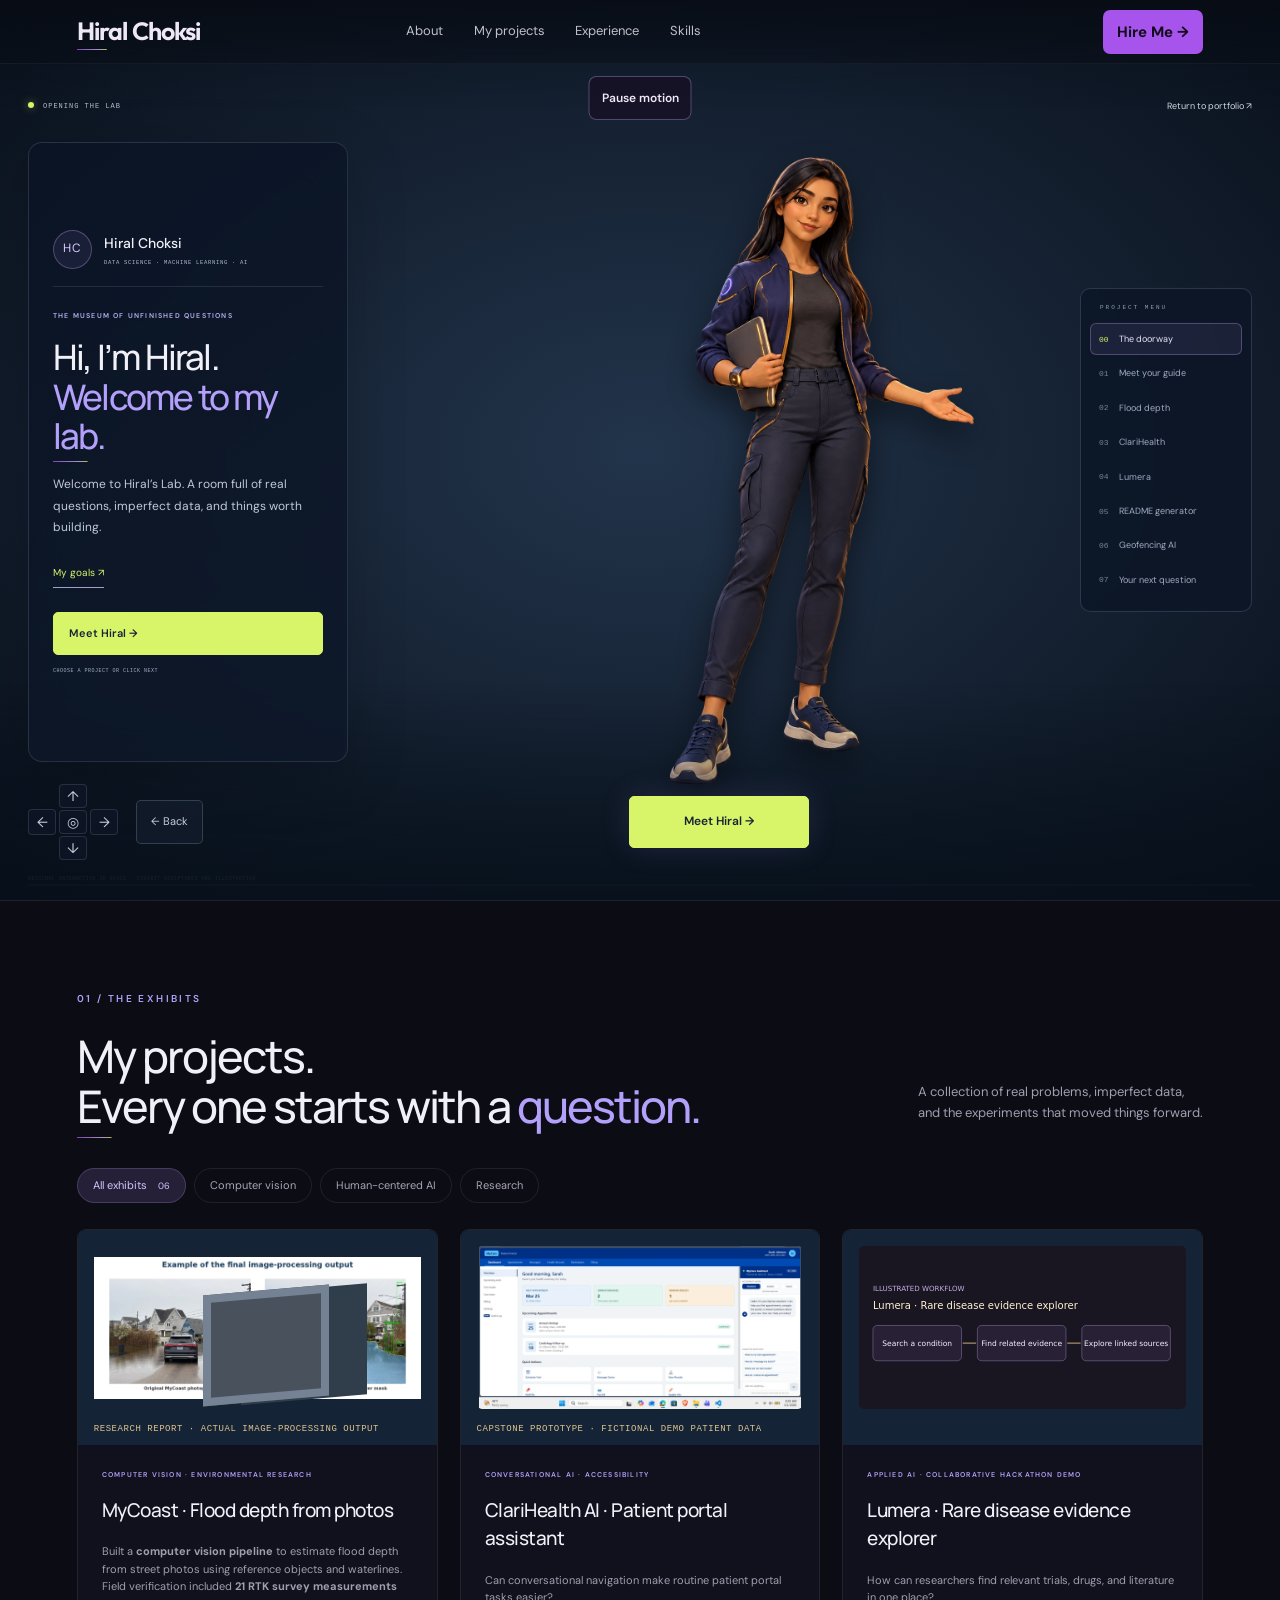
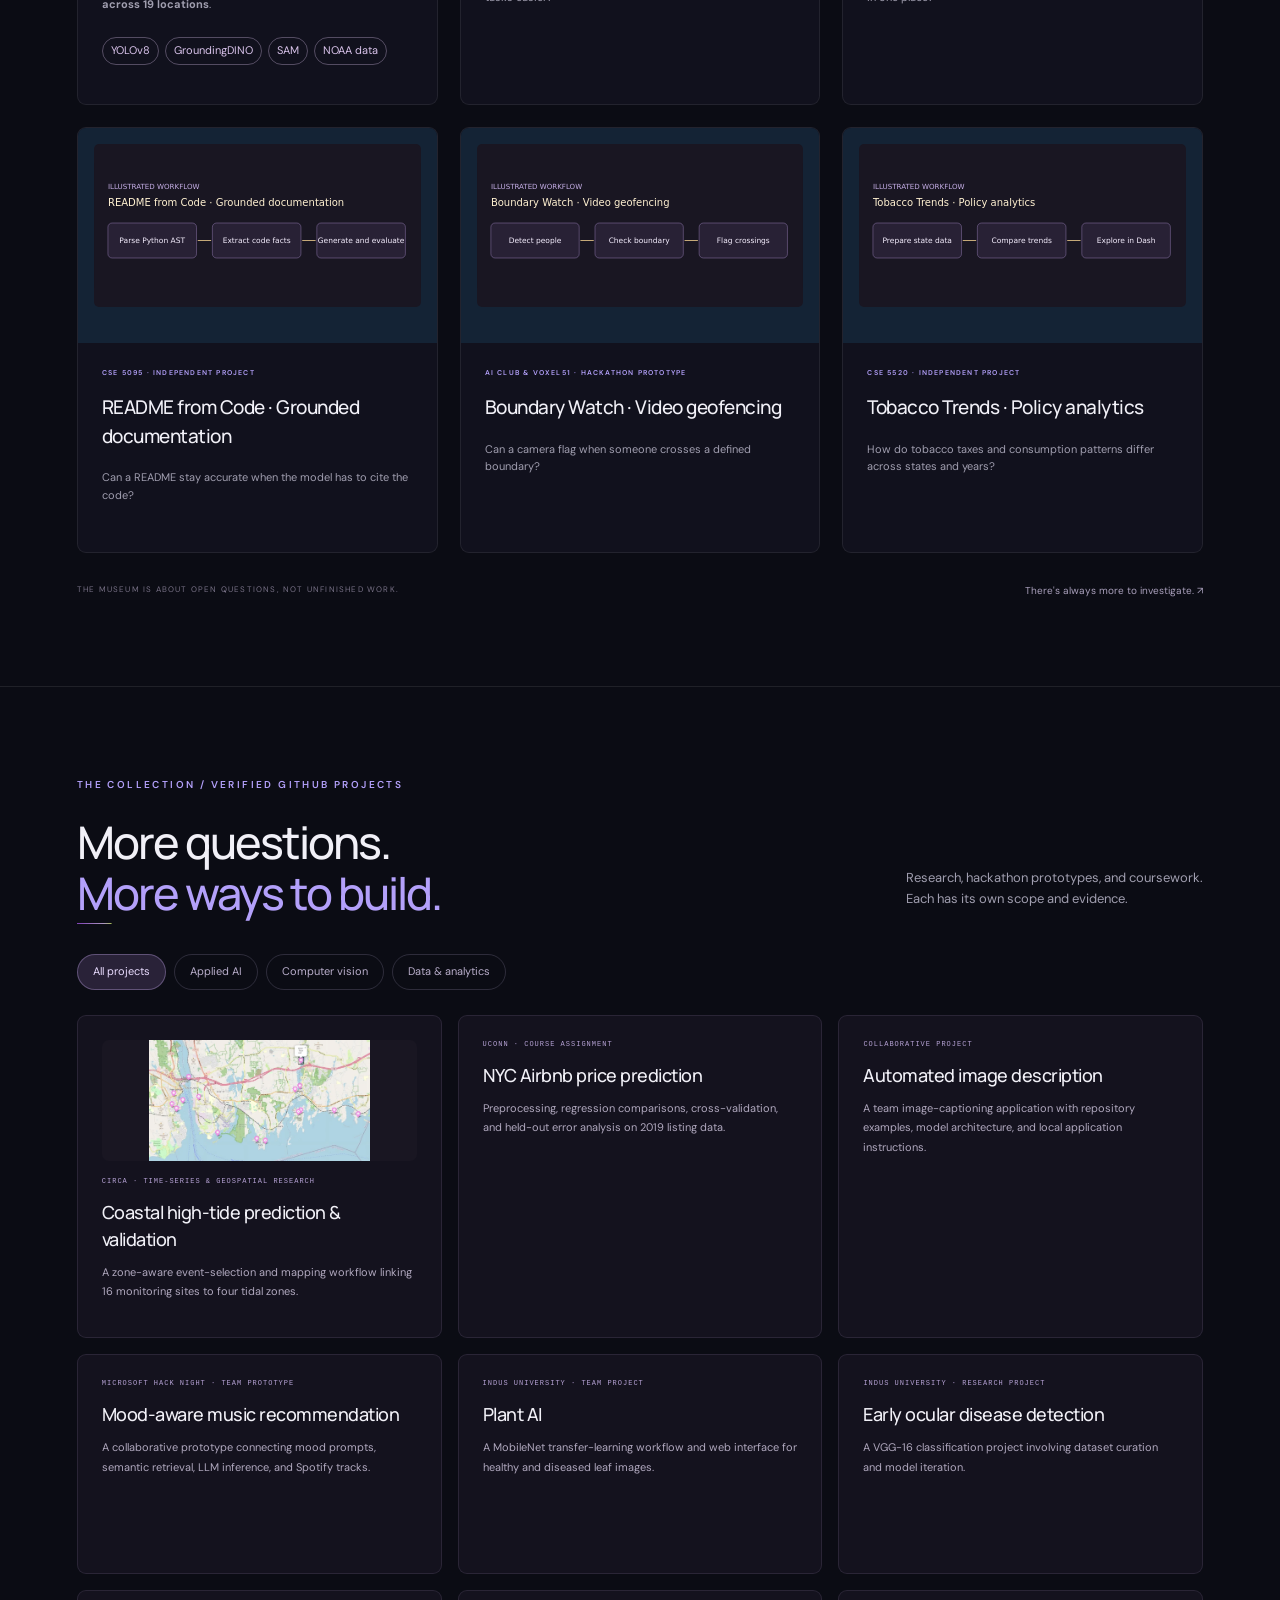
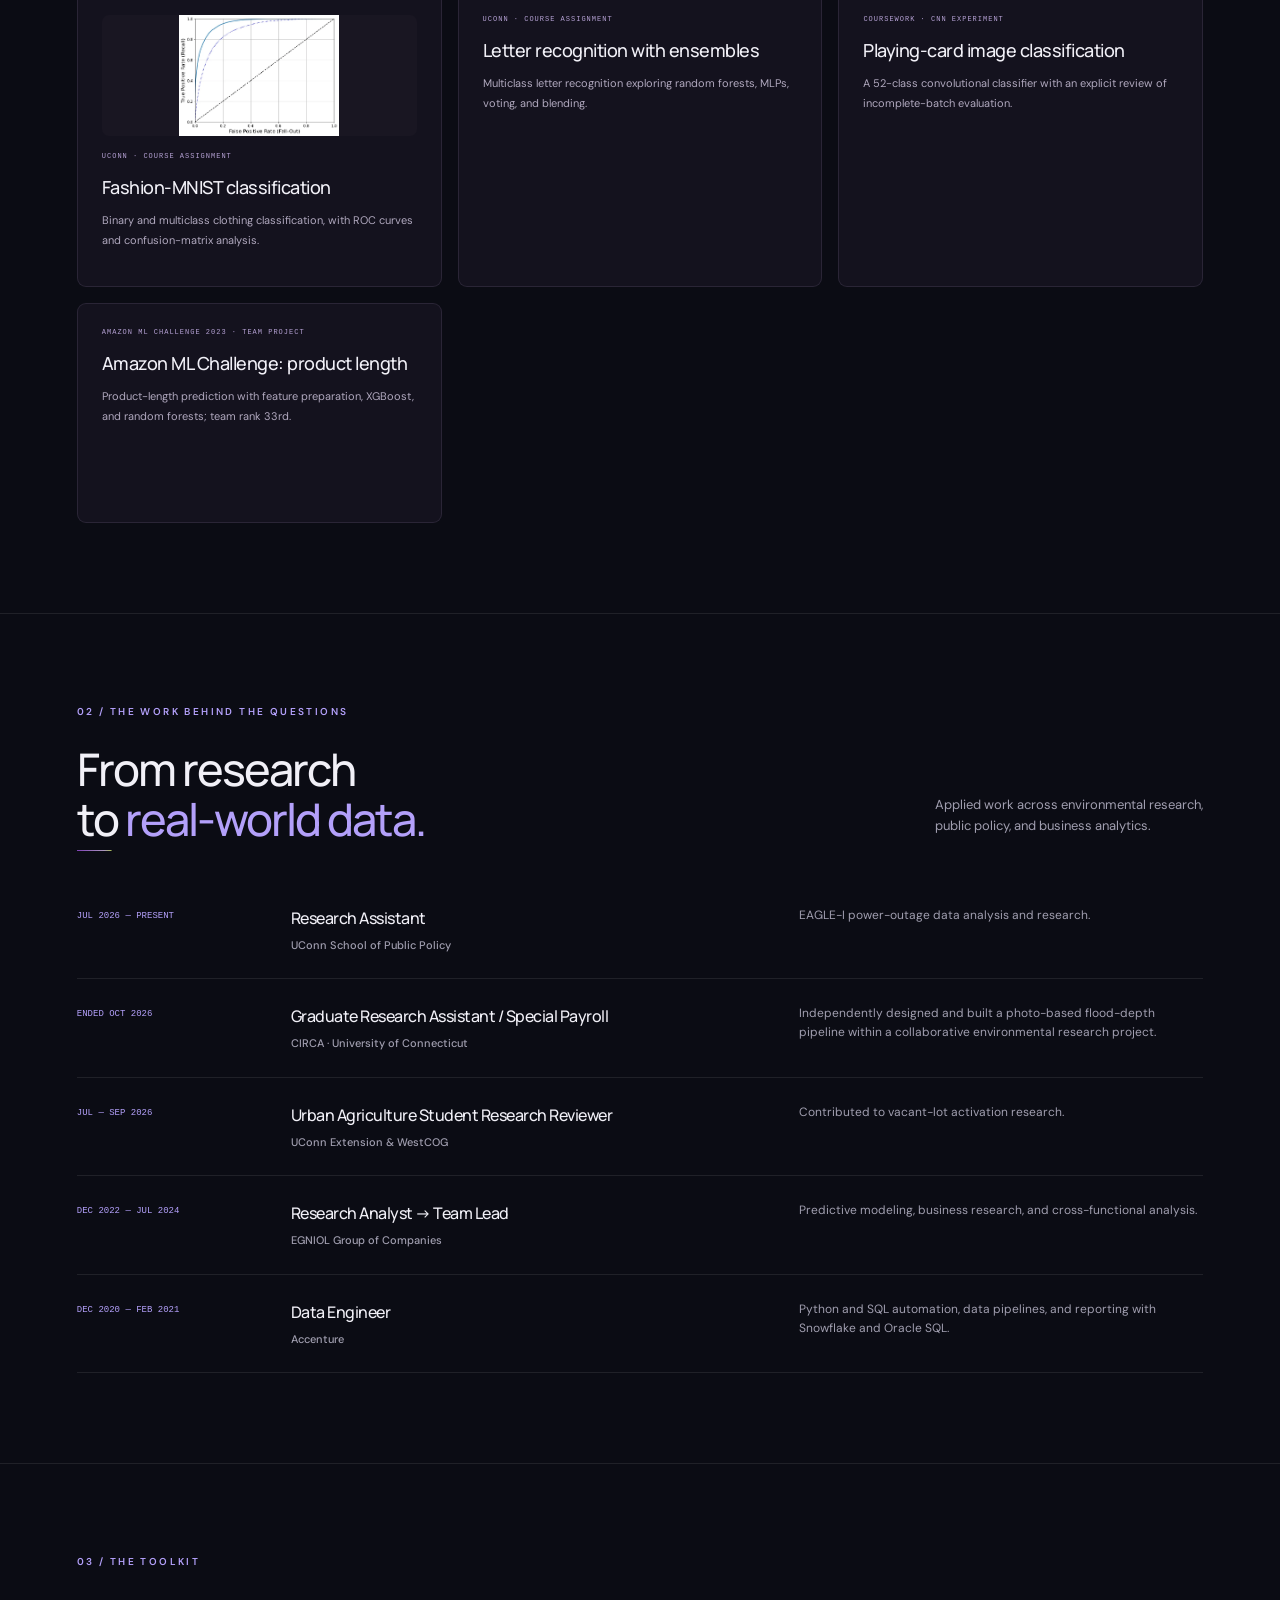
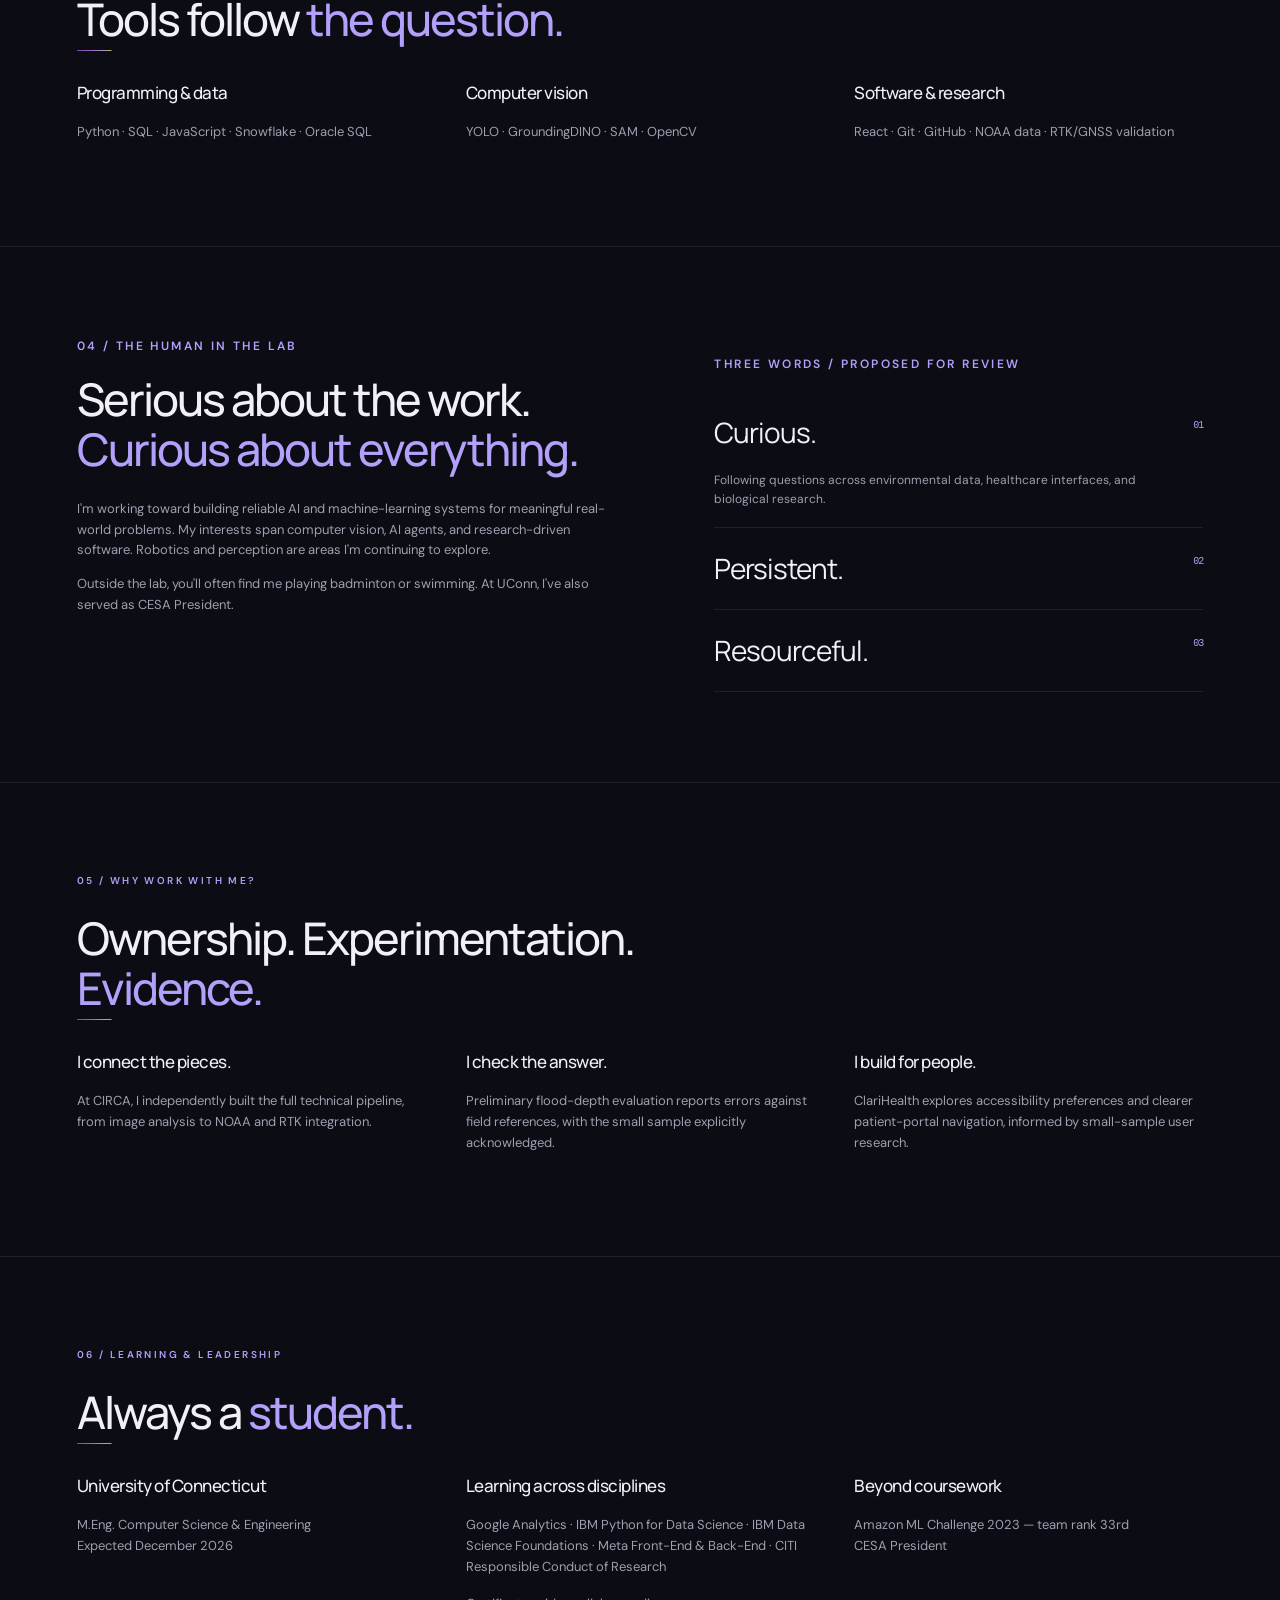
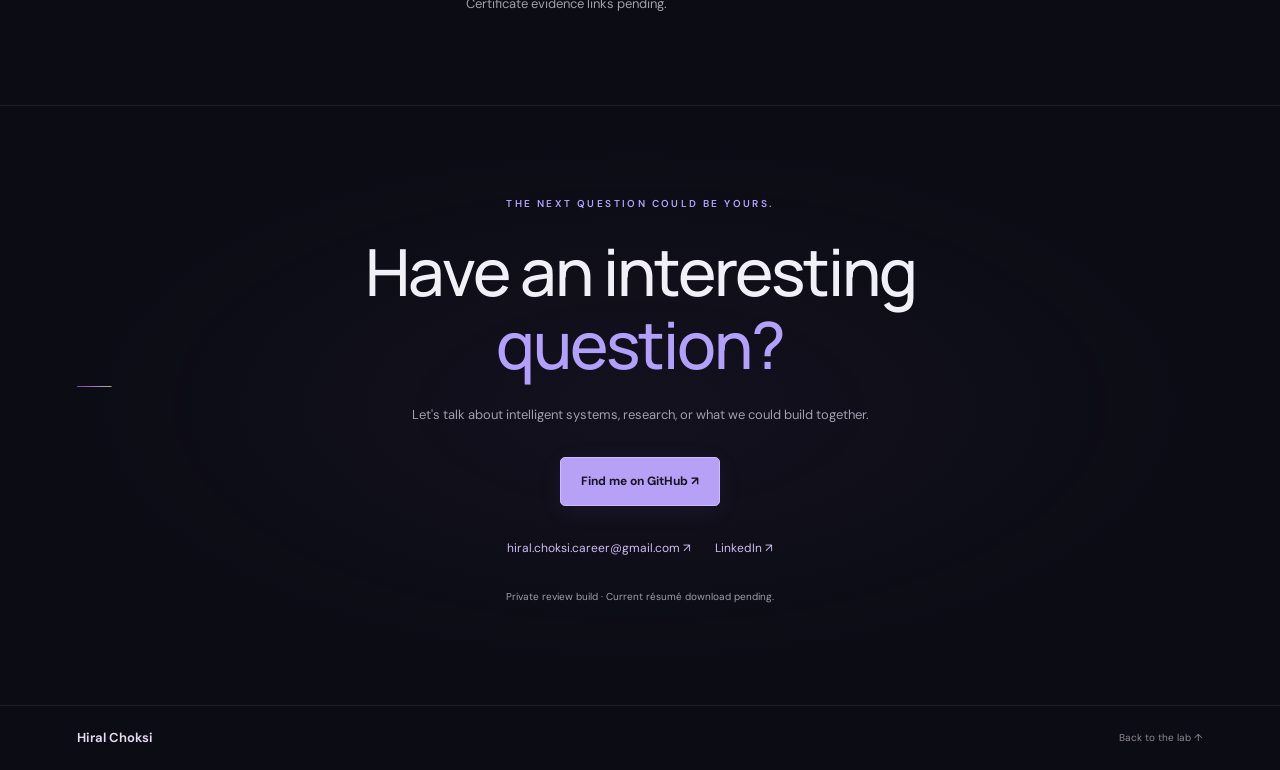
<file: gallery.html>
<!doctype html><html lang="en"><head><meta charset="utf-8"><meta name="viewport" content="width=device-width,initial-scale=1"><meta name="theme-color" content="#0b0c15"><meta name="description" content="Hiral Choksi — applied machine learning, computer vision and human-centered AI. Explore the questions behind her engineering work."><title>Hiral's Lab — A Museum of Unfinished Questions</title><link rel="stylesheet" href="style.css?v=goals-avatar-right"></head><body><a class="skip" href="#main">Skip to content</a><header class="site-header"><a class="brand" href="portfolio.html#about">Hiral Choksi</a><nav id="main-nav" aria-label="Main"><a href="portfolio.html#about">About</a><a href="#museum">My projects</a><a href="portfolio.html#experience">Experience</a><a href="portfolio.html#skills">Skills</a></nav><div class="header-actions"><button class="menu-toggle outline" type="button" aria-expanded="false" aria-controls="main-nav">Menu</button><a class="hire-me" href="portfolio.html#contact">Hire Me →</a></div></header><main id="main"><section id="lab-journey" aria-label="Click through Hiral's 3D laboratory"><div id="room-frame"><div id="room-world"><canvas id="lab-canvas" tabindex="0" aria-label="3D lab interior. Use Next, Back, or the project menu to travel. Drag to look around, or use the room navigation buttons."></canvas><div id="room-fallback" hidden><p>Your browser cannot render the room.</p><a class="primary" href="#museum">Explore the projects instead ↗</a></div></div><div class="lab-neon" aria-hidden="true">Hiral’s Lab<span class="lab-sign-project">MY PROJECTS</span><span class="lab-sign-gallery">(MY GALLERY)</span></div><div id="welcome-art" aria-hidden="true"><img src="assets/host-transparent.webp" alt="" fetchpriority="high"><img class="host-back" src="assets/host-back.webp" alt="" loading="eager"></div><aside class="skyline-goals" aria-labelledby="skyline-goals-title">
  <div class="goals-heading">
    <div><p class="goals-horizon">January 2027 → January 2029</p><h2 id="skyline-goals-title">Where I see myself</h2></div>
    <button type="button" class="goals-return" aria-label="Back to the lab doorway">← Back</button>
  </div>
  <ol>
    <li><strong>Grow into an applied data scientist</strong><span>Own a project from the first question to a model people use.</span></li>
    <li><strong>Make research useful in the field</strong><span>Use computer vision and forecasting to help communities prepare for hazards.</span></li>
    <li><strong>Build agents that show their work</strong><span>Build AI agents that cite their sources and ask before taking important actions.</span></li>
  </ol>
</aside><div class="room-shade"></div><button id="door-enter" aria-label="Enter the 3D lab"><span class="door-label-copy">Enter the<br><strong>3D lab</strong></span><span class="door-label-arrow" aria-hidden="true">↗</span></button><div class="room-topline"><span><span class="status-dot"></span><span id="render-status">OPENING THE LAB</span></span><span class="room-location" id="room-location">00 / AT THE THRESHOLD</span><a href="portfolio.html#museum">Return to portfolio ↗</a></div><div class="room-caption" id="room-caption"><div class="story-author"><span class="creator-mark">HC</span><span><b>Hiral Choksi</b><small>DATA SCIENCE · MACHINE LEARNING · AI</small></span></div><p class="eyebrow" id="chapter-eyebrow">THE MUSEUM OF UNFINISHED QUESTIONS</p><h1 id="chapter-title">Hi, I’m Hiral.<br><em>Welcome to my lab.</em></h1><p id="chapter-description">Welcome to Hiral’s Lab. A room full of real questions, imperfect data, and things worth building.</p><button class="primary" id="enter-lab" hidden>Come inside <span>↓</span></button><section id="flood-controls" hidden aria-label="Illustrative flood-depth experiment"><p class="sim-badge">INTERACTIVE EXPLANATION · SIMULATED</p><p>Select Run demo to replay the scan.</p><label for="flood-water">Water level <input id="flood-water" type="range" min="10" max="70" value="42" step="1"></label><label for="flood-quality">Image evidence <select id="flood-quality"><option value="clear">Clear reference</option><option value="poor">Blurry / obscured reference</option></select></label><p id="flood-scan-stage">01 / Detect car + reference</p><output id="flood-sim-result" for="flood-water flood-quality">42 cm · simulated depth</output></section><button id="room-experiment" class="experiment-button" hidden>Try the boundary experiment ⌘</button><button id="open-goals" class="room-guide-button">My goals ↗</button><small class="host-drag-hint">← My goals · → Enter the lab</small><button id="story-next" class="story-next">Meet Hiral →</button><span class="room-scroll-hint" id="room-scroll-hint"><span>↓</span> CHOOSE A PROJECT OR CLICK NEXT</span></div><button class="primary" id="run-flood-demo" hidden>Run demo</button><button class="primary" id="room-exhibit" hidden>View project details <span>↗</span></button><nav class="room-map" aria-label="Jump to a gallery station"><span class="map-heading">PROJECT MENU</span><button data-room-stop="0" aria-label="The doorway" aria-pressed="true" class="current"><i>00</i><span>The doorway</span></button><button data-room-stop="1" aria-label="Meet your guide" aria-pressed="false" class=""><i>01</i><span>Meet your guide</span></button><button data-room-stop="2" aria-label="Flood depth estimation" aria-pressed="false" class=""><i>02</i><span>Flood depth</span></button><button data-room-stop="3" aria-label="ClariHealth" aria-pressed="false" class=""><i>03</i><span>ClariHealth</span></button><button data-room-stop="4" aria-label="Lumera" aria-pressed="false" class=""><i>04</i><span>Lumera</span></button><button data-room-stop="5" aria-label="Grounded code" aria-pressed="false" class=""><i>05</i><span>README generator</span></button><button data-room-stop="6" aria-label="Boundary lab" aria-pressed="false" class=""><i>06</i><span>Geofencing AI</span></button><button data-room-stop="7" aria-label="Your next question" aria-pressed="false" class=""><i>07</i><span>Your next question</span></button></nav><div class="room-controls"><div class="look-controls" aria-label="Look around"><button data-look="left" aria-label="Look left">←</button><div><button data-look="up" aria-label="Look up">↑</button><button data-look="reset" aria-label="Center view">◎</button><button data-look="down" aria-label="Look down">↓</button></div><button data-look="right" aria-label="Look right">→</button></div><div class="control-copy"><b>Take a look around.</b><span>DRAG TO LOOK · CLICK NEXT TO EXPLORE</span></div><button id="previous-room" aria-label="Go to the previous gallery station">← Back</button><button id="next-room" aria-label="Move to the next room station">Meet Hiral →</button></div><button id="motion">Pause motion</button><div class="room-progress" role="progressbar" aria-label="Journey progress" aria-valuemin="0" aria-valuemax="100" aria-valuenow="0"><span id="room-progress-fill"></span></div><div id="room-speech" aria-hidden="true"><b>Hi! I’m your lab guide.</b><span>Hiral built me. Ready to see her work?</span></div><p class="room-art-note">ORIGINAL INTERACTIVE 3D SPACE · EXHIBIT SCULPTURES ARE ILLUSTRATIVE</p></div></section><section id="museum" class="museum"><div class="section-heading"><div><p class="eyebrow">01 / THE EXHIBITS</p><h2>My projects.<br>Every one starts with a <em>question.</em></h2></div><p>A collection of real problems, imperfect data,<br>and the experiments that moved things forward.</p></div><div class="filters" aria-label="Filter exhibits"><button class="active" data-filter="all">All exhibits <small>03</small></button><button data-filter="vision">Computer vision</button><button data-filter="ai">Human-centered AI</button><button data-filter="research">Research</button></div><div class="exhibits"><article class="exhibit flood" data-domain="vision" data-project="flood"><div class="art flood-art"><span class="scanbox">REFERENCE OBJECT</span><div class="water"></div><span class="art-note">ILLUSTRATIVE PIPELINE VISUAL</span><span class="index">EXHIBIT 001</span></div><div class="card-content"><p class="eyebrow">COMPUTER VISION · ENVIRONMENTAL RESEARCH</p><h3>Can a photograph tell us<br>how deep floodwater is?</h3><p>Finding measurable signals in imperfect images.</p><footer><span>CIRCA / Flood depth estimation</span><span>↗</span></footer></div></article><article class="exhibit health" data-domain="ai" data-project="health"><div class="art health-art"><span class="index">EXHIBIT 002</span><div class="chat-art"><span>How can I help today?</span><span>When is my next visit?</span><span class="lines">━━━ ━━━<br>━━━━━</span></div><span class="art-note">CONCEPTUAL INTERFACE</span></div><div class="card-content"><p class="eyebrow">CONVERSATIONAL AI · ACCESSIBILITY</p><h3>What if healthcare felt<br>easier to navigate?</h3><p>Designing around the way people ask for help.</p><footer><span>ClariHealth AI / Capstone</span><span>↗</span></footer></div></article><article class="exhibit bio" data-domain="research" data-project="lumera"><div class="art bio-art"><span class="index">EXHIBIT 003</span><div class="helix">⠿<br>⠿<br>⠿<br>⠿</div><span class="art-note">ILLUSTRATIVE BIOLOGICAL MOTIF</span></div><div class="card-content"><p class="eyebrow">BIOLOGICAL DATA · EXPLORATORY RESEARCH</p><h3>What possibilities hide<br>inside biological data?</h3><p>A question at the heart of rare-disease research.</p><footer><span>Lumera / Research project</span><span>↗</span></footer></div></article></div><p class="museum-note">THE MUSEUM IS ABOUT OPEN QUESTIONS, NOT UNFINISHED WORK. <span>There's always more to investigate. ↗</span></p></section><section id="project-archive"><div class="section-heading"><div><p class="eyebrow">THE COLLECTION / VERIFIED GITHUB PROJECTS</p><h2>More questions.<br><em>More ways to build.</em></h2></div><p>Research, hackathon prototypes, and coursework.<br>Each has its own scope and evidence.</p></div><div class="archive-filters" aria-label="Filter the project collection"><button data-collection="all" aria-pressed="true">All projects</button><button data-collection="ai" aria-pressed="false">Applied AI</button><button data-collection="vision" aria-pressed="false">Computer vision</button><button data-collection="data" aria-pressed="false">Data & analytics</button></div><div id="project-collection" class="project-collection"></div></section><section id="experience"><div class="section-heading"><div><p class="eyebrow">02 / THE WORK BEHIND THE QUESTIONS</p><h2>From research<br>to <em>real-world data.</em></h2></div><p>Applied work across environmental research,<br>public policy, and business analytics.</p></div><div class="timeline"><article><p>JUL 2026 — PRESENT</p><h3>Research Assistant <span>UConn School of Public Policy</span></h3><p>EAGLE-I power-outage data analysis and research.</p></article><article><p>ENDED OCT 2026</p><h3>Graduate Research Assistant / Special Payroll <span>CIRCA · University of Connecticut</span></h3><p>Independently designed and built a photo-based flood-depth pipeline within a collaborative environmental research project.</p></article><article><p>JUL — SEP 2026</p><h3>Urban Agriculture Student Research Reviewer <span>UConn Extension & WestCOG</span></h3><p>Contributed to vacant-lot activation research.</p></article><article><p>DEC 2022 — JUL 2024</p><h3>Research Analyst → Team Lead <span>EGNIOL Group of Companies</span></h3><p>Predictive modeling, business research, and cross-functional analysis.</p></article><article><p>DEC 2020 — FEB 2021</p><h3>Data Engineer <span>Accenture</span></h3><p>Python and SQL automation, data pipelines, and reporting with Snowflake and Oracle SQL.</p></article></div></section><section id="skills"><p class="eyebrow">03 / THE TOOLKIT</p><h2>Tools follow <em>the question.</em></h2><div class="skills"><article><h3>Programming & data</h3><p>Python · SQL · JavaScript · Snowflake · Oracle SQL</p></article><article><h3>Computer vision</h3><p>YOLO · GroundingDINO · SAM · OpenCV</p></article><article><h3>Software & research</h3><p>React · Git · GitHub · NOAA data · RTK/GNSS validation</p></article></div></section><section id="about" class="about"><div><p class="eyebrow">04 / THE HUMAN IN THE LAB</p><h2>Serious about the work.<br><em>Curious about everything.</em></h2><p>I'm working toward building reliable AI and machine-learning systems for meaningful real-world problems. My interests span computer vision, AI agents, and research-driven software. Robotics and perception are areas I'm continuing to explore.</p><p>Outside the lab, you'll often find me playing badminton or swimming. At UConn, I've also served as CESA President.</p></div><div class="qualities"><p class="eyebrow">THREE WORDS / PROPOSED FOR REVIEW</p><details open><summary>Curious. <span>01</span></summary><p>Following questions across environmental data, healthcare interfaces, and biological research.</p></details><details><summary>Persistent. <span>02</span></summary><p>Working through blurry photographs, uncertain reference objects, and the need to validate estimates against measurements.</p></details><details><summary>Resourceful. <span>03</span></summary><p>Connecting detection, segmentation, water-level data, and field measurements in an independently built pipeline.</p></details></div></section><section id="why"><p class="eyebrow">05 / WHY WORK WITH ME?</p><h2>Ownership. Experimentation.<br><em>Evidence.</em></h2><div class="skills"><article><h3>I connect the pieces.</h3><p>At CIRCA, I independently built the full technical pipeline, from image analysis to NOAA and RTK integration.</p></article><article><h3>I check the answer.</h3><p>Preliminary flood-depth evaluation reports errors against field references, with the small sample explicitly acknowledged.</p></article><article><h3>I build for people.</h3><p>ClariHealth explores accessibility preferences and clearer patient-portal navigation, informed by small-sample user research.</p></article></div></section><section id="credentials"><p class="eyebrow">06 / LEARNING & LEADERSHIP</p><h2>Always a <em>student.</em></h2><div class="skills"><article><h3>University of Connecticut</h3><p>M.Eng. Computer Science & Engineering<br>Expected December 2026</p></article><article><h3>Learning across disciplines</h3><p>Google Analytics · IBM Python for Data Science · IBM Data Science Foundations · Meta Front-End & Back-End · CITI Responsible Conduct of Research</p><small>Certificate evidence links pending.</small></article><article><h3>Beyond coursework</h3><p>Amazon ML Challenge 2023 — team rank 33rd<br>CESA President</p></article></div></section><section id="contact" class="contact"><p class="eyebrow">THE NEXT QUESTION COULD BE YOURS.</p><h2>Have an interesting<br><em>question?</em></h2><p>Let's talk about intelligent systems, research, or what we could build together.</p><a class="primary" href="https://github.com/HIRAL13CHOKSI" target="_blank" rel="noreferrer">Find me on GitHub ↗</a><div class="contact-links"><a href="mailto:hiral.choksi.career@gmail.com">hiral.choksi.career@gmail.com ↗</a><a href="https://www.linkedin.com/in/hiralchoksi" target="_blank" rel="noreferrer">LinkedIn ↗</a></div><p class="pending">Private review build · Current résumé download pending.</p></section></main><footer class="site-footer"><span class="footer-name">Hiral Choksi</span><a href="#">Back to the lab ↑</a></footer><dialog id="project-dialog" aria-labelledby="project-panel-title"><div class="project-panel-header"><h2 id="project-panel-title"></h2><button class="dialog-close" aria-label="Close exhibit" autofocus>×</button></div><div id="project-detail"></div></dialog><dialog id="experiment-dialog" aria-labelledby="experiment-title"><button id="close-experiment" class="dialog-close" aria-label="Close experiment">×</button><p class="eyebrow">THE BOUNDARY LAB / HANDS-ON GEOMETRY</p><h2 id="experiment-title">Teach the robot<br>where the boundary is.</h2><p>Drag the robot, click the field, or use the arrow keys. The point-in-polygon check tracks the robot’s center as you move.</p><svg id="boundary-field" viewBox="0 0 480 280" role="application" tabindex="0" aria-label="Boundary experiment. Arrow keys move the robot. The purple polygon is the defined zone."><defs><pattern id="grid" width="24" height="24" patternUnits="userSpaceOnUse"><path d="M 24 0 L 0 0 0 24" fill="none" stroke="#29384b" stroke-width="1"/></pattern></defs><rect width="480" height="280" fill="#0e1828"/><rect width="480" height="280" fill="url(#grid)"/><polygon id="boundary-zone" points="80,60 350,40 410,180 270,235 70,200" fill="#9c86e71e" stroke="#b6a1f4" stroke-width="2" stroke-dasharray="7 5"/><g id="boundary-token" transform="translate(230 130)"><circle r="24" fill="#8fe0cb22"/><rect x="-16" y="-13" width="32" height="26" rx="8" fill="#d5e2ef"/><rect x="-12" y="-9" width="24" height="17" rx="5" fill="#0e1828"/><circle cx="-5" cy="-1" r="2" fill="#a4f4df"/><circle cx="5" cy="-1" r="2" fill="#a4f4df"/></g></svg><div id="boundary-result" role="status" aria-live="polite">INSIDE THE ZONE · No boundary crossing</div><div class="experiment-actions"><button id="boundary-inside">Move inside</button><button id="boundary-outside">Move outside</button><button id="boundary-reset">Reset</button></div><pre id="boundary-code">point_in_polygon(robot_position, zone) → true</pre><p class="experiment-note">Interactive geometry simulation. No camera, object detector, trained model, or visitor-data collection is involved. The original Geofencing AI prototype uses YOLOv8 and OpenCV; this experiment isolates the boundary-checking idea.</p><a href="https://github.com/HIRAL13CHOKSI/Geofencing-AI" target="_blank" rel="noreferrer">Explore the original prototype ↗</a></dialog><script src="welcome.js"></script><script src="speech.js?v=instant-greeting"></script><script src="app.js?v=footer-quote"></script><script src="project-data.js?v=field-evaluation"></script><script src="collection.js?v=lab-only-dialogs"></script><script src="experiment.js"></script><script type="module" src="room.js?v=straight-skyline"></script><script src="recruiter-layout.js" defer></script></body></html>
</file>
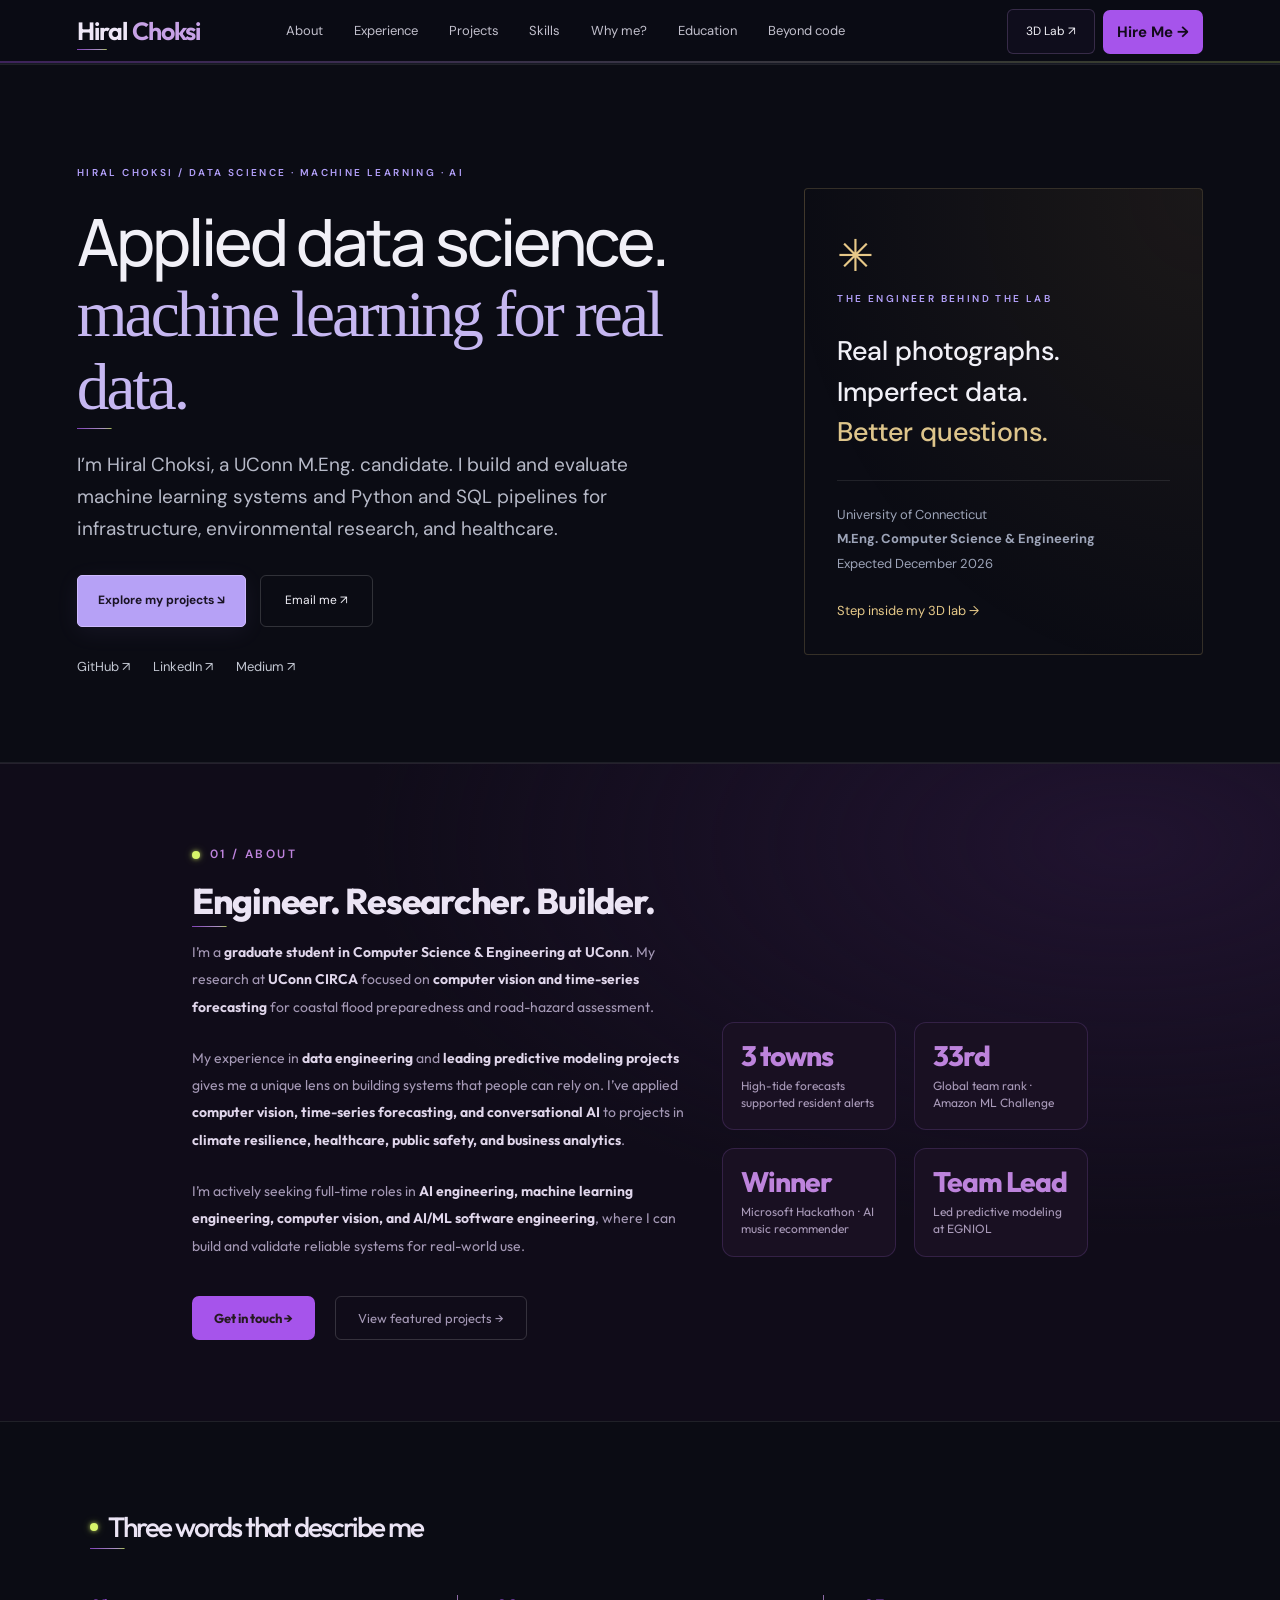
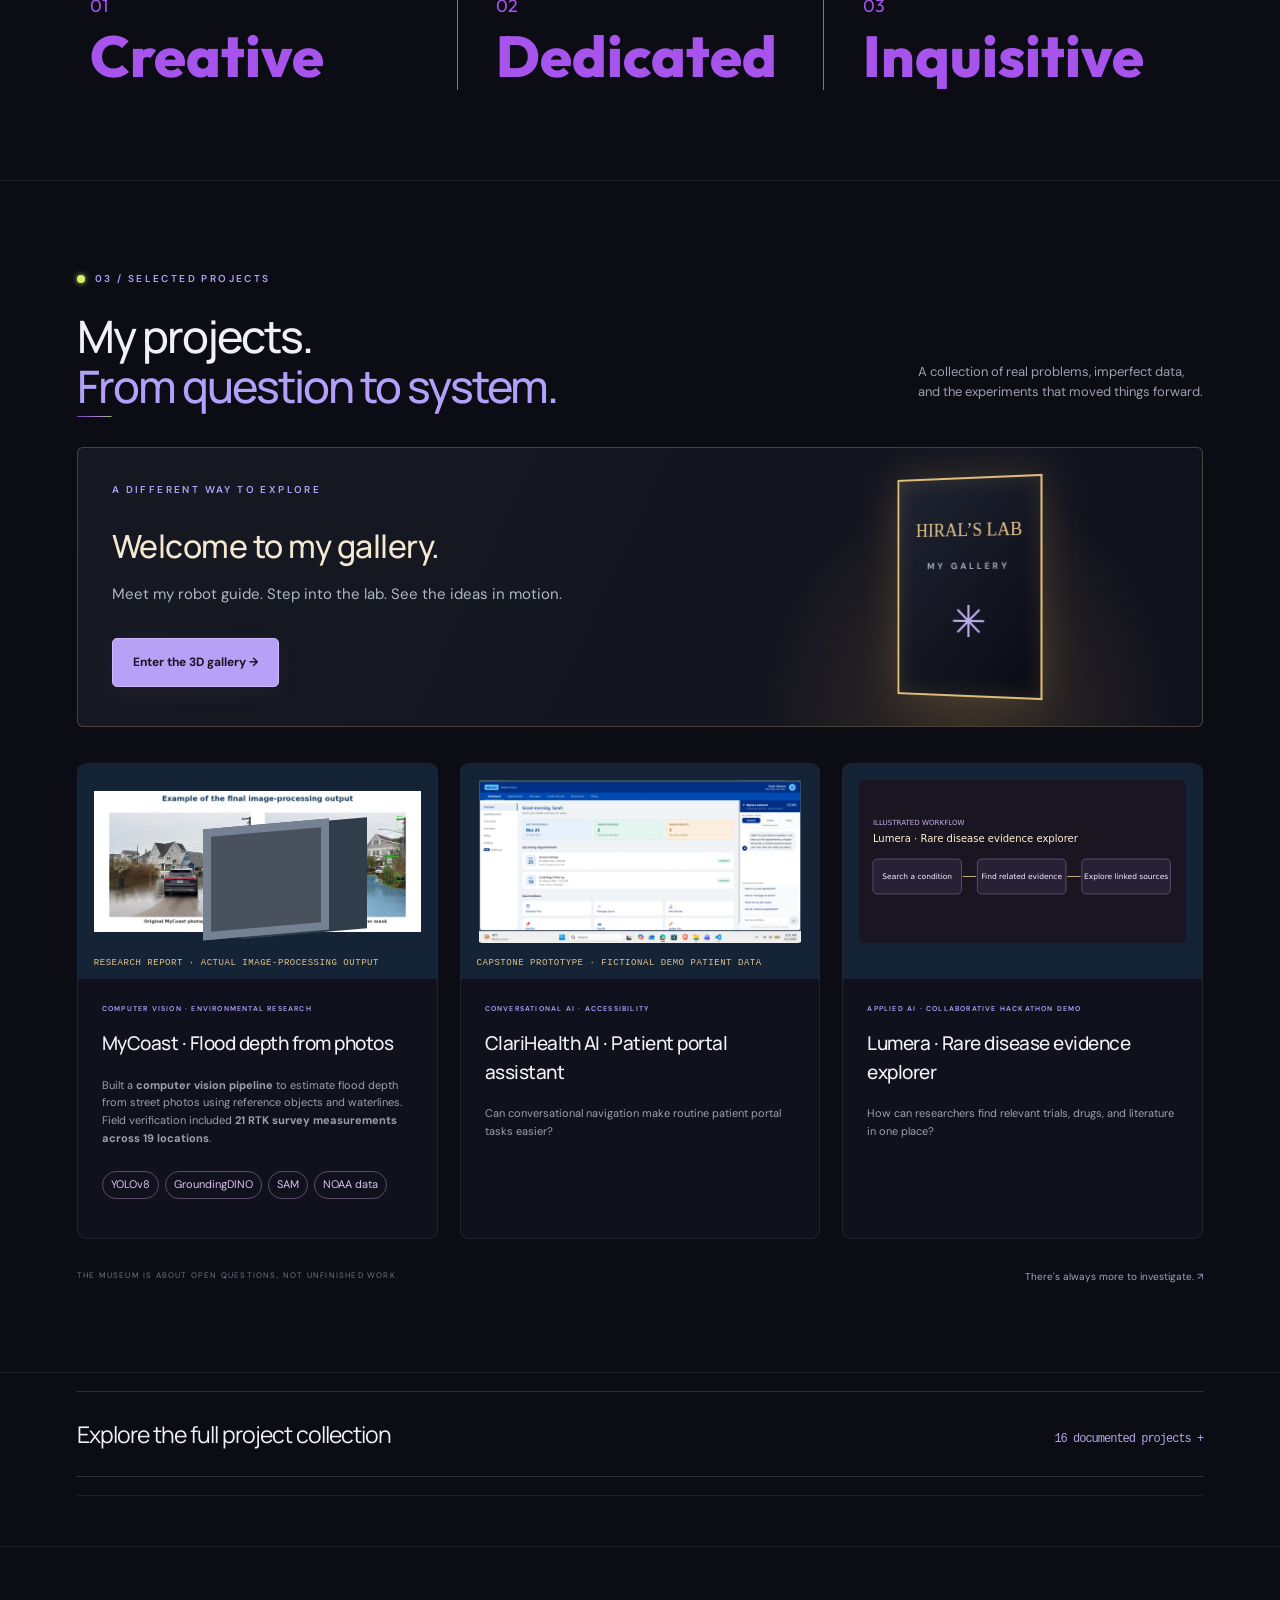
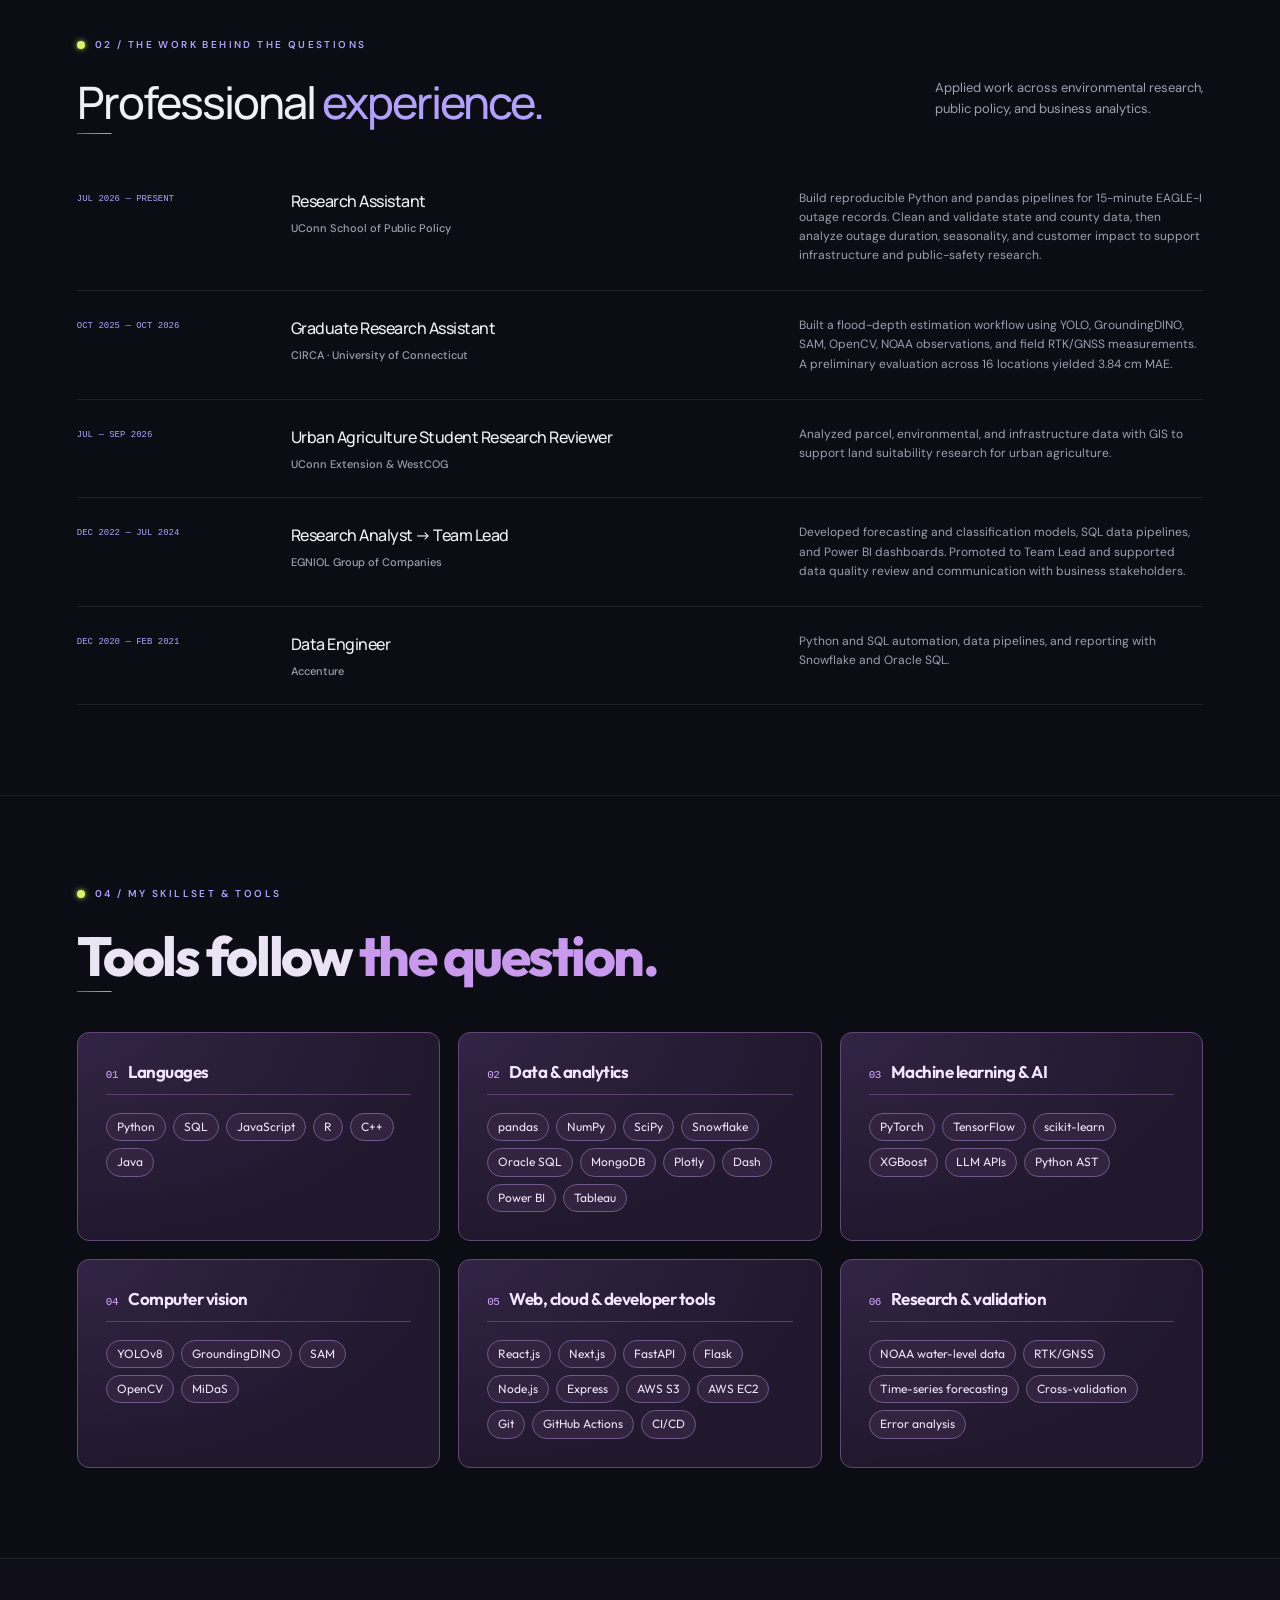
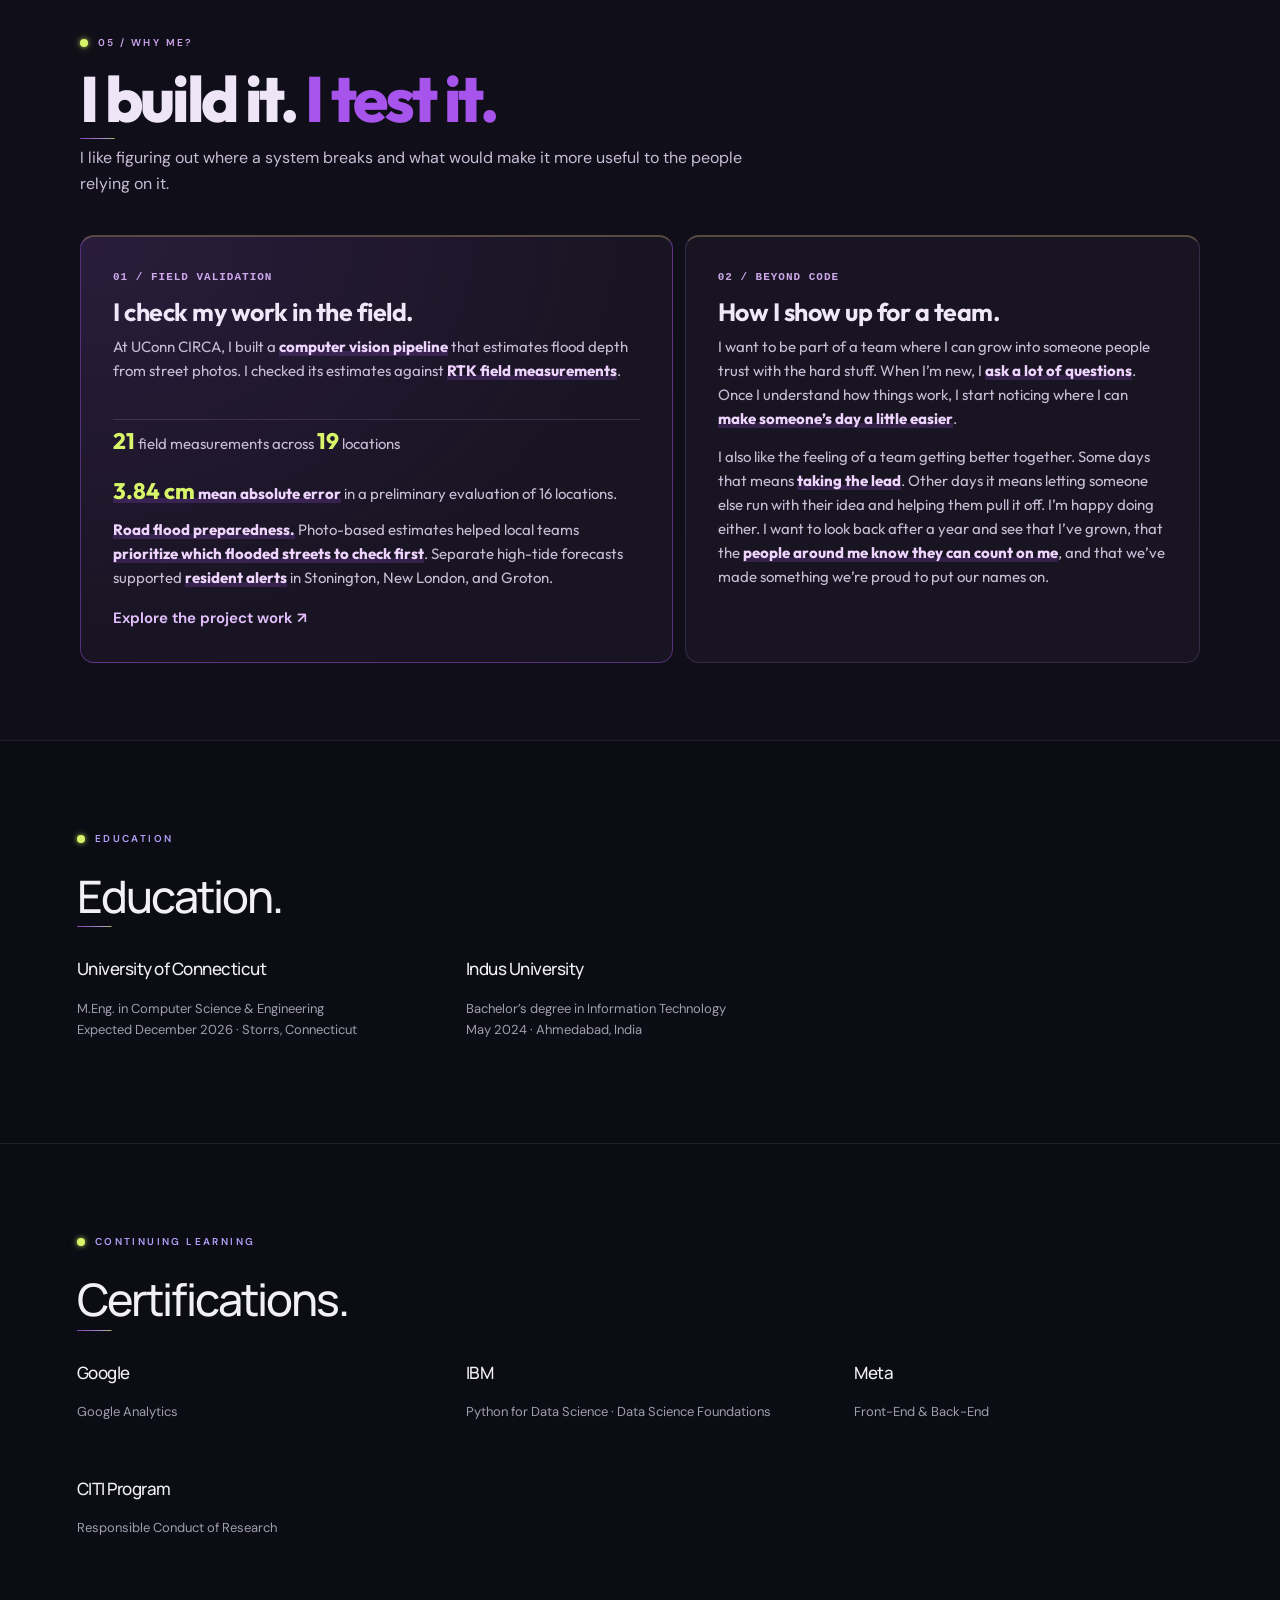
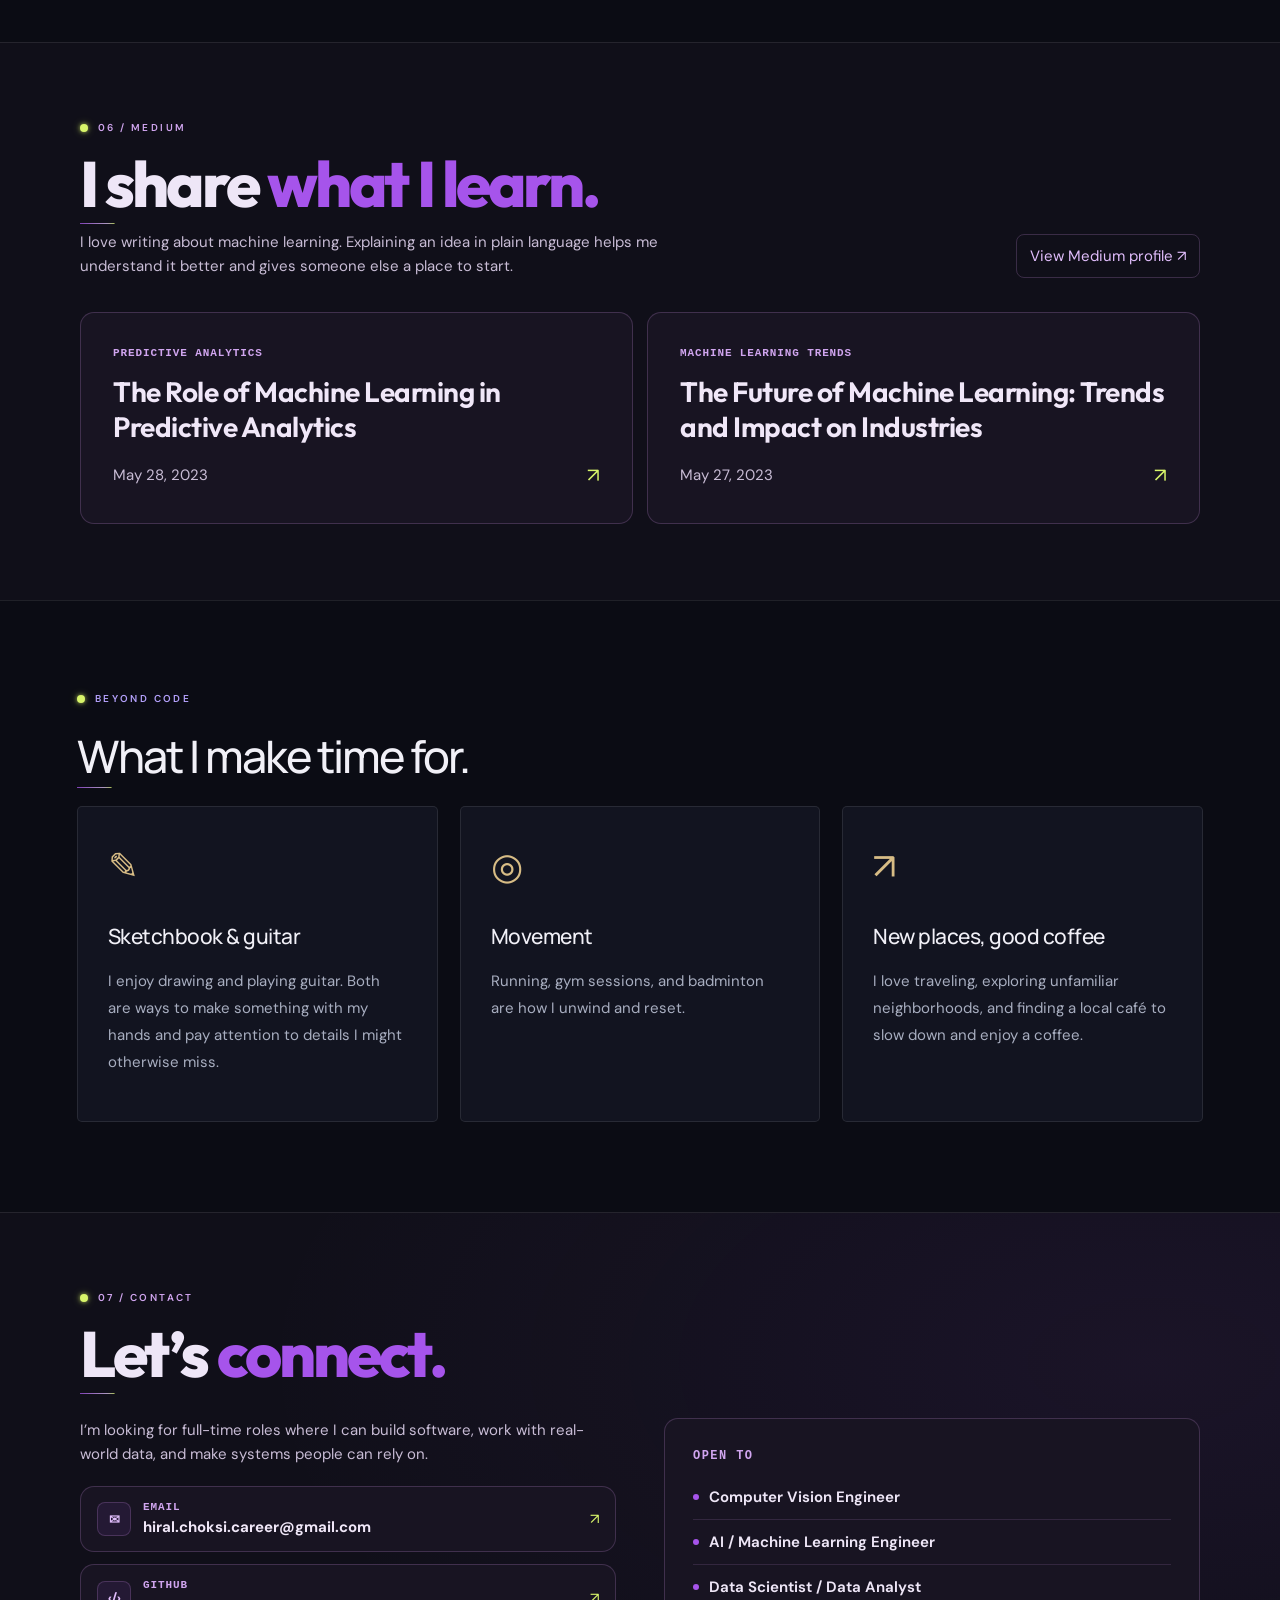
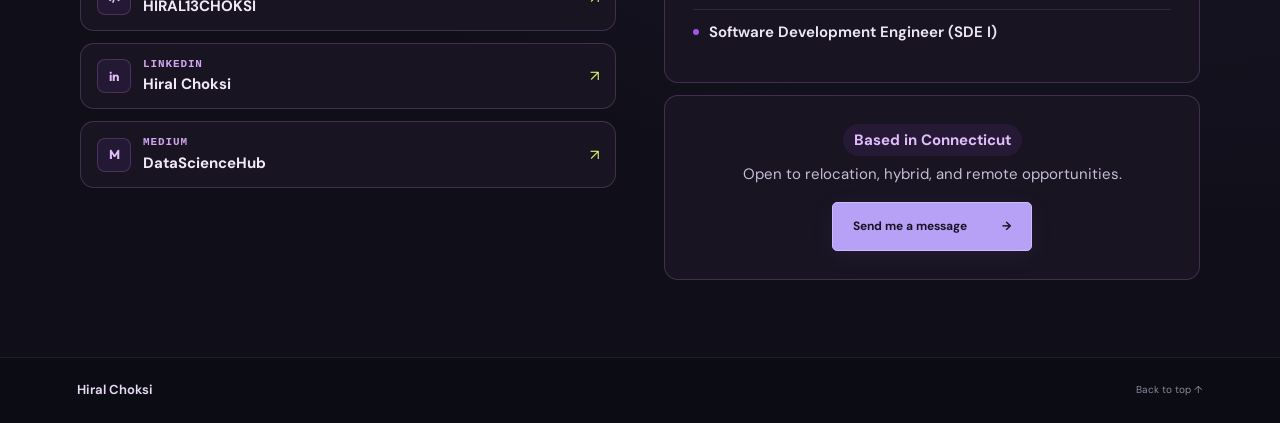
<file: portfolio.html>
<!doctype html><html lang="en"><head><meta charset="utf-8"><meta name="viewport" content="width=device-width,initial-scale=1"><meta name="theme-color" content="#0b0c15"><meta name="description" content="Hiral Choksi — applied machine learning, computer vision and human-centered AI. Explore the questions behind her engineering work."><title>Hiral's Lab — A Museum of Unfinished Questions</title><link rel="stylesheet" href="style.css?v=lab-motion-control"></head><body class="portfolio-home"><a class="skip" href="#main">Skip to content</a><header class="site-header"><a class="brand" href="#about"><span class="wordmark-first">Hiral</span> <span class="wordmark-last">Choksi</span></a><nav id="main-nav" aria-label="Main"><a href="#about">About</a><a href="#experience">Experience</a><a href="#museum">Projects</a><a href="#skills">Skills</a><a href="#why">Why me?</a><a href="#credentials">Education</a><a href="#beyond">Beyond code</a></nav><div class="header-actions"><a class="outline header-contact" href="index.html">3D Lab ↗</a><button class="menu-toggle outline" type="button" aria-expanded="false" aria-controls="main-nav">Menu</button><a class="hire-me" href="#contact">Hire Me →</a></div><div id="site-motion"></div></header><main id="main"><section class="portfolio-hero"><div class="hero-main"><p class="eyebrow">HIRAL CHOKSI / DATA SCIENCE · MACHINE LEARNING · AI</p><h1>Applied data science.<br><em>machine learning for real data.</em></h1><p class="hero-intro">I’m Hiral Choksi, a UConn M.Eng. candidate. I build and evaluate machine learning systems and Python and SQL pipelines for infrastructure, environmental research, and healthcare.</p><div class="hero-actions"><a class="primary" href="#museum">Explore my projects ↘</a><a class="outline" href="mailto:hiral.choksi.career@gmail.com">Email me ↗</a></div><div class="hero-links"><a href="https://github.com/HIRAL13CHOKSI" target="_blank" rel="noreferrer">GitHub ↗</a><a href="https://www.linkedin.com/in/hiralchoksi" target="_blank" rel="noreferrer">LinkedIn ↗</a><a href="https://medium.com/@hiral.choksi13">Medium ↗</a></div></div><aside class="hero-note"><span class="note-symbol" aria-hidden="true">✳</span><p class="eyebrow">THE ENGINEER BEHIND THE LAB</p><p>Real photographs.<br>Imperfect data.<br><em>Better questions.</em></p><div>University of Connecticut<br><b>M.Eng. Computer Science & Engineering</b><br>Expected December 2026</div><a href="index.html">Step inside my 3D lab →</a></aside></section><section id="about" class="about-recruiter"><p class="eyebrow section-marker"><span class="section-dot" aria-hidden="true"></span>01 / ABOUT</p><h2>Engineer. Researcher. Builder.</h2><div class="about-recruiter-grid"><div class="about-bio">
<p>I’m a <strong>graduate student in Computer Science &amp; Engineering at UConn</strong>. My research at <strong>UConn CIRCA</strong> focused on <strong>computer vision and time-series forecasting</strong> for coastal flood preparedness and road-hazard assessment.</p>
<p>My experience in <strong>data engineering</strong> and <strong>leading predictive modeling projects</strong> gives me a unique lens on building systems that people can rely on. I’ve applied <strong>computer vision, time-series forecasting, and conversational AI</strong> to projects in <strong>climate resilience, healthcare, public safety, and business analytics</strong>.</p>
<p>I’m actively seeking full-time roles in <strong>AI engineering, machine learning engineering, computer vision, and AI/ML software engineering</strong>, where I can build and validate reliable systems for real-world use.</p>
<div class="about-links"><a class="hire-me" href="#contact">Get in touch →</a><a class="outline" href="#museum">View featured projects →</a></div></div>
<dl class="about-stats" aria-label="Research and project highlights"><div><dt>3 towns</dt><dd>High-tide forecasts supported resident alerts</dd></div><div><dt>33rd</dt><dd>Global team rank · Amazon ML Challenge</dd></div><div><dt>Winner</dt><dd>Microsoft Hackathon · AI music recommender</dd></div><div><dt>Team Lead</dt><dd>Led predictive modeling at EGNIOL</dd></div></dl></div></section><section id="three-words" class="three-words" aria-labelledby="three-words-title"><h2 id="three-words-title" class="section-marker"><span class="section-dot" aria-hidden="true"></span>Three words that describe me</h2><ul><li>Creative</li><li>Dedicated</li><li>Inquisitive</li></ul></section><section id="museum" class="museum"><div class="section-heading"><div><p class="eyebrow section-marker"><span class="section-dot" aria-hidden="true"></span>03 / SELECTED PROJECTS</p><h2>My projects.<br><em>From question to system.</em></h2></div><p>A collection of real problems, imperfect data,<br>and the experiments that moved things forward.</p></div><a href="index.html" class="gallery-portal"><div><p class="eyebrow">A DIFFERENT WAY TO EXPLORE</p><h3>Welcome to my gallery.</h3><p>Meet my robot guide. Step into the lab. See the ideas in motion.</p><span class="primary">Enter the 3D gallery →</span></div><div class="portal-preview" aria-hidden="true"><div class="portal-door"><span>HIRAL’S LAB</span><b>MY GALLERY</b><i>✳</i></div></div></a><div class="filters" aria-label="Filter exhibits"><button class="active" data-filter="all">All exhibits <small>03</small></button><button data-filter="vision">Computer vision</button><button data-filter="ai">Human-centered AI</button><button data-filter="research">Research</button></div><div class="exhibits"><article class="exhibit flood" data-domain="vision" data-project="flood"><div class="art flood-art"><span class="scanbox">REFERENCE OBJECT</span><div class="water"></div><span class="art-note">ILLUSTRATIVE PIPELINE VISUAL</span><span class="index">EXHIBIT 001</span></div><div class="card-content"><p class="eyebrow">COMPUTER VISION · ENVIRONMENTAL RESEARCH</p><h3>Can a photograph tell us<br>how deep floodwater is?</h3><p>Finding measurable signals in imperfect images.</p><footer><span>CIRCA / Flood depth estimation</span><span>↗</span></footer></div></article><article class="exhibit health" data-domain="ai" data-project="health"><div class="art health-art"><span class="index">EXHIBIT 002</span><div class="chat-art"><span>How can I help today?</span><span>When is my next visit?</span><span class="lines">━━━ ━━━<br>━━━━━</span></div><span class="art-note">CONCEPTUAL INTERFACE</span></div><div class="card-content"><p class="eyebrow">CONVERSATIONAL AI · ACCESSIBILITY</p><h3>What if healthcare felt<br>easier to navigate?</h3><p>Designing around the way people ask for help.</p><footer><span>ClariHealth AI / Capstone</span><span>↗</span></footer></div></article><article class="exhibit bio" data-domain="research" data-project="lumera"><div class="art bio-art"><span class="index">EXHIBIT 003</span><div class="helix">⠿<br>⠿<br>⠿<br>⠿</div><span class="art-note">ILLUSTRATIVE BIOLOGICAL MOTIF</span></div><div class="card-content"><p class="eyebrow">BIOLOGICAL DATA · EXPLORATORY RESEARCH</p><h3>What possibilities hide<br>inside biological data?</h3><p>A question at the heart of rare-disease research.</p><footer><span>Lumera / Research project</span><span>↗</span></footer></div></article></div><p class="museum-note">THE MUSEUM IS ABOUT OPEN QUESTIONS, NOT UNFINISHED WORK. <span>There's always more to investigate. ↗</span></p></section><section id="project-archive"><details class="archive-disclosure"><summary>Explore the full project collection <span>16 documented projects +</span></summary><div class="section-heading"><div><p class="eyebrow section-marker"><span class="section-dot" aria-hidden="true"></span><span class="archive-count">THE COLLECTION / VERIFIED GITHUB PROJECTS</span></p><h2>More questions.<br><em>More ways to build.</em></h2></div><p>Research, hackathon prototypes, and coursework.<br>Each has its own scope and evidence.</p></div><div class="archive-filters" aria-label="Filter the project collection"><button data-collection="all" aria-pressed="true">All projects</button><button data-collection="ai" aria-pressed="false">Applied AI</button><button data-collection="vision" aria-pressed="false">Computer vision</button><button data-collection="data" aria-pressed="false">Data & analytics</button></div><div id="project-collection" class="project-collection"></div></details></section><section id="experience"><div class="section-heading"><div><p class="eyebrow section-marker"><span class="section-dot" aria-hidden="true"></span>02 / THE WORK BEHIND THE QUESTIONS</p><h2>Professional <em>experience.</em></h2></div><p>Applied work across environmental research,<br>public policy, and business analytics.</p></div><div class="timeline"><article><p>JUL 2026 — PRESENT</p><h3>Research Assistant <span>UConn School of Public Policy</span></h3><p>Build reproducible Python and pandas pipelines for 15-minute EAGLE-I outage records. Clean and validate state and county data, then analyze outage duration, seasonality, and customer impact to support infrastructure and public-safety research.</p></article><article><p>OCT 2025 — OCT 2026</p><h3>Graduate Research Assistant <span>CIRCA · University of Connecticut</span></h3><p>Built a flood-depth estimation workflow using YOLO, GroundingDINO, SAM, OpenCV, NOAA observations, and field RTK/GNSS measurements. A preliminary evaluation across 16 locations yielded 3.84 cm MAE.</p></article><article><p>JUL — SEP 2026</p><h3>Urban Agriculture Student Research Reviewer <span>UConn Extension & WestCOG</span></h3><p>Analyzed parcel, environmental, and infrastructure data with GIS to support land suitability research for urban agriculture.</p></article><article><p>DEC 2022 — JUL 2024</p><h3>Research Analyst → Team Lead <span>EGNIOL Group of Companies</span></h3><p>Developed forecasting and classification models, SQL data pipelines, and Power BI dashboards. Promoted to Team Lead and supported data quality review and communication with business stakeholders.</p></article><article><p>DEC 2020 — FEB 2021</p><h3>Data Engineer <span>Accenture</span></h3><p>Python and SQL automation, data pipelines, and reporting with Snowflake and Oracle SQL.</p></article></div></section><section id="skills" aria-labelledby="skills-title">
  <p class="eyebrow section-marker"><span class="section-dot" aria-hidden="true"></span>04 / MY SKILLSET &amp; TOOLS</p>
  <h2 id="skills-title">Tools follow <em>the question.</em></h2>
  <div class="skill-modules">
    <article class="skill-module">
      <h3><span class="skill-module-id" aria-hidden="true">01</span>Languages</h3>
      <ul class="skill-chips" aria-label="Tools"><li>Python</li><li>SQL</li><li>JavaScript</li><li>R</li><li>C++</li><li>Java</li></ul>
    </article>
    <article class="skill-module">
      <h3><span class="skill-module-id" aria-hidden="true">02</span>Data &amp; analytics</h3>
      <ul class="skill-chips" aria-label="Tools"><li>pandas</li><li>NumPy</li><li>SciPy</li><li>Snowflake</li><li>Oracle SQL</li><li>MongoDB</li><li>Plotly</li><li>Dash</li><li>Power BI</li><li>Tableau</li></ul>
    </article>
    <article class="skill-module">
      <h3><span class="skill-module-id" aria-hidden="true">03</span>Machine learning &amp; AI</h3>
      <ul class="skill-chips" aria-label="Tools"><li>PyTorch</li><li>TensorFlow</li><li>scikit-learn</li><li>XGBoost</li><li>LLM APIs</li><li>Python AST</li></ul>
    </article>
    <article class="skill-module">
      <h3><span class="skill-module-id" aria-hidden="true">04</span>Computer vision</h3>
      <ul class="skill-chips" aria-label="Tools"><li>YOLOv8</li><li>GroundingDINO</li><li>SAM</li><li>OpenCV</li><li>MiDaS</li></ul>
    </article>
    <article class="skill-module">
      <h3><span class="skill-module-id" aria-hidden="true">05</span>Web, cloud &amp; developer tools</h3>
      <ul class="skill-chips" aria-label="Tools"><li>React.js</li><li>Next.js</li><li>FastAPI</li><li>Flask</li><li>Node.js</li><li>Express</li><li>AWS S3</li><li>AWS EC2</li><li>Git</li><li>GitHub Actions</li><li>CI/CD</li></ul>
    </article>
    <article class="skill-module">
      <h3><span class="skill-module-id" aria-hidden="true">06</span>Research &amp; validation</h3>
      <ul class="skill-chips" aria-label="Tools"><li>NOAA water-level data</li><li>RTK/GNSS</li><li>Time-series forecasting</li><li>Cross-validation</li><li>Error analysis</li></ul>
    </article>
  </div>
</section><section id="why" aria-labelledby="why-title">
  <div class="why-wrap">
    <div class="why-header">
      <p class="eyebrow section-marker"><span class="section-dot" aria-hidden="true"></span>05 / WHY ME?</p>
      <h2 id="why-title">I build it. <em>I test it.</em></h2>
      <p>I like figuring out where a system breaks and what would make it more useful to the people relying on it.</p>
    </div>
    <div class="why-grid">
      <article class="why-card why-feature">
        <p class="why-tag">01 / FIELD VALIDATION</p>
        <h3>I check my work in the field.</h3>
        <p>At UConn CIRCA, I built a <strong>computer vision pipeline</strong> that estimates flood depth from street photos. I checked its estimates against <strong>RTK field measurements</strong>.</p>
        <p class="why-metric"><strong>21</strong> field measurements across <strong>19</strong> locations</p>
        <p class="why-result"><strong><span class="why-number">3.84 cm</span> mean absolute error</strong> in a preliminary evaluation of 16 locations.</p>
        <p class="why-impact"><strong>Road flood preparedness.</strong> Photo-based estimates helped local teams <strong>prioritize which flooded streets to check first</strong>. Separate high-tide forecasts supported <strong>resident alerts</strong> in Stonington, New London, and Groton.</p>
        <a href="#museum">Explore the project work <span aria-hidden="true">↗</span></a>
      </article>
      <article class="why-card why-personal">
        <p class="why-tag">02 / BEYOND CODE</p>
        <h3>How I show up for a team.</h3>
        <p>I want to be part of a team where I can grow into someone people trust with the hard stuff. When I’m new, I <strong>ask a lot of questions</strong>. Once I understand how things work, I start noticing where I can <strong>make someone’s day a little easier</strong>.</p>
        <p>I also like the feeling of a team getting better together. Some days that means <strong>taking the lead</strong>. Other days it means letting someone else run with their idea and helping them pull it off. I’m happy doing either. I want to look back after a year and see that I’ve grown, that the <strong>people around me know they can count on me</strong>, and that we’ve made something we’re proud to put our names on.</p>
      </article>
    </div>
  </div>
</section><section id="credentials">
<p class="eyebrow section-marker"><span class="section-dot" aria-hidden="true"></span>EDUCATION</p><h2>Education.</h2>
<div class="skills"><article><h3>University of Connecticut</h3><p>M.Eng. in Computer Science &amp; Engineering<br>Expected December 2026 · Storrs, Connecticut</p></article>
<article><h3>Indus University</h3><p>Bachelor’s degree in Information Technology<br>May 2024 · Ahmedabad, India</p></article></div>
</section>
<section id="certifications">
<p class="eyebrow section-marker"><span class="section-dot" aria-hidden="true"></span>CONTINUING LEARNING</p><h2>Certifications.</h2>
<div class="skills"><article><h3>Google</h3><p>Google Analytics</p></article><article><h3>IBM</h3><p>Python for Data Science · Data Science Foundations</p></article><article><h3>Meta</h3><p>Front-End &amp; Back-End</p></article><article><h3>CITI Program</h3><p>Responsible Conduct of Research</p></article></div>
</section>

<section id="writing" aria-labelledby="writing-title">
  <div class="writing-wrap">
    <div class="writing-heading">
      <div>
        <p class="eyebrow section-marker"><span class="section-dot" aria-hidden="true"></span>06 / MEDIUM</p>
        <h2 id="writing-title">I share <em>what I learn.</em></h2>
        <p class="writing-intro">I love writing about machine learning. Explaining an idea in plain language helps me understand it better and gives someone else a place to start.</p>
      </div>
      <a class="writing-profile" href="https://medium.com/@hiral.choksi13">View Medium profile <span aria-hidden="true">↗</span></a>
    </div>
    <div class="writing-grid">
      <article class="writing-entry">
        <a class="writing-card" href="https://medium.com/@hiral.choksi13/the-role-of-machine-learning-in-predictive-analytics-ffbe901b453c">
          <p class="writing-topic">Predictive analytics</p>
          <h3>The Role of Machine Learning in Predictive Analytics</h3>
          <span class="writing-meta"><time datetime="2023-05-28">May 28, 2023</time><span class="writing-arrow" aria-hidden="true">↗</span></span>
        </a>
      </article>
      <article class="writing-entry">
        <a class="writing-card" href="https://medium.com/@hiral.choksi13/the-future-of-machine-learning-trends-and-impact-on-industries-aa5e8d91201d">
          <p class="writing-topic">Machine learning trends</p>
          <h3>The Future of Machine Learning: Trends and Impact on Industries</h3>
          <span class="writing-meta"><time datetime="2023-05-27">May 27, 2023</time><span class="writing-arrow" aria-hidden="true">↗</span></span>
        </a>
      </article>
    </div>
  </div>
</section>
<section id="beyond">
<p class="eyebrow section-marker"><span class="section-dot" aria-hidden="true"></span>BEYOND CODE</p><h2>What I make time for.</h2>
<div class="personal-grid"><article><span aria-hidden="true">✎</span><h3>Sketchbook &amp; guitar</h3><p>I enjoy drawing and playing guitar. Both are ways to make something with my hands and pay attention to details I might otherwise miss.</p></article>
<article><span aria-hidden="true">◎</span><h3>Movement</h3><p>Running, gym sessions, and badminton are how I unwind and reset.</p></article>
<article><span aria-hidden="true">↗</span><h3>New places, good coffee</h3><p>I love traveling, exploring unfamiliar neighborhoods, and finding a local café to slow down and enjoy a coffee.</p></article></div>
</section><section id="contact" aria-labelledby="connect-title">
  <div class="connect-wrap">
    <div class="connect-heading">
      <p class="eyebrow section-marker"><span class="section-dot" aria-hidden="true"></span>07 / CONTACT</p>
      <h2 id="connect-title">Let’s <em>connect.</em></h2>
    </div>
    <div class="connect-grid">
      <div class="connect-details">
        <p>I’m looking for full-time roles where I can build software, work with real-world data, and make systems people can rely on.</p>
        <ul class="connect-links" aria-label="Contact links">
          <li class="connect-row"><a href="mailto:hiral.choksi.career@gmail.com"><span class="connect-icon" aria-hidden="true">✉</span><span class="connect-label"><small>Email</small><strong>hiral.choksi.career@gmail.com</strong></span><span class="connect-arrow" aria-hidden="true">↗</span></a></li>
          <li class="connect-row"><a href="https://github.com/HIRAL13CHOKSI"><span class="connect-icon" aria-hidden="true">‹/›</span><span class="connect-label"><small>GitHub</small><strong>HIRAL13CHOKSI</strong></span><span class="connect-arrow" aria-hidden="true">↗</span></a></li>
          <li class="connect-row"><a href="https://www.linkedin.com/in/hiralchoksi"><span class="connect-icon" aria-hidden="true">in</span><span class="connect-label"><small>LinkedIn</small><strong>Hiral Choksi</strong></span><span class="connect-arrow" aria-hidden="true">↗</span></a></li>
          <li class="connect-row"><a href="https://medium.com/@hiral.choksi13"><span class="connect-icon" aria-hidden="true">M</span><span class="connect-label"><small>Medium</small><strong>DataScienceHub</strong></span><span class="connect-arrow" aria-hidden="true">↗</span></a></li>
        </ul>
      </div>
      <div class="connect-options">
        <div class="connect-panel">
          <h3>Open to</h3>
          <ul class="connect-roles">
            <li>Computer Vision Engineer</li>
            <li>AI / Machine Learning Engineer</li>
            <li>Data Scientist / Data Analyst</li>
            <li>Software Development Engineer (SDE I)</li>
          </ul>
        </div>
        <div class="connect-panel connect-location">
          <p class="connect-place">Based in Connecticut</p>
          <p>Open to relocation, hybrid, and remote opportunities.</p>
          <a class="primary" href="mailto:hiral.choksi.career@gmail.com">Send me a message <span aria-hidden="true">→</span></a>
        </div>
      </div>
    </div>
  </div>
</section></main><footer class="site-footer"><span class="footer-name">Hiral Choksi</span><a href="#">Back to top ↑</a></footer><dialog id="project-dialog" aria-labelledby="project-panel-title"><div class="project-panel-header"><h2 id="project-panel-title"></h2><button class="dialog-close" aria-label="Close exhibit" autofocus>×</button></div><div id="project-detail"></div></dialog><dialog id="experiment-dialog" aria-labelledby="experiment-title"><button id="close-experiment" class="dialog-close" aria-label="Close experiment">×</button><p class="eyebrow">THE BOUNDARY LAB / HANDS-ON GEOMETRY</p><h2 id="experiment-title">Teach the robot<br>where the boundary is.</h2><p>Drag the robot, click the field, or use the arrow keys. The point-in-polygon check tracks the robot’s center as you move.</p><svg id="boundary-field" viewBox="0 0 480 280" role="application" tabindex="0" aria-label="Boundary experiment. Arrow keys move the robot. The purple polygon is the defined zone."><defs><pattern id="grid" width="24" height="24" patternUnits="userSpaceOnUse"><path d="M 24 0 L 0 0 0 24" fill="none" stroke="#29384b" stroke-width="1"/></pattern></defs><rect width="480" height="280" fill="#0e1828"/><rect width="480" height="280" fill="url(#grid)"/><polygon id="boundary-zone" points="80,60 350,40 410,180 270,235 70,200" fill="#9c86e71e" stroke="#b6a1f4" stroke-width="2" stroke-dasharray="7 5"/><g id="boundary-token" transform="translate(230 130)"><circle r="24" fill="#8fe0cb22"/><rect x="-16" y="-13" width="32" height="26" rx="8" fill="#d5e2ef"/><rect x="-12" y="-9" width="24" height="17" rx="5" fill="#0e1828"/><circle cx="-5" cy="-1" r="2" fill="#a4f4df"/><circle cx="5" cy="-1" r="2" fill="#a4f4df"/></g></svg><div id="boundary-result" role="status" aria-live="polite">INSIDE THE ZONE · No boundary crossing</div><div class="experiment-actions"><button id="boundary-inside">Move inside</button><button id="boundary-outside">Move outside</button><button id="boundary-reset">Reset</button></div><pre id="boundary-code">point_in_polygon(robot_position, zone) → true</pre><p class="experiment-note">Interactive geometry simulation. No camera, object detector, trained model, or visitor-data collection is involved. The original Geofencing AI prototype uses YOLOv8 and OpenCV; this experiment isolates the boundary-checking idea.</p><a href="https://github.com/HIRAL13CHOKSI/Geofencing-AI" target="_blank" rel="noreferrer">Explore the original prototype ↗</a></dialog><dialog id="goals-dialog" aria-labelledby="goals-title"><button class="goals-close" aria-label="Close my goals">×</button><p class="eyebrow">THE ENGINEER BEHIND THE LAB</p><h2 id="goals-title">My goals.<br><em>Useful intelligence.</em></h2><p>I’m working toward building reliable AI and machine-learning systems that solve meaningful real-world problems.</p><p>My interests span computer vision, applied AI, AI agents, and data science. Robotics and perception are areas I’m continuing to explore.</p><p>I want to keep learning unfamiliar technologies, test ideas carefully, and build systems people can use.</p><a href="#museum" id="goals-projects">Explore my projects ↗</a></dialog><script src="app.js?v=footer-quote"></script><script src="project-data.js?v=field-evaluation"></script><script src="collection.js?v=lab-only-dialogs"></script><script src="recruiter-layout.js?v=site-motion" defer></script><script src="site-motion.js?v=leadership-motion" defer></script></body></html>
</file>
<file: style.css>
@import url('https://fonts.googleapis.com/css2?family=DM+Sans:wght@400;500;600;700&family=Manrope:wght@400;500;600;700;800&family=Outfit:wght@400;500;600;700;800&display=swap');
:root{--bg:#0b0c14;--ink:#f1f0f7;--muted:#a09eaf;--purple:#b3a0fa;--line:#ffffff16}*{box-sizing:border-box}html{scroll-behavior:smooth;scroll-padding-top:90px}body{margin:0;background:var(--bg);color:var(--ink);font-family:'DM Sans',sans-serif;font-size:15px;line-height:1.6}button,a{-webkit-tap-highlight-color:transparent}button{font:inherit;color:inherit;cursor:pointer}a{color:inherit;text-decoration:none}button:focus-visible,a:focus-visible,summary:focus-visible{outline:2px solid #b4a1ff;outline-offset:6px}button{border:0;background:none}header{height:94px;max-width:1440px;margin:auto;display:flex;align-items:center;justify-content:space-between;padding:0 6%;border-bottom:1px solid var(--line)}.brand{font-size:24px;display:flex;gap:15px;align-items:center}.brand>span{color:var(--purple);margin-left:-14px;font-size:29px}.brand b{font-size:18px;letter-spacing:-.6px}nav{display:flex;gap:32px;color:#c2c0cd;font-size:13px}.outline{border:1px solid #ffffff28;border-radius:6px;padding:10px 17px;font-size:12px}.hero{position:relative;min-height:725px;padding:78px 6% 0;max-width:1440px;margin:auto;display:grid;grid-template-columns:1.1fr 1fr;overflow:hidden;background:radial-gradient(ellipse at 77% 46%,#35245e36,transparent 48%)}.eyebrow{font-size:10px;letter-spacing:2.4px;font-weight:600;color:var(--purple);margin:0 0 24px}.dot,.status-dot{display:inline-block;width:6px;height:6px;border-radius:50%;background:#b9a4ff;margin-right:9px;box-shadow:0 0 10px #b49aff}h1,h2,h3,p{margin-top:0}h1,h2{font-family:'Manrope',sans-serif;font-weight:500;letter-spacing:-3.5px;line-height:1.12}h1{font-size:clamp(48px,4.8vw,72px);margin-bottom:26px}em{font-style:normal;color:var(--purple)}.intro{max-width:450px;color:#aaa8ba;font-size:15px;line-height:1.8}.intro strong{color:var(--ink);font-weight:500}.roles{font-size:11px;color:#c7c5d2;letter-spacing:.3px;margin-top:20px}.roles i{font-style:normal;margin:0 9px;color:#625d77}.actions{display:flex;align-items:center;gap:26px;margin-top:32px}.primary{display:inline-flex;align-items:center;gap:35px;background:#b6a1f6;color:#191323;padding:14px 20px;border:1px solid #cebaff;border-radius:5px;font-size:12px;font-weight:700;box-shadow:0 5px 25px #b69aff12}.text-button{font-size:12px;padding:10px 0}.text-button span{margin-left:15px}.university{font-size:9px;letter-spacing:1.15px;color:#827f93;margin-top:36px}.university span{margin:0 7px}.scene{position:relative;min-height:490px;perspective:900px}.orbital{position:absolute;width:370px;height:370px;border:1px solid #aa86ff12;border-radius:50%;top:15px;left:50%;transform:translateX(-50%)}.orbital.two{width:440px;height:440px;top:-20px;border-style:dashed}.tiny-label{font:9px monospace;letter-spacing:2px;color:#787085}.top-label{position:absolute;top:-8px;right:24px}.robot{position:absolute;top:75px;left:50%;width:195px;height:225px;transform:translateX(-50%) rotate(-6deg);animation:hover 5s ease-in-out infinite;filter:drop-shadow(0 15px 20px #0008);z-index:3}.head{position:absolute;top:0;left:0;width:195px;height:140px;border-radius:48px;background:linear-gradient(135deg,#edf0ff 0%,#a8a8c8 30%,#6d6699 70%,#393246);box-shadow:inset 3px 4px 7px #fff9,inset -7px -7px 12px #18142c,0 0 45px #8c68ff22}.face{position:absolute;inset:20px 16px 22px;border-radius:32px;background:linear-gradient(150deg,#17142e,#080a16);border:3px solid #7b7899;box-shadow:inset 0 5px 15px #000,0 2px 3px #fff4;display:flex;align-items:center;justify-content:center;gap:27px}.eye{display:block;width:18px;height:32px;border-radius:12px;background:#abdcff;box-shadow:0 0 15px #6a8dff,0 0 5px #fff;animation:blink 6s infinite}.smile{position:absolute;width:20px;height:10px;border-bottom:3px solid #a7caff;border-radius:50%;bottom:16px;left:66px}.antenna{position:absolute;width:4px;height:30px;top:-28px;left:95px;background:#77758d}.antenna:before{content:'';display:block;position:absolute;width:11px;height:11px;border-radius:50%;background:#d7bcff;top:-3px;left:-4px;box-shadow:0 0 20px #b68aff}.ear{position:absolute;top:48px;width:15px;height:40px;border-radius:9px;background:#77758f}.ear.left{left:-12px}.ear.right{right:-12px}.body{position:absolute;width:107px;height:76px;border-radius:24px 24px 38px 38px;top:150px;left:46px;background:linear-gradient(140deg,#d9dce9,#807a9e 60%,#302b44);box-shadow:inset 2px 3px 5px #fff7}.core{position:absolute;left:39px;top:15px;color:#d9c8ff;font-size:27px;text-shadow:0 0 12px #a56eff}.arm{position:absolute;top:158px;width:22px;height:55px;border-radius:16px;background:linear-gradient(120deg,#aeb0ce,#615a7c)}.arm.left{left:9px;transform:rotate(25deg)}.arm.right{right:2px;transform:rotate(-35deg)}.podium{position:absolute;width:310px;height:112px;top:350px;left:50%;transform:translateX(-50%);border-radius:50% / 25%;background:linear-gradient(90deg,#171421,#2c2540,#15121f);border-bottom:1px solid #66507855;box-shadow:0 30px 55px #0009}.podium-top{position:absolute;top:-13px;width:100%;height:63px;border-radius:50%;background:radial-gradient(ellipse,#a88bfb33,#292236 60%);border:1px solid #9671cb66;box-shadow:0 -8px 40px #a176ff18,inset 0 0 30px #b58aff11}.podium span{position:absolute;width:100%;text-align:center;bottom:18px;font-size:8px;letter-spacing:2px;color:#8c7d9f}.bubble{position:absolute;top:264px;right:-5px;background:#171520d9;border:1px solid #ad8ff333;border-radius:10px;padding:14px 18px;font-size:11px;color:#c5bfd8;z-index:4;box-shadow:0 10px 40px #0006}.bubble .status-dot{width:4px;height:4px;float:left;margin-top:7px}.coordinate{position:absolute;bottom:5px;left:50%;transform:translateX(-50%);font:8px monospace;color:#756e86;letter-spacing:1.5px;white-space:nowrap}.hero-bottom{grid-column:1/-1;display:flex;align-items:center;gap:30px;border-top:1px solid var(--line);font-size:10px;margin-top:35px;padding:24px 0;color:#a7a0b6;letter-spacing:.5px}.hero-bottom>span{margin-right:auto;font-size:8px;letter-spacing:1.8px}.hero-bottom button{font-size:10px}section:not(.hero){padding:90px 6%;max-width:1440px;margin:auto;border-top:1px solid var(--line)}.section-heading{display:flex;justify-content:space-between;align-items:end;margin-bottom:36px}.section-heading>p{color:var(--muted);font-size:13px;margin-bottom:8px}h2{font-size:45px;letter-spacing:-2px;margin-bottom:24px}.section-heading h2{margin-bottom:0}.filters{display:flex;gap:8px;margin:32px 0 26px;flex-wrap:wrap}.filters button{font-size:11px;color:#a9a4b7;border:1px solid var(--line);padding:8px 15px;border-radius:30px}.filters button.active{color:#d3c6ff;background:#251f37;border-color:#7d659f66}.filters small{margin-left:8px}.exhibits{display:grid;grid-template-columns:repeat(3,1fr);gap:22px}.exhibit{text-align:left;padding:0;border:1px solid #ffffff13;border-radius:9px;overflow:hidden;background:#11111d;transition:transform .25s,border-color .25s}.exhibit:hover{transform:translateY(-6px);border-color:#ab8afc70}.art{height:215px;position:relative;overflow:hidden}.index,.art-note{position:absolute;font:8px monospace;letter-spacing:1.2px;z-index:2}.index{top:17px;left:18px;color:#bab4cc}.art-note{bottom:13px;left:18px;color:#a6b9c8;font-size:7px}.flood-art{background:linear-gradient(#19263699,#1b2a3866),repeating-linear-gradient(90deg,#233448 0 55px,#4d596b 56px 58px,#1e2b39 60px 90px)}.flood-art:before{content:'';position:absolute;width:110px;height:95px;background:#49515c;left:35%;top:60px;border:8px solid #748293;box-shadow:38px 2px 0 #303d4a;transform:skewY(-5deg)}.water{position:absolute;bottom:0;height:85px;background:repeating-linear-gradient(175deg,#4c9ca420 0 2px,#47789255 3px 10px);width:100%;border-top:1px solid #7fe4ec;box-shadow:0 -10px 35px #6edaff22}.scanbox{position:absolute;left:35%;top:60px;border:1px solid #8ee2df;width:100px;height:112px;font:6px monospace;padding:5px;color:#b8fff9;z-index:3}.health-art{background:radial-gradient(ellipse at center,#54376b66,#191626)}.chat-art{position:absolute;top:47px;left:22%;width:62%;transform:rotate(-8deg);padding:16px;border:1px solid #a184cf44;border-radius:10px;background:#29213b;box-shadow:0 20px 40px #0005}.chat-art span{display:block;background:#443655;border:1px solid #76628655;margin-bottom:10px;padding:8px;border-radius:7px;font-size:9px}.chat-art span:nth-child(2){margin-left:25px;background:#75618b;color:#fff}.chat-art .lines{color:#8d789f;line-height:1}.bio-art{background:radial-gradient(ellipse,#1a4b4855,#131e24)}.helix{font-size:80px;line-height:.45;letter-spacing:4px;color:#98cfc2;text-align:center;transform:rotate(-35deg);text-shadow:0 0 25px #8cffe588;margin-top:37px}.card-content{padding:24px}.card-content .eyebrow{font-size:7px;letter-spacing:1.2px;margin-bottom:15px}h3{font-family:Manrope,sans-serif;font-size:19px;letter-spacing:-.5px;line-height:1.5;font-weight:500}.card-content p:not(.eyebrow){font-size:11px;color:var(--muted);margin:14px 0 24px}.card-content footer{border-top:1px solid var(--line);padding-top:16px;font-size:9px;color:#b6adca;display:flex;justify-content:space-between}.museum-note{font-size:8px;letter-spacing:1.2px;color:#787186;margin:30px 0 0}.museum-note span{float:right;color:#aaa0bc;font-size:10px;letter-spacing:0}.timeline article{display:grid;grid-template-columns:190px 1.2fr 1fr;gap:24px;padding:25px 0;border-bottom:1px solid var(--line);align-items:start}.timeline article>p{font-size:12px;color:var(--muted);margin:0}.timeline article>p:first-child{font:9px monospace;color:var(--purple);padding-top:5px}.timeline h3{font-size:16px;margin:0}.timeline h3 span{display:block;font-size:11px;color:var(--muted);font-family:'DM Sans',sans-serif;letter-spacing:0;margin-top:7px}.skills{display:grid;grid-template-columns:repeat(3,1fr);gap:40px;margin-top:35px}.skills h3{font-size:17px}.skills p,.skills small{font-size:13px;color:var(--muted)}.about{display:grid;grid-template-columns:1.1fr 1fr;gap:100px}.about>div>p:not(.eyebrow){color:var(--muted);font-size:13px;max-width:530px}.qualities{padding-top:18px}details{border-bottom:1px solid var(--line);padding:18px 0}summary{cursor:pointer;list-style:none;font-family:Manrope,sans-serif;font-size:28px;letter-spacing:-1px}summary span{float:right;font:10px monospace;color:var(--purple);margin-top:10px}details p{color:var(--muted);font-size:12px;margin:16px 30px 0 0}.contact{text-align:center;background:radial-gradient(ellipse at center,#35244833,transparent 65%)}.contact h2{font-size:65px}.contact>p:not(.eyebrow){color:var(--muted);font-size:13px}.contact .primary{margin:18px 0}.pending{font-size:10px!important;margin-top:30px}.site-footer{padding:25px 6%;border-top:1px solid var(--line);display:flex;justify-content:space-between;font-size:10px;color:#8e869e}.site-footer>span:nth-child(2){font-size:8px;letter-spacing:1px}.guide-toggle{position:fixed;bottom:23px;right:25px;background:#292137;border:1px solid #9070b577;border-radius:30px;padding:12px 18px;box-shadow:0 5px 20px #0006;z-index:6;font-size:17px}.guide-toggle span{font-size:11px;margin-left:8px}#guide{position:fixed;right:25px;bottom:85px;width:350px;background:#171421;border:1px solid #69557e;border-radius:14px;z-index:10;box-shadow:0 20px 100px #0009}#guide header{height:75px;padding:17px}#guide small{display:block;font-size:9px;color:var(--muted)}#guide header button{font-size:23px}#answer{padding:20px;font-size:13px;color:#d2cbdc}#answer a{color:var(--purple);text-decoration:underline}.guide-options{padding:0 20px;display:grid;gap:7px}.guide-options button{text-align:left;border:1px solid var(--line);padding:9px 12px;border-radius:5px;font-size:11px}.guide-disclosure{padding:15px 20px;font-size:9px;color:var(--muted);margin:0}dialog{background:#171421;color:var(--ink);border:1px solid #76618e;border-radius:12px;max-width:780px;width:90%;max-height:85vh;padding:45px}dialog::backdrop{background:#050610c9;backdrop-filter:blur(8px)}.dialog-close{position:absolute;right:15px;top:10px;font-size:28px}dialog h2{font-size:35px;margin-top:15px}dialog h3{font-size:17px;color:var(--purple);margin-bottom:8px;margin-top:28px}dialog p,dialog li{font-size:13px;color:#bbb3ca}dialog a{color:var(--purple);text-decoration:underline}.skip{position:fixed;top:-100px;left:20px;z-index:20;background:#b8a1fa;color:#171020;padding:10px}.skip:focus{top:10px}[hidden]{display:none!important}.recruiter-mode .scene{display:none}.recruiter-mode .hero{grid-template-columns:1fr;min-height:auto;padding-bottom:0}.recruiter-mode h1{font-size:48px}.recruiter-mode .hero-copy{max-width:900px}.recruiter-mode .hero .intro{max-width:700px}.recruiter-mode .museum .art{height:100px}.recruiter-mode .about{display:none}.paused *{animation:none!important;scroll-behavior:auto!important}@keyframes hover{50%{transform:translateX(-50%) translateY(-15px) rotate(2deg)}}@keyframes blink{0%,43%,47%,100%{transform:scaleY(1)}45%{transform:scaleY(.12)}}@media(prefers-reduced-motion:reduce){*,*::before,*::after{animation:none!important;scroll-behavior:auto!important;transition:none!important}}@media(min-width:1500px){body{max-width:1600px;margin:auto}}@media(max-width:900px){header{padding:0 5%;height:78px}nav{gap:18px;font-size:11px}.hero{padding:60px 5% 0;grid-template-columns:1.2fr 1fr;min-height:680px}h1{font-size:50px}.scene{transform:scale(.85);transform-origin:top center}.bubble{right:-20px}.roles{font-size:9px}.university{line-height:2}.exhibits{gap:12px}.card-content{padding:18px}.card-content h3{font-size:16px}.art{height:180px}.section-heading>p{max-width:260px}.timeline article{grid-template-columns:140px 1fr}.timeline article>p:last-child{grid-column:2}.about{gap:45px}.hero-bottom{margin-top:0}}@media(max-width:650px){nav{display:none}.brand b{font-size:16px}.outline{font-size:10px}.hero{display:flex;flex-direction:column;padding-top:45px;overflow:hidden}.hero-copy{position:relative;z-index:4}h1{font-size:48px;letter-spacing:-2.8px}.intro{font-size:14px}.hero .eyebrow{font-size:8px;letter-spacing:1.7px}.scene{height:460px;min-height:460px;transform:scale(.85);margin-top:15px}.top-label{right:0}.bubble{right:-10px}.coordinate{bottom:-5px}.hero-bottom{gap:20px;padding:20px 0}.hero-bottom>span{display:none}.hero-bottom a:first-of-type{margin-right:auto}.roles{font-size:10px}.university{font-size:8px;margin-top:28px}.actions{gap:22px}.section-heading{display:block}.section-heading>p{margin-top:25px;max-width:none}section:not(.hero){padding:60px 6%}h2{font-size:36px}.exhibits{grid-template-columns:1fr;gap:24px}.art{height:230px}.card-content h3{font-size:23px}.card-content{padding:26px}.card-content .eyebrow{font-size:8px}.card-content p:not(.eyebrow){font-size:13px}.card-content footer{font-size:11px}.museum-note{font-size:7px;line-height:2}.museum-note span{float:none;display:block;margin-top:10px}.timeline article{grid-template-columns:1fr;gap:12px}.timeline article>p:last-child{grid-column:auto}.skills{grid-template-columns:1fr;gap:18px}.about{display:block}.qualities{margin-top:35px}.contact h2{font-size:48px}.site-footer>span:nth-child(2){display:none}.site-footer{padding-bottom:90px}.guide-toggle{bottom:18px;right:16px}#guide{right:4%;width:92%}dialog{padding:30px 23px}.recruiter-mode h1{font-size:38px}}
/* Walk-through museum: the page scroll is a reversible camera path. */
body>header{position:fixed;top:0;left:0;right:0;width:100%;max-width:none;height:78px;background:linear-gradient(#080c14d9,#080c1455);border-bottom:1px solid #c1cbef12;backdrop-filter:blur(14px)}
#lab-journey{height:650svh;max-width:none;margin:0;padding:0;border:0;position:relative;background:#0a101c}#room-frame{position:sticky;top:0;height:100svh;min-height:640px;overflow:hidden;isolation:isolate;background:radial-gradient(ellipse at center,#22344b,#09101b)}#room-world{position:absolute;inset:0;z-index:-2}#lab-canvas{width:100%;height:100%;display:block;cursor:grab;touch-action:pan-y}#lab-canvas:active{cursor:grabbing}.room-shade{position:absolute;inset:0;pointer-events:none;z-index:-1;background:linear-gradient(90deg,#070e1ae0 0%,#080e1a80 24%,transparent 53%,transparent 77%,#080d1860),linear-gradient(0deg,#080e1ad9,transparent 22%,transparent 82%,#070d1877)}.room-topline{position:absolute;top:102px;left:5%;right:5%;display:flex;align-items:center;justify-content:space-between;font:8px monospace;letter-spacing:1.7px;color:#b6bdcf}.room-topline>span:first-child{font-size:7px;letter-spacing:1px}.room-topline .status-dot{background:#d8f56a;box-shadow:0 0 9px #d8f56880}.room-topline a{font:10px 'DM Sans',sans-serif;letter-spacing:0;color:#d1d7e5}.room-location{color:#d1c2f4}.room-identity{position:absolute;top:153px;left:5%;display:flex;flex-direction:column;gap:4px}.room-identity b{font-size:17px;font-family:Manrope,sans-serif;font-weight:500;letter-spacing:-.4px}.room-identity span{font:7px monospace;color:#a7afc4;letter-spacing:1.4px}.room-caption{position:absolute;left:5%;bottom:148px;max-width:410px;pointer-events:none}.room-caption>*{pointer-events:auto}.room-caption .eyebrow{font-size:8px;letter-spacing:2px;margin-bottom:22px;color:#b8b2f1}.room-caption h1{font-size:clamp(42px,5.2vw,76px);line-height:1.06;letter-spacing:-3.5px;margin-bottom:23px;font-weight:500;text-wrap:balance}.room-caption>p:not(.eyebrow){font-size:13px;line-height:1.9;color:#c1c8d8;max-width:345px;margin-bottom:24px}.room-caption .primary{font-size:11px;padding:13px 19px;gap:30px;background:#c3b2fa;border-color:#d6c6ff}.room-guide-button{display:block;font-size:11px;border-bottom:1px solid #a69bc9;color:#d1c5f1;padding:6px 0;margin-top:12px}.room-scroll-hint{display:block;margin-top:28px;font:7px monospace;letter-spacing:1.2px;color:#a6b0c8}.room-scroll-hint>span{display:inline-block;margin-right:8px;font-size:13px;animation:scroll-nudge 2s ease-in-out infinite}.room-map{position:absolute;right:4%;top:50%;transform:translateY(-50%);display:flex;flex-direction:column;align-items:stretch;gap:4px;z-index:2;width:165px;background:#0a10204d;border:1px solid #9bb4db12;padding:16px 10px;border-radius:10px;backdrop-filter:blur(10px)}.room-map .map-heading{font:7px monospace;letter-spacing:2px;color:#929fb9;padding:0 10px 12px}.room-map button{display:flex;align-items:center;gap:10px;padding:10px 9px;text-align:left;border:1px solid transparent;border-radius:6px;color:#a3afc6;transition:background .25s,color .25s}.room-map button i{font:8px monospace;color:#7b859d;font-style:normal}.room-map button span{font-size:10px}.room-map button.current{color:#efe7ff;border-color:#bda0ee55;background:#9583c51e}.room-map button.current i{color:#c5b0ff}.room-controls{position:absolute;bottom:40px;left:5%;right:5%;display:flex;align-items:center;gap:20px;color:#c9ccdc}.look-controls{display:flex;align-items:center;gap:3px}.look-controls>div{display:grid;grid-template-columns:1fr;gap:2px}.look-controls button{width:25px;height:22px;font-size:14px;border:1px solid #c0c7df26;border-radius:4px;background:#111a2c88;line-height:1}.look-controls>div button{height:20px}.look-controls button:hover{background:#a48ac84d}.control-copy b{display:block;font-weight:500;font-size:11px}.control-copy>span{display:block;font:6px monospace;letter-spacing:1.4px;color:#8e9db7;margin-top:5px}.room-controls>#motion{margin-left:auto;font-size:10px;padding:10px 0}.room-controls>#next-room{font-size:10px;border:1px solid #bac4dd40;border-radius:5px;padding:10px 18px;background:#151d2d99}.room-progress{position:absolute;bottom:14px;left:5%;right:5%;height:2px;background:#d1dcf615;overflow:hidden}.room-progress>span{height:100%;width:0;display:block;background:linear-gradient(90deg,#8ed9df,#baa3f5);box-shadow:0 0 10px #b8a9ff}.room-art-note{position:absolute;bottom:18px;left:5%;font:6px monospace;color:#7d8da8;letter-spacing:.9px;margin:0;pointer-events:none}#room-speech{position:absolute;left:60%;top:44%;background:#152338dd;border:1px solid #a5badb44;backdrop-filter:blur(14px);padding:15px 19px;border-radius:12px;box-shadow:0 10px 50px #0006;pointer-events:none;display:none;width:235px}#room-speech b{display:block;font-size:12px;margin-bottom:6px;color:#eee9fa}#room-speech span{font-size:10px;color:#b5c3da;line-height:1.7}#room-fallback{position:absolute;top:40%;left:45%;color:#b9b3c9;font-size:14px;padding:30px}.room-journey-active .guide-toggle{bottom:110px}.recruiter-mode #lab-journey{display:none}.recruiter-mode main{padding-top:78px}#museum{scroll-margin-top:78px}.room-chapter-project .room-caption{max-width:355px}.room-chapter-project .room-caption h1{font-size:clamp(38px,3.7vw,53px);letter-spacing:-2px}.room-chapter-project .room-caption>p:not(.eyebrow){font-size:12px}.room-chapter-project .room-shade{background:linear-gradient(90deg,#070e1aeb 0%,#080e1ab8 23%,transparent 51%,transparent 82%,#080d1880),linear-gradient(0deg,#080e1ae0,transparent 25%,transparent 85%,#070d1877)}@keyframes scroll-nudge{50%{transform:translateY(5px)}}
@media(min-width:1550px){.room-caption{bottom:180px;max-width:490px}.room-caption h1{font-size:80px}.room-caption>p:not(.eyebrow){font-size:15px;max-width:420px}.room-chapter-project .room-caption h1{font-size:61px}}
@media(max-width:950px){.room-caption{max-width:340px}.room-caption h1{font-size:58px}.room-caption>p:not(.eyebrow){font-size:12px;max-width:300px}.room-map{right:3%;width:137px;padding:12px 6px}.room-map button{gap:6px}.room-map button span{font-size:9px}.room-chapter-project .room-caption{max-width:300px}.room-chapter-project .room-caption h1{font-size:41px}.room-chapter-project .room-caption>p:not(.eyebrow){font-size:11px}}
@media(max-width:650px){body>header{height:65px;padding:0 5%}#lab-journey{height:590svh}#room-frame{min-height:620px}.room-topline{top:83px;font-size:6px;left:5%;right:5%}.room-topline>span:first-child{font-size:5px;max-width:130px;letter-spacing:.4px}.room-location{display:none}.room-topline a{font-size:9px}.room-topline .status-dot{width:4px;height:4px;margin-right:5px}.room-identity{top:117px}.room-identity b{font-size:13px}.room-identity span{font-size:5px;letter-spacing:1px}.room-caption{bottom:171px;max-width:88%;left:5%}.room-caption h1{font-size:43px;letter-spacing:-2px;margin-bottom:13px}.room-caption .eyebrow{font-size:6px;letter-spacing:1.5px;margin-bottom:13px}.room-caption>p:not(.eyebrow){font-size:11px;line-height:1.7;max-width:310px;margin-bottom:15px}.room-caption .primary{padding:10px 15px;font-size:10px}.room-scroll-hint{font-size:5px;margin-top:16px;letter-spacing:.7px}.room-map{top:auto;bottom:106px;right:5%;left:5%;width:auto;transform:none;flex-direction:row;justify-content:space-between;padding:5px;gap:2px;background:#0c1424aa;border-color:#b0c3e62a;border-radius:7px}.room-map .map-heading{display:none}.room-map button{display:block;padding:7px 6px;flex:1;text-align:center}.room-map button span{display:none}.room-map button i{font-size:9px;display:block}.room-controls{left:5%;right:5%;bottom:39px;gap:12px}.look-controls button{width:21px;height:20px}.look-controls>div button{height:15px}.control-copy{display:none}.room-controls>#motion{font-size:8px}.room-controls>#next-room{font-size:9px;padding:9px 11px}.room-art-note{font-size:4px;letter-spacing:.5px;bottom:18px;max-width:83%}.room-chapter-project .room-caption{max-width:88%;bottom:170px}.room-chapter-project .room-caption h1{font-size:33px;max-width:310px}.room-chapter-project .room-caption>p:not(.eyebrow){font-size:10px;max-width:310px}.room-shade,.room-chapter-project .room-shade{background:linear-gradient(0deg,#07101afb 0%,#07101aeb 26%,#07101a5c 55%,transparent 72%,#07101a99 95%)}#room-speech{width:174px;padding:10px 12px}#room-speech b{font-size:10px}#room-speech span{font-size:8px}.room-journey-active .guide-toggle{bottom:auto;top:112px;right:5%;padding:8px 10px;font-size:13px}.room-journey-active .guide-toggle span{display:none}.room-journey-active #guide{top:155px;bottom:auto;max-height:65svh;overflow:auto}.room-guide-button{font-size:10px;margin-top:8px}}
body>header{z-index:20}.look-controls button{width:28px;height:26px}.look-controls>div button{height:24px}
@media(max-width:650px){.room-map{bottom:130px}.room-caption,.room-chapter-project .room-caption{bottom:192px}.room-controls{bottom:32px}.look-controls button{width:27px;height:26px}.look-controls>div button{height:24px}}
#lab-journey,#room-frame,#room-frame *{overflow-anchor:none}
@media(min-width:951px){.room-chapter-project .room-caption{max-width:400px}.room-chapter-project .room-caption h1{font-size:clamp(38px,3.4vw,50px)}}
/* Gallery UI: bounded panels keep the story clear at short and wide viewports. */
#room-frame{min-height:0;height:100svh}.room-identity{display:none!important}.room-topline{top:98px;left:28px;right:28px}.room-location{display:none}.room-caption,.room-chapter-project .room-caption{left:28px;top:142px;bottom:138px;max-width:none;width:clamp(278px,25vw,370px);overflow:auto;overscroll-behavior:contain;scrollbar-width:thin;padding:22px 24px;border:1px solid #a7bdd22b;border-radius:14px;background:linear-gradient(145deg,#0b1425ed,#0d1829db);backdrop-filter:blur(18px);display:flex;flex-direction:column;justify-content:center;pointer-events:auto;box-shadow:0 15px 60px #0003}.story-author{display:flex;gap:12px;align-items:center;border-bottom:1px solid #bed0eb20;padding-bottom:17px;margin-bottom:23px;flex-shrink:0}.creator-mark{width:39px;height:39px;display:grid;place-items:center;border:1px solid #baa4ef55;border-radius:50%;background:#ab8eee16;color:#d9cbff;font-size:12px;letter-spacing:1px}.story-author b{display:block;font-size:14px;font-weight:500}.story-author small{display:block;font:5.5px monospace;color:#aebdd3;letter-spacing:.7px;margin-top:4px}.room-caption .eyebrow{font-size:7px;letter-spacing:1.2px;margin:0 0 16px;white-space:normal}.room-caption h1,.room-chapter-project .room-caption h1{font-size:clamp(30px,2.75vw,43px);letter-spacing:-1.8px;line-height:1.13;margin:0 0 18px;max-width:none;text-wrap:balance;flex-shrink:0}.room-caption>p:not(.eyebrow),.room-chapter-project .room-caption>p:not(.eyebrow){font-size:12px;line-height:1.8;margin-bottom:20px;max-width:none;flex-shrink:0}.room-caption .primary{align-self:flex-start;flex-shrink:0;font-size:10px;padding:11px 15px;gap:20px}.room-guide-button{align-self:flex-start;font-size:10px}.story-next{margin-top:16px;font-size:11px;font-weight:600;background:#bda7f3;color:#161326;border:1px solid #e1cdff;border-radius:5px;padding:12px 15px;text-align:left;flex-shrink:0}.room-scroll-hint{margin-top:13px;font-size:5px;letter-spacing:.5px;flex-shrink:0}.room-scroll-hint>span{display:none}.room-map{right:28px;width:172px;top:50%;max-height:calc(100svh - 280px);overflow:auto;transform:translateY(-50%);gap:2px;padding:15px 9px;background:#0c1626e0;border-color:#a8c1e533}.room-map button{padding:8px 8px;flex-shrink:0}.room-map button span{font-size:9px}.room-map .map-heading{padding-bottom:10px;font-size:6px}.room-controls{left:28px;right:28px;bottom:40px;display:grid;grid-template-columns:auto auto 1fr auto auto;gap:18px;align-items:center}.control-copy{display:none}.room-controls #previous-room{font-size:11px;border:1px solid #bdd1f233;padding:12px 14px;border-radius:5px;background:#121d2cc9}.room-controls>#motion{grid-column:4;margin:0;font-size:10px}.room-controls>#next-room{grid-column:3;grid-row:1;justify-self:center;min-width:180px;padding:15px 22px;font-size:12px;font-weight:600;background:#bda7f3;color:#171321;border-color:#e0ceff;box-shadow:0 0 30px #ae8ff125}.room-journey-active .guide-toggle{top:91px;bottom:auto;right:178px;padding:8px 12px;font-size:14px;z-index:21}.room-journey-active .guide-toggle span{font-size:9px;margin-left:6px}.room-journey-active #guide{top:135px;bottom:auto;max-height:calc(100svh - 170px);overflow:auto;z-index:30}.room-topline>a{font-size:9px}.room-progress{left:28px;right:28px}.room-art-note{left:28px;font-size:5px;letter-spacing:.4px}#room-speech{display:none!important}.room-shade,.room-chapter-project .room-shade{background:linear-gradient(0deg,#07101ad9,transparent 24%,transparent 88%,#07101a66)}.experiment-button{border:1px solid #95e7cb77;background:#8ce3c512;color:#bcebd8;padding:11px 14px;border-radius:5px;font-size:10px;margin-top:12px;flex-shrink:0}.archive-filters{display:flex;flex-wrap:wrap;gap:8px;margin:25px 0}.archive-filters button{padding:8px 15px;font-size:11px;border:1px solid #aca2c837;border-radius:20px;color:#b9aecb}.archive-filters button[aria-pressed=true]{background:#7c639d44;border-color:#b399d766;color:#e9dcff}.project-collection{display:grid;grid-template-columns:repeat(3,1fr);gap:16px}.collection-card{padding:24px;border:1px solid #a593bb27;border-radius:9px;background:#14121e;text-align:left;display:flex;flex-direction:column;min-height:220px;transition:border-color .2s,transform .2s}.collection-card:hover{border-color:#b89bd77c;transform:translateY(-3px)}.collection-card small{font:7px monospace;letter-spacing:1px;color:#b5a1d4}.collection-card h3{font-size:18px;margin:14px 0 10px}.collection-card p{font-size:11px;color:#b0a8be;line-height:1.8}.collection-card span{margin-top:auto;padding-top:12px;font-size:10px;color:#d4c0f0}.contact-links{display:flex;justify-content:center;flex-wrap:wrap;gap:24px;margin:15px;font-size:12px;color:#cfbbf2}#boundary-field{width:100%;display:block;border:1px solid #94abc24d;border-radius:9px;touch-action:none;cursor:crosshair}#boundary-result{padding:12px 0;color:#a2e5ce;font:11px monospace}.experiment-actions{display:flex;gap:8px;flex-wrap:wrap}.experiment-actions button{padding:8px 13px;border:1px solid #a2acc348;border-radius:5px;font-size:11px;background:#222438}#boundary-code{font:10px monospace;white-space:pre-wrap;color:#c6b6df;padding:15px;background:#0d1420;border-radius:5px}.experiment-note{font-size:10px!important;line-height:1.8;color:#b0a9bf!important}#experiment-dialog{max-width:680px}#experiment-dialog h2{font-size:33px;letter-spacing:-1px}
@media(max-height:740px) and (min-width:851px){.room-caption,.room-chapter-project .room-caption{top:133px;bottom:120px;padding:17px 20px;justify-content:flex-start}.story-author{margin-bottom:15px;padding-bottom:12px}.room-caption h1,.room-chapter-project .room-caption h1{font-size:32px;margin-bottom:13px}.room-caption>p:not(.eyebrow),.room-chapter-project .room-caption>p:not(.eyebrow){font-size:11px;margin-bottom:12px}.room-caption .eyebrow{margin-bottom:12px}.story-next{margin-top:10px;padding:10px 14px}.room-map{max-height:calc(100svh - 240px)}.room-controls{bottom:27px}.room-art-note{display:none}}
@media(max-width:1000px) and (min-width:651px){.room-caption,.room-chapter-project .room-caption{width:275px;left:20px;padding:19px}.room-caption h1,.room-chapter-project .room-caption h1{font-size:32px}.room-map{right:20px;width:142px}.room-controls{left:20px;right:20px;gap:10px}.room-controls>#next-room{min-width:150px}.project-collection{grid-template-columns:1fr 1fr}}
@media(max-width:650px){.room-topline{top:82px;left:16px;right:16px}.room-topline>span:first-child{font-size:4px;max-width:120px}.room-topline>a{font-size:8px}.room-caption,.room-chapter-project .room-caption{top:auto;bottom:155px;left:16px;right:16px;width:auto;height:auto;max-height:42svh;padding:16px 18px;justify-content:flex-start;border-radius:10px;background:#0a1424ed}.story-author{padding-bottom:9px;margin-bottom:12px;gap:9px}.creator-mark{width:28px;height:28px;font-size:9px}.story-author b{font-size:11px}.story-author small{font-size:4.5px}.room-caption .eyebrow{font-size:5px;letter-spacing:.7px;margin-bottom:10px}.room-caption h1,.room-chapter-project .room-caption h1{font-size:28px;line-height:1.1;letter-spacing:-1px;margin-bottom:10px}.room-caption>p:not(.eyebrow),.room-chapter-project .room-caption>p:not(.eyebrow){font-size:10px;line-height:1.7;margin-bottom:10px}.room-caption .primary{font-size:9px;padding:9px 12px}.story-next{margin-top:9px;font-size:10px;padding:11px 12px}.room-scroll-hint{font-size:4px;margin-top:8px}.room-map{left:16px;right:16px;top:auto;bottom:113px;width:auto;max-height:none;padding:4px;gap:0;display:flex;flex-direction:row;transform:none;overflow:hidden}.room-map button{padding:7px 2px;min-width:0;flex:1}.room-map button i{font-size:8px}.room-map button span{display:none}.room-controls{left:16px;right:16px;bottom:23px;grid-template-columns:auto auto 1fr;gap:9px}.room-controls .look-controls{transform:scale(.8);transform-origin:left center;margin-right:-12px}.room-controls #previous-room{padding:9px;font-size:9px}.room-controls>#next-room{grid-column:3;min-width:0;width:100%;padding:12px 8px;font-size:10px}.room-controls>#motion{position:fixed;top:107px;right:16px;grid-column:auto;font-size:8px;padding:7px 9px;background:#0e192bd9;border:1px solid #96aac52d;border-radius:4px}.room-journey-active .guide-toggle{top:104px;right:112px;bottom:auto;padding:5px 9px;font-size:12px;z-index:21}.room-journey-active .guide-toggle span{display:inline;font-size:7px}.room-journey-active #guide{top:145px;bottom:auto;max-height:65svh}.room-progress{left:16px;right:16px;bottom:8px}.room-art-note{display:none}.experiment-button{font-size:9px;padding:9px 10px;margin-top:8px}.project-collection{grid-template-columns:1fr}.collection-card{min-height:185px;padding:20px}.room-shade,.room-chapter-project .room-shade{background:linear-gradient(0deg,#07101ac9,transparent 60%,#07101a55)}#experiment-dialog{padding:30px 19px}#experiment-dialog h2{font-size:28px}}
.supplemental-art{display:grid;place-items:center;background:radial-gradient(ellipse,#44305788,#151522)}.geofence-art{background:radial-gradient(ellipse,#23555b88,#121d25)}.tobacco-art{background:radial-gradient(ellipse,#51483b88,#1b1723)}.exhibit-glyph{font:72px monospace;color:#c4b4ee;text-shadow:0 0 40px #9679cf77}.geofence-art .exhibit-glyph{color:#a4ddce}.tobacco-art .exhibit-glyph{color:#e6c8a3}

/* Approved cinematic welcome, progressively yielding to the navigable 3D gallery. */
#welcome-art{position:absolute;inset:0;pointer-events:none;overflow:hidden;background:#0b1423;z-index:1}
#welcome-art img{width:100%;height:100%;object-fit:cover;object-position:center;display:block}
.room-shade{z-index:2;pointer-events:none}
.room-caption,.room-topline,.room-nav,.room-controls{z-index:4}
.welcome-active .room-caption{background:linear-gradient(110deg,rgba(9,17,30,.94),rgba(9,17,30,.72));border-color:#dcb56f35}
.welcome-active #chapter-title em{color:#d8f56a}
#story-next,#next-room{background:#d8f56a;color:#192334;border-color:#d8f56a}
@media(max-width:650px){#welcome-art img{object-position:61% center}.welcome-active .room-caption{max-height:35svh;bottom:155px;background:rgba(9,17,30,.89)}.welcome-active #chapter-title{font-size:27px}.welcome-active #chapter-description{font-size:12px}}

#room-frame #next-room{background:#d8f56a;color:#192334;border-color:#d8f56a}

/* The host stands in front of the real sliding door; no painted backdrop hides it. */
#welcome-art{background:transparent;left:42%;right:15%;top:17%;bottom:12%;overflow:visible}
#welcome-art img{object-fit:contain;object-position:center bottom;filter:drop-shadow(0 14px 15px #0007)}
@media(max-width:650px){#welcome-art{left:30%;right:0;top:15%;bottom:38%}#welcome-art img{object-position:center bottom}}

@media(min-width:651px){.welcome-active .room-map{width:54px;padding:8px;right:22px;background:#0b1423b0}.welcome-active .room-map>p{display:none}.welcome-active .room-map button{justify-content:center;padding:9px 4px;min-height:34px}.welcome-active .room-map button span:last-child{display:none}}
@media(min-width:651px){.welcome-active .room-map{display:none}}

.lab-neon{position:absolute;z-index:3;left:48%;top:105px;transform:translateX(-50%);font-size:clamp(21px,3vw,40px);font-weight:500;letter-spacing:.08em;color:#ffe1a6;text-shadow:0 0 12px #ffc96b80,0 0 35px #ffc96b40;pointer-events:none;display:none;text-align:center;white-space:nowrap}.lab-neon span{display:block;font:8px monospace;letter-spacing:.2em;margin-top:10px;color:#dac49c}.welcome-active .lab-neon{display:block}
#welcome-art img{pointer-events:auto;cursor:grab;touch-action:pan-y;user-select:none;-webkit-user-drag:none}#welcome-art img:active{cursor:grabbing}
#open-goals{color:#d8f56a;display:block;margin:0 0 8px;text-align:left}#open-goals[hidden]{display:none}
#goals-dialog{width:min(560px,90vw);border:1px solid #d2ac6655;border-radius:22px;background:linear-gradient(145deg,#182638,#0b1423);color:#e0e7ef;padding:38px;max-height:85svh;overflow:auto;box-shadow:0 25px 100px #0009}#goals-dialog::backdrop{background:#050b15cc;backdrop-filter:blur(8px)}#goals-dialog h2{font-size:38px;line-height:1.1;margin:20px 0}#goals-dialog em{color:#d8f56a;font-style:normal}#goals-dialog p{line-height:1.7;color:#c6ceda}#goals-dialog a{display:inline-block;margin-top:15px;color:#d8f56a}.goals-close{position:absolute;right:20px;top:15px;font-size:28px;background:none;color:#fff;border:0}
@media(max-width:650px){.lab-neon{top:138px;left:50%;font-size:23px}.lab-neon span{font-size:6px}.welcome-active .room-caption{max-height:36svh}}

.host-drag-hint{display:none;color:#aeb8c8;font-size:10px;margin-bottom:12px}.welcome-active .host-drag-hint{display:block}

.lab-neon .lab-sign-project{font:500 13px/1.2 monospace;letter-spacing:.24em;margin-top:10px;color:#ffe1a6;text-shadow:0 0 10px #ffc96b60}.lab-neon .lab-sign-gallery{font:400 9px/1.2 monospace;letter-spacing:.18em;margin-top:7px;color:#d5c8b4;text-shadow:none}@media(max-width:650px){.lab-neon .lab-sign-project{font-size:10px;margin-top:7px}.lab-neon .lab-sign-gallery{font-size:8px;margin-top:5px}}

#welcome-art,#welcome-art img{pointer-events:none;cursor:default;touch-action:auto}.lab-neon{font-family:inherit;font-size:clamp(26px,2.8vw,38px);font-weight:500;letter-spacing:.025em;top:105px}.lab-neon .lab-sign-project{font-family:inherit;font-size:clamp(20px,2.1vw,29px);font-weight:650;line-height:1.15;letter-spacing:.11em;margin-top:9px;color:#fff0d1;text-shadow:0 0 16px #ffc96b40}.lab-neon .lab-sign-gallery{font-family:inherit;font-size:10px;letter-spacing:.2em;margin-top:8px;color:#cfb990}@media(max-width:650px){.lab-neon{top:128px;font-size:25px}.lab-neon .lab-sign-project{font-size:20px}.lab-neon .lab-sign-gallery{font-size:9px}}
@media(min-width:651px){.lab-neon{top:96px}}

#welcome-art .host-back{position:absolute;inset:0;width:100%;height:100%;object-fit:contain;opacity:0}.goals-view .room-caption{border-color:#d8f56a55;background:linear-gradient(145deg,#152336ee,#0b1423e8)}.goals-view #chapter-title em{color:#d8f56a}
@media(min-width:651px){.lab-neon{top:88px}.lab-neon .lab-sign-gallery{color:#e5cc9d}}


.project-lede{font-size:18px;line-height:1.6}.project-tech{color:#d8f56a;font-size:13px;border-top:1px solid #ffffff20;padding-top:15px}.project-workflow{list-style:none;padding:0;display:grid;grid-template-columns:repeat(4,1fr);gap:8px;margin:24px 0}.project-workflow li{background:#1a2b3d;border:1px solid #e2c17b35;border-radius:9px;padding:13px;font-size:12px;line-height:1.5;counter-increment:stage}.project-workflow li:before{content:counter(stage,decimal-leading-zero);display:block;color:#d8f56a;margin-bottom:7px}.project-evidence{margin:25px 0;padding:10px;background:#142335;border:1px solid #ffffff15;border-radius:12px}.project-evidence img{display:block;width:100%;height:auto;border-radius:6px;background:#fff}.project-evidence figcaption{font-size:12px;color:#b9c4d4;line-height:1.6;margin:10px 4px 3px}.project-limit{padding:19px 22px;background:#d8f56a09;border-left:2px solid #d8f56a;margin:27px 0}.project-limit b{color:#d8f56a}.project-limit p{margin-bottom:0}.project-source-links{display:flex;flex-wrap:wrap;gap:9px}.project-source-links a{padding:10px 13px;border:1px solid #9bacc04d;border-radius:7px;font-size:12px;color:#e9cb96}.evidence-review{font-size:11px!important;color:#9eacbf!important;margin-top:22px!important}.art.has-evidence{display:flex!important;align-items:center;justify-content:center;background:#142335;padding:16px 16px 36px}.art.has-evidence>img{width:100%;height:100%;object-fit:contain;border-radius:5px;position:static!important}.artifact-label{position:absolute;bottom:11px;left:16px;right:16px;font:9px monospace;letter-spacing:.06em;color:#dfc48e}.project-workflow{counter-reset:stage}@media(max-width:650px){.project-workflow{grid-template-columns:1fr 1fr}.project-lede{font-size:16px}.project-evidence{padding:5px}}

/* The scene is one viewport tall. Scrolling the page never drives the tour. */
#lab-journey{height:100svh!important;min-height:620px}#room-frame{position:relative!important;top:0!important;height:100%!important}.room-map{z-index:5}.project-question{color:#dcc395!important;font-weight:400!important;line-height:1.4!important;font-size:22px!important;letter-spacing:normal!important;margin:18px 0!important}#flood-controls{border:1px solid #9bd4e033;padding:14px;border-radius:10px;background:#112234aa;margin:13px 0}#flood-controls[hidden]{display:none}#flood-controls label{display:block;color:#d3dce8;font-size:12px;margin:10px 0}#flood-controls input{width:100%;accent-color:#d8f56a;display:block;margin-top:7px}#flood-controls select{max-width:100%;display:block;margin-top:7px;color:#e6edf4;border:1px solid #53677f;background:#142639;border-radius:5px;padding:7px;font-size:11px}.sim-badge{font:9px monospace!important;color:#e9c582!important;margin:0!important}#flood-scan-stage{font:11px monospace!important;color:#a7e3e6!important;margin:14px 0 8px!important}#flood-sim-result{font-size:14px;color:#d8f56a;display:block;line-height:1.5}.room-caption:has(#flood-controls:not([hidden])){justify-content:flex-start;padding-top:19px}.room-caption:has(#flood-controls:not([hidden])) #chapter-description{font-size:12px;line-height:1.6}.room-caption:has(#flood-controls:not([hidden])) #chapter-title{font-size:31px}
@media(max-width:650px){#lab-journey{min-height:650px}.room-caption:has(#flood-controls:not([hidden])){max-height:48svh}#flood-controls{padding:10px}.room-caption:has(#flood-controls:not([hidden])) #chapter-title{font-size:25px}}
/* A direct professional entrance; the 3D experience has its own page. */
.portfolio-home header{position:sticky;top:0;z-index:30;background:#0b0c15ed;backdrop-filter:blur(16px)}
.portfolio-home section{scroll-margin-top:100px}.portfolio-home header nav{gap:23px}.header-contact{white-space:nowrap;text-decoration:none;padding:12px 18px}
.portfolio-hero{max-width:1440px;margin:auto;display:grid;grid-template-columns:1.6fr 1fr;gap:7vw;padding:100px 6vw 85px!important;min-height:650px;align-items:center;border-bottom:1px solid #ffffff14}
.portfolio-hero h1{font-size:clamp(42px,5.1vw,76px);line-height:1.07;letter-spacing:-.045em;margin:26px 0}.portfolio-hero h1 em{font-family:Georgia,serif;font-weight:400;color:#c6b7f1}.hero-intro{font-size:19px;line-height:1.7;max-width:570px;color:#b7bac8}.hero-actions{display:flex;gap:14px;margin:30px 0}.hero-actions a{text-decoration:none}.hero-actions .outline{padding:15px 24px;display:inline-flex;align-items:center}.hero-links{display:flex;gap:23px;font-size:13px;color:#7e8497}.hero-links a{color:#c4c8d3;text-decoration:none}.hero-note{padding:32px;border:1px solid #ddbf7833;border-radius:4px;background:radial-gradient(ellipse at top right,#ac87441a,transparent 75%)}.note-symbol{color:#e7c888;font-size:44px}.hero-note>p:not(.eyebrow){font-size:27px;line-height:1.5;font-weight:500}.hero-note em{color:#dec58b}.hero-note>div{font-size:13px;color:#9da4b8;line-height:1.9;border-top:1px solid #ffffff17;padding-top:22px}.hero-note>a{display:block;margin-top:24px;color:#e6c989;font-size:13px}
.about-columns{display:grid;grid-template-columns:1fr 1fr;gap:60px;max-width:1050px}.about-columns p{color:#acb2c5;line-height:1.9;font-size:17px}.portfolio-home h2{font-size:clamp(32px,3.5vw,50px)}
.gallery-portal{margin:36px 0;display:grid;grid-template-columns:1.4fr 1fr;min-height:280px;border:1px solid #dac28442;background:linear-gradient(115deg,#171922,#11121e);text-decoration:none;overflow:hidden;border-radius:6px}.gallery-portal>div:first-child{padding:34px}.gallery-portal h3{font-size:32px;color:#f3e9d2;margin:12px 0}.gallery-portal p:not(.eyebrow){color:#b1b5c6;line-height:1.7}.gallery-portal .primary{display:inline-block;margin-top:15px}.portal-preview{display:grid;place-items:center;background:radial-gradient(ellipse at bottom,#a67c3b3b,transparent 65%);perspective:700px}.portal-door{width:150px;height:220px;border:2px solid #dfbd78;box-shadow:0 0 40px #e5bb6733,inset 0 0 22px #e5bb6722;transform:rotateY(-15deg);display:flex;flex-direction:column;align-items:center;justify-content:center;gap:14px;background:linear-gradient(130deg,#202332,#090b13)}.portal-door span{color:#e3c58a;font-family:Georgia;font-size:18px}.portal-door b{color:#a5a9ba;font-size:9px;letter-spacing:3px}.portal-door i{font-style:normal;font-size:44px;color:#bcaaed}
.personal-grid{display:grid;grid-template-columns:1fr 1fr 1fr;gap:22px}.personal-grid article{border:1px solid #ffffff18;padding:30px;background:#121420;border-radius:5px}.personal-grid article>span{font-size:37px;color:#d7bc85}.personal-grid h3{font-size:21px;margin:25px 0 16px}.personal-grid p{line-height:1.8;color:#a8aec0}.personal-grid small{display:block;margin-top:24px;color:#8d839f;font-size:12px}.portfolio-home #why article{border-top:2px solid #d3b78255}.portfolio-home .guide-toggle{bottom:18px}.portfolio-home .contact .primary{margin-bottom:18px}
@media(max-width:800px){.portfolio-hero{grid-template-columns:1fr;padding-top:60px!important;gap:35px}.hero-note{max-width:100%}.about-columns{grid-template-columns:1fr;gap:0}.personal-grid{grid-template-columns:1fr}.gallery-portal{grid-template-columns:1fr}.portal-preview{min-height:250px}.portfolio-home header{flex-wrap:wrap;gap:15px;padding:15px 5vw}.portfolio-home header nav{order:3;width:100%;overflow:auto;display:flex;gap:22px;padding-bottom:5px}.portfolio-home header nav a{white-space:nowrap;font-size:12px}.header-contact{margin-left:auto;font-size:12px}.hero-actions{flex-wrap:wrap}.hero-links{flex-wrap:wrap}.portfolio-home section{scroll-margin-top:145px}}
@media(prefers-reduced-motion:reduce){.portfolio-home *{scroll-behavior:auto!important}}

.portfolio-home .exhibit.supplemental{display:none}.portfolio-home #museum .filters{display:none}.archive-disclosure>summary{cursor:pointer;list-style:none;font-size:23px;padding:24px 0;border-top:1px solid #ffffff25;border-bottom:1px solid #ffffff25;display:flex;justify-content:space-between;gap:20px}.archive-disclosure>summary span{font-size:12px;color:#b7a4e3;align-self:center}.archive-disclosure[open]>.section-heading{margin-top:45px}.portfolio-home #project-archive{padding-top:0;padding-bottom:50px}.portfolio-home header nav{gap:18px}.portfolio-home .hero-note{position:static}
/* Refined gallery entrance: one sign, one action, an uncluttered introduction. */
:root{color-scheme:dark;scrollbar-color:#515364 #0b101b;scrollbar-width:thin}*::-webkit-scrollbar{width:7px;height:7px}*::-webkit-scrollbar-track{background:#0b101b}*::-webkit-scrollbar-thumb{background:#515364;border:2px solid #0b101b;border-radius:10px}*::-webkit-scrollbar-thumb:hover{background:#81778e}
.lab-neon{left:50%;top:106px;font-size:clamp(24px,2.5vw,34px);font-weight:500;letter-spacing:.015em;line-height:1.15;padding:10px 30px 14px;border-radius:3px;background:linear-gradient(180deg,#10151cd9,#10151c85);text-shadow:0 0 18px #e7bf6c55;white-space:nowrap}.lab-neon .lab-sign-project{font-size:12px;letter-spacing:.22em;font-weight:500;line-height:1.4;margin-top:10px;color:#e5d5b4;text-shadow:none}.lab-neon .lab-sign-gallery{font-size:9px;letter-spacing:.16em;margin-top:5px;color:#a8a59e}
#room-frame.welcome-active .room-caption{top:50%;bottom:auto;transform:translateY(-44%);left:3.2%;width:clamp(280px,27vw,370px);height:auto;max-height:none;overflow:visible;padding:27px 28px;justify-content:flex-start;border:1px solid #d4c08c26;border-radius:12px;background:linear-gradient(145deg,#0c1422f2,#111b29e8);box-shadow:0 18px 55px #0003;gap:0}
.welcome-active .story-author{display:none}.welcome-active .room-caption .eyebrow{font-size:8px;letter-spacing:1.35px;line-height:1.7;margin:0 0 22px}.welcome-active .room-caption h1{font-size:clamp(30px,2.8vw,42px);line-height:1.14;letter-spacing:-1.4px;text-wrap:initial;margin:0 0 19px}.welcome-active .room-caption>p:not(.eyebrow){font-size:13px;line-height:1.75;margin:0 0 19px;color:#b5bece}.welcome-active #open-goals{font-size:11px;align-self:flex-start;margin:0 0 22px;padding:0 0 7px;border-color:#a08b5b60}.welcome-active .host-drag-hint,.welcome-active #room-scroll-hint{display:none!important}.welcome-active #story-next{font-size:12px;width:auto;min-width:160px;padding:14px 20px;margin:0;border-radius:5px;align-self:flex-start}.welcome-active .room-controls #next-room{visibility:hidden}.welcome-active .room-controls #previous-room{visibility:hidden}.room-caption{scrollbar-color:#515364 #101b2c;scrollbar-width:thin}.room-topline{top:100px}.room-topline>span:first-child{font-size:7px}.room-art-note{opacity:.55}
@media(min-width:1000px) and (max-height:760px){#room-frame.welcome-active .room-caption{padding:22px;transform:translateY(-40%);width:310px}.welcome-active .room-caption .eyebrow{margin-bottom:15px}.welcome-active .room-caption h1{font-size:32px;margin-bottom:15px}.welcome-active .room-caption>p:not(.eyebrow){font-size:12px;margin-bottom:15px}.welcome-active #open-goals{margin-bottom:15px}.lab-neon{top:94px;font-size:27px;padding:8px 24px 10px}}
@media(max-width:800px){.lab-neon{top:103px;font-size:24px;padding:8px 20px}.lab-neon .lab-sign-project{font-size:10px}.lab-neon .lab-sign-gallery{font-size:8px}}
@media(max-width:650px){#room-frame.welcome-active .room-caption{top:auto;bottom:135px;left:16px;right:16px;width:auto;transform:none;padding:19px 20px;max-height:none;border-radius:10px}.welcome-active .room-caption .eyebrow{font-size:6px;margin-bottom:10px}.welcome-active .room-caption h1{font-size:27px;line-height:1.1;margin-bottom:12px}.welcome-active .room-caption>p:not(.eyebrow){font-size:11px;line-height:1.6;margin-bottom:12px}.welcome-active #open-goals{font-size:10px;margin-bottom:12px}.welcome-active #story-next{font-size:11px;padding:11px 17px}.lab-neon{top:115px;left:50%;font-size:22px;padding:8px 18px}.lab-neon .lab-sign-project{font-size:10px;margin-top:7px}.lab-neon .lab-sign-gallery{font-size:7px}.welcome-active .room-controls{bottom:25px}}
@media(min-width:651px){.welcome-active .room-caption h1{font-size:clamp(28px,2.3vw,36px)}}
/* Match the selected reference. Only translate the front avatar horizontally. */
.welcome-active:not(.goals-view) #welcome-art{transform:translateX(-18vw)}
#door-enter{display:none!important}
/* Preserve the already requested goals lettering on glass. */
@media(max-width:650px){.welcome-active:not(.goals-view) #welcome-art{transform:translateX(-13vw)}}
/* The door carries a single, useful invitation rather than a stacked sign. */
#room-frame .lab-neon{display:none!important}
#room-frame.welcome-active:not(.goals-view) #door-enter{display:flex!important;position:absolute;z-index:5;left:57%;top:38%;width:24%;max-width:310px;height:auto;min-height:130px;padding:18px 12px;align-items:center;justify-content:space-between;gap:18px;text-align:left;color:#e8d3a4;background:transparent;border:0;border-radius:5px;cursor:pointer;box-shadow:none;text-decoration:none}
#door-enter[hidden],#room-frame.goals-view #door-enter{display:none!important}
#door-enter .door-label-copy{font-size:clamp(19px,2vw,29px);line-height:1.22;font-weight:400;letter-spacing:-.04em;background:none;border:0;padding:0;text-shadow:0 1px 10px #0006}
#door-enter .door-label-copy strong{font-weight:500;color:#f0e6d2}
#door-enter .door-label-arrow{display:grid;place-items:center;width:43px;height:43px;flex-shrink:0;border:1px solid #dac08670;border-radius:50%;font-size:22px;color:#e9cb8d;transition:background .25s,color .25s,transform .25s}
#door-enter:hover .door-label-arrow{background:#dfc38a;color:#152031;transform:translate(2px,-2px)}#door-enter:focus-visible{outline:2px solid #d9bd81;outline-offset:5px}#door-enter:focus:not(:focus-visible){outline:0}
@media(max-width:650px){#room-frame.welcome-active:not(.goals-view) #door-enter{left:61%;top:30%;width:31%;min-height:100px;padding:10px 5px;gap:8px}#door-enter .door-label-copy{font-size:19px}#door-enter .door-label-arrow{width:30px;height:30px;font-size:18px}}
@media(prefers-reduced-motion:reduce){#door-enter .door-label-arrow{transition:none}}
@media(min-width:651px){#room-frame.welcome-active:not(.goals-view) #door-enter{left:53.5%;width:19%;max-width:270px}}
/* A brief spoken greeting, visually tied to its speaker. */
#room-frame.welcome-active .room-caption{left:9%;width:clamp(280px,27vw,370px)}
.welcome-active .room-caption::after{content:'';position:absolute;right:-11px;top:38%;width:20px;height:20px;background:#101b29;border-right:1px solid #d4c08c26;border-top:1px solid #d4c08c26;transform:rotate(45deg);pointer-events:none}
.spoken-word{display:inline-block}.speech-skip{align-self:flex-start;font-size:9px;color:#aab4c4;margin-top:12px;padding:5px 0;border-bottom:1px solid #78869744}.speech-skip[hidden]{display:none}
.room-caption.speaking{border-color:#dec58a55}.room-caption.speaking::before{content:'';position:absolute;left:24px;top:17px;width:5px;height:5px;border-radius:50%;background:#e4c78e;box-shadow:0 0 12px #d9b97b88;animation:speech-pulse .8s ease-in-out infinite alternate}
#room-speech.robot-speaking{display:block!important;z-index:7;width:220px;padding:15px 18px;background:#101d2bed;border:1px solid #d4c08c55;border-radius:14px;backdrop-filter:blur(12px);animation:robot-speech-enter .35s ease-out}#room-speech.robot-speaking::after{content:'';position:absolute;left:28px;bottom:-9px;width:16px;height:16px;background:#101d2b;border-right:1px solid #d4c08c55;border-bottom:1px solid #d4c08c55;transform:rotate(45deg)}#room-speech.robot-speaking b{font-size:12px;color:#f1dba9}#room-speech.robot-speaking span{font-size:11px;line-height:1.6;color:#c0c9d7}
@keyframes speech-pulse{to{opacity:.35}}@keyframes robot-speech-enter{from{opacity:0;transform:translateY(10px) scale(.96)}to{opacity:1;transform:none}}
@media(max-width:650px){#room-frame.welcome-active .room-caption{left:16px;right:16px;width:auto}.welcome-active .room-caption::after{right:28px;top:-10px;transform:rotate(-45deg)}#room-speech.robot-speaking{width:175px;padding:11px 13px}#room-speech.robot-speaking b{font-size:10px}#room-speech.robot-speaking span{font-size:9px}}
@media(prefers-reduced-motion:reduce){.room-caption.speaking::before,#room-speech.robot-speaking{animation:none}}
/* Goals live on the viewing glass, not in overlay cards. */
#room-frame.goals-view #room-caption{display:none!important}
#room-frame.welcome-active:not(.goals-view) #door-enter{max-width:none;min-height:116px;height:116px;padding:14px 8px;display:grid!important;grid-template-columns:minmax(0,1fr) 34px;gap:10px;align-items:center;box-sizing:border-box}
#door-enter .door-label-copy{font-size:var(--door-label-size,23px);letter-spacing:-.035em;line-height:1.25;min-width:0}#door-enter .door-label-copy strong{white-space:nowrap}#door-enter .door-label-arrow{width:34px;height:34px;font-size:19px;margin:0;box-sizing:border-box}
#room-frame.goals-view #door-enter{display:none!important}

.collection-preview{display:block;width:100%;aspect-ratio:2.6;object-fit:contain;background:#191622;border-radius:.45rem;margin-bottom:1rem}
.exhibit .art.has-evidence img[src$=".svg"]{object-fit:contain;background:#191622}
.portfolio-home #writing .primary{display:inline-block;margin-top:1rem}
.portfolio-home .contact-links{flex-wrap:wrap}

/* Entrance choices share a row when their labels fit. */
.welcome-actions { display:flex; flex-wrap:wrap; gap:8px; margin-bottom:12px; }
.welcome-actions[hidden], #story-next[hidden], #welcome-specialties[hidden] { display:none; }
.welcome-actions > * { flex:1 0 auto; justify-content:center; text-align:center; font:600 11px/1.25 "DM Sans",sans-serif; padding:10px 12px; min-height:44px; border-radius:5px; }
.welcome-actions .primary { background:#d8f56a; color:#192334; }
.welcome-actions .outline { color:#f1eafa; background:transparent; border:1px solid #c6b7f185; }
#welcome-specialties { color:#dac4ec; font-weight:700; margin-bottom:8px; }

#project-dialog { padding:0; overflow:hidden; }
#project-dialog[open] { display:flex; flex-direction:column; }
.project-panel-header { display:flex; gap:12px; align-items:center; justify-content:space-between; padding:14px 20px; border-bottom:1px solid var(--line); }
.project-panel-header h2 { margin:0; font-size:clamp(16px,3vw,22px); }
.project-panel-header .dialog-close { position:static; flex:none; width:44px; height:44px; }
#project-detail { min-height:0; overflow:auto; padding:20px; overscroll-behavior:contain; }
.room-map button.current i, #flood-scan-stage, #room-exhibit:is(:hover,:focus-visible) span { color:#d8f56a; }
#room-exhibit:is(:hover,:focus-visible) { outline:1px solid #d8f56a; outline-offset:3px; }

#room-exhibit:not([hidden]) {
  position:absolute;
  z-index:12;
  left:50%;
  top:calc(100% - 145px);
  transform:translate(-50%,-50%);
  min-height:44px;
  padding:10px 15px;
  gap:8px;
  white-space:nowrap;
  border:1px solid #dac4ec8c;
  border-radius:8px;
  background:#171421;
  color:#fff8ef;
  box-shadow:0 5px 20px #0008;
}
#project-dialog[open] {
  display:grid;
  grid-template-rows:auto minmax(0,1fr);
  width:min(680px,calc(100% - 24px));
  max-height:calc(100dvh - 32px);
}
.project-panel-header {
  background:#201a2d;
  padding:8px 12px 8px 18px;
}
#project-dialog #project-panel-title {
  margin:0;
  color:#f1eafa;
  overflow-wrap:anywhere;
}
#project-dialog .dialog-close {
  display:grid;
  place-items:center;
  border:1px solid #dac4ec65;
  border-radius:8px;
  color:#fff8ef;
}

#room-exhibit:not([hidden]) { pointer-events:auto; }
.project-chips { display:flex; flex-wrap:wrap; gap:6px; list-style:none; padding:0; }
.project-chips li { border:1px solid #dac4ec55; color:#dac4ec; padding:4px 8px; border-radius:999px; font-size:11px; }
body:not(.recruiter-view) #museum { background:#0b0c14; }

.site-header .header-actions { display:flex; gap:8px; align-items:center; }
.site-header .menu-toggle { display:none; }
.hire-me { display:inline-flex; align-items:center; min-height:44px; padding:8px 14px; border-radius:7px; background:#dac4ec; color:#22172d; font-weight:700; text-decoration:none; white-space:nowrap; }
.about-recruiter h2 { max-width:22ch; color:#dac4ec; }
.about-recruiter-grid { display:grid; grid-template-columns:1.25fr 1fr; gap:clamp(20px,5vw,72px); align-items:start; }
.about-bio { color:#c9bfd2; line-height:1.7; }
.about-bio strong { color:#fff; }
.about-links { display:flex; flex-wrap:wrap; gap:10px; align-items:center; }
.about-links .outline { padding:10px 14px; text-decoration:none; }
.about-stats { display:grid; grid-template-columns:repeat(2,minmax(0,1fr)); gap:12px; margin:0; }
.about-stats div { padding:clamp(12px,2vw,22px); border:1px solid #dac4ec33; border-radius:12px; background:#241b2d; }
.about-stats dt { font-size:clamp(24px,4vw,46px); font-weight:750; color:#d8f56a; }
.about-stats dd { margin:6px 0 0; color:#ddd3e5; line-height:1.4; }
@media(max-width:1100px) {
  .site-header.menu-ready { position:relative; flex-wrap:nowrap; gap:8px; }
  .site-header.menu-ready nav { display:none; position:absolute; top:100%; right:0; left:0; background:#171421; padding:16px; width:auto; flex-wrap:wrap; }
  .site-header.menu-ready:has(.menu-toggle[aria-expanded=true]) nav { display:flex; }
  .site-header.menu-ready .menu-toggle { display:inline-flex; min-height:44px; align-items:center; padding:6px 9px; }
  .site-header .header-contact { padding:6px; margin-left:auto; }
}
@media(max-width:680px) { .about-recruiter-grid { grid-template-columns:1fr; } .site-header .brand b { display:none; } }

.site-header .header-actions { margin-left:auto; }
.site-header nav { margin-inline:auto; }
.about-recruiter { box-sizing:border-box; width:100%; max-width:1200px; margin-inline:auto; padding:clamp(72px,9vw,116px) clamp(20px,5vw,48px) 78px; }
.about-recruiter h2 { max-width:none; margin-bottom:24px; color:#fff; font-size:clamp(32px,4.5vw,50px); line-height:1.08; }
.about-recruiter h2 span { color:#dac4ec; }
.about-recruiter-grid { grid-template-columns:minmax(0,3fr) minmax(0,2fr); }
.about-stats div { background:#2a2133; padding:clamp(12px,1.7vw,18px); }
.about-stats dt { color:#dac4ec; font-size:clamp(30px,3.5vw,40px); line-height:1.1; }
.about-stats div:first-child dt { color:#d8f56a; }
.about-stats dd { font-size:13px; }
@media(max-width:680px) {
  .about-recruiter-grid { grid-template-columns:1fr; }
  .about-recruiter { padding-bottom:108px; }
}
@media(min-width:681px) and (max-width:1300px) {
  .about-recruiter { padding-right:clamp(44px,12vw,160px); }
}

.about-recruiter { background:radial-gradient(ellipse at 70% 100%,#2b2037 0%,transparent 60%),#191522; }
.about-recruiter h2 { color:#fff; font-size:clamp(34px,4.5vw,52px); }
.about-recruiter .about-stats dt { color:#dac4ec; }
.about-recruiter .about-stat-feature { grid-column:1/-1; position:relative; overflow:hidden; }
.about-stat-feature::before { content:""; position:absolute; inset:0 0 auto; height:2px; background:linear-gradient(90deg,#dac4ec,#d8f56a); }
.about-recruiter .about-stat-feature dt { color:#d8f56a; }
.about-stat-feature dt span { display:block; margin-bottom:10px; color:#dac4ec; font-size:10px; letter-spacing:.16em; }
.about-stat-feature a { display:inline-block; margin-top:8px; color:#dac4ec; text-underline-offset:4px; }

.about-recruiter h2 { font-weight:800; letter-spacing:-.045em; }
.about-recruiter h2 span { color:#dac4ec; }
.about-recruiter .about-stats { align-self:center; grid-auto-rows:1fr; }
.about-recruiter .about-stats div { background:#21182d; border-color:#dac4ec28; }
.about-recruiter .about-stats div:first-child dt { color:#d8f56a; }
.about-recruiter .about-stats a { color:#dac4ec; text-underline-offset:3px; }
@media(max-width:380px) { .about-recruiter .about-stats { grid-template-columns:1fr; grid-auto-rows:auto; } }

.about-recruiter {
  background:radial-gradient(ellipse at 88% 12%,#20132f 0%,transparent 48%),#100c19;
}
.about-recruiter .eyebrow { color:#c594ff; }
.about-recruiter h2 { color:#faf7ff; }
.about-recruiter h2 span { color:#d8b3ff; }
.about-recruiter .about-bio { color:#bdb0ce; }
.about-recruiter .about-bio strong { color:#faf7ff; }
.about-recruiter .about-stats div { background:#1c1328; border-color:#b477ed35; }
.about-recruiter .about-stats div dt { color:#d8a6ff; }
.about-recruiter .hire-me { background:#d8b3ff; color:#221330; }

.about-recruiter .about-bio p { margin-bottom:22px; line-height:1.75; }
.about-recruiter .about-stats div { background:#191022; border-color:#ba75f62b; }
.about-recruiter .about-stats div dt { color:#cc7bf5; }
.about-recruiter .about-links { gap:16px; }
.about-recruiter .about-links .hire-me { background:#a654eb; color:#130a1c; }

/* About: keep the research evidence in the same reading path as the bio. */
.about-recruiter { padding-block:clamp(48px,7vw,88px); }
.about-recruiter h2 { font-size:clamp(32px,5vw,58px); margin-bottom:clamp(24px,3vw,40px); }
.about-recruiter-grid { gap:clamp(24px,4vw,54px); }
.about-recruiter .about-bio { max-width:64ch; font-size:clamp(15px,1.45vw,17px); }
.about-recruiter .about-bio p:first-child { padding-left:16px; border-left:2px solid #b76bf4; }
.about-recruiter .about-bio strong { color:#fbf8ff; font-weight:750; }
.about-recruiter .about-stats { align-self:start; }
.about-recruiter .about-stats div { padding:clamp(14px,2vw,22px); }
.about-recruiter .about-stats div:first-child { background:#251735; border-color:#b976ef80; }
.about-recruiter .about-stats div:first-child dt { color:#e6bdff; }
.about-recruiter .about-stats dd { color:#d0c4df; }
.about-recruiter .about-links a { display:inline-flex; align-items:center; min-height:44px; padding-inline:16px; }
.about-recruiter a:focus-visible { outline:2px solid #e6bdff; outline-offset:4px; }
@media(max-width:760px) {
  .about-recruiter-grid { grid-template-columns:1fr; }
  .about-recruiter { padding-bottom:96px; }
}

.about-recruiter .about-stats { grid-auto-rows:auto; }
.about-recruiter .about-stats div {
  background:linear-gradient(145deg,#251833,#171020);
  border-color:#d8f56a35;
}
.about-recruiter .about-stats div dt {
  color:#d8f56a;
  font-size:clamp(24px,3vw,38px);
  letter-spacing:-.04em;
}
.about-recruiter .about-stats dd { max-width:25ch; }

/* Compact editorial scale for the About section. */
.about-recruiter { max-width:1080px; }
.about-recruiter h2 { font-size:clamp(29px,4vw,44px); margin-bottom:22px; }
.about-recruiter .about-bio { font-size:clamp(14px,1.2vw,15px); }
.about-recruiter .about-bio p { margin-bottom:18px; line-height:1.65; }
.about-recruiter .about-bio p:first-child { padding-left:0; border-left:0; }
.about-recruiter .about-stats { align-self:center; }
.about-recruiter .about-stats div,
.about-recruiter .about-stats div:first-child { padding:14px 16px; background:#191022; border-color:#ba75f62b; }
.about-recruiter .about-stats div dt,
.about-recruiter .about-stats div:first-child dt { color:#cc7bf5; font-size:clamp(22px,2.7vw,34px); }
.about-recruiter .about-stats dd { font-size:12px; }
.about-recruiter .about-links a { font-size:13px; }

.about-recruiter :is(h2,.about-bio,.about-stats,.about-links) {
  font-family:"Outfit","DM Sans",sans-serif;
}
.about-recruiter h2 { letter-spacing:-.035em; }

/* Keep the reading hierarchy clear without using pure white in About. */
.about-recruiter h2 { color:#ebe4f4; font-weight:750; }
.about-recruiter .about-bio { color:#a498b5; }
.about-recruiter .about-bio p { line-height:1.76; }
.about-recruiter .about-bio strong { color:#e0d6eb; font-weight:650; }
.about-recruiter .about-stats div dt,
.about-recruiter .about-stats div:first-child dt { color:#bd83dc; }
.about-recruiter .about-stats dd { color:#a99ab9; }

.about-recruiter { padding-inline-start:clamp(28px,13vw,152px); }

.site-header .brand { white-space:nowrap; font-size:clamp(14px,2vw,22px); }
@media(max-width:760px) { .about-recruiter { padding-inline-start:clamp(24px,8vw,54px); } }

.site-header .brand { color:#ebe4f4; }
.about-recruiter .eyebrow { color:#bd83dc; }
.about-recruiter .about-stats div dt,
.about-recruiter .about-stats div:first-child dt { color:#bd83dc; }
.about-recruiter .about-links .hire-me { background:#a654eb; color:#251a20; }
@media(min-width:900px) {
  .about-recruiter { padding-inline-start:clamp(120px,15vw,190px); }
  .about-recruiter-grid { gap:clamp(42px,5vw,72px); }
  .about-recruiter .about-stats { margin-block-end:28px; }
}

/* Center the About content using the reference's desktop proportions. */
#about.about-recruiter {
  max-width:none;
  padding:clamp(64px,6.3vw,120px) max(24px,15vw);
}
#about .eyebrow { font-size:12px; margin-bottom:18px; }
#about.about-recruiter h2 { font-size:clamp(30px,2.8vw,44px); margin-bottom:18px; }
#about .about-recruiter-grid { grid-template-columns:minmax(0,7fr) minmax(0,5.2fr); gap:clamp(28px,3vw,64px); }
#about .about-bio { max-width:none; font-size:clamp(14px,1vw,16px); }
#about .about-bio p { line-height:1.95; margin-bottom:24px; }
#about .about-stats { align-self:center; gap:18px; margin-block-end:0; }
#about .about-stats div { padding:18px; }
#about .about-stats dt { font-size:clamp(22px,2.2vw,34px); }
#about .about-stats dd { font-size:12px; }
#about .about-links { margin-top:36px; gap:20px; }
#about .about-links a { min-height:44px; padding-inline:22px; font-size:13px; }
@media(max-width:900px) {
  #about.about-recruiter { padding-inline:clamp(24px,7vw,64px); }
  #about .about-recruiter-grid { grid-template-columns:1fr; }
  #about .about-stats div { padding:16px; }
  #about .about-bio p { line-height:1.7; }
}

#three-words.three-words { max-width:1160px; margin-inline:auto; padding:clamp(48px,7vw,84px) clamp(20px,5vw,64px); }
.three-words h2 { font:750 clamp(28px,4vw,42px)/1.15 Outfit,sans-serif; color:#ebe4f4; margin-bottom:24px; }
.three-words ul { display:grid; grid-template-columns:repeat(auto-fit,minmax(min(100%,175px),1fr)); gap:14px; margin:0; padding:0; list-style:none; }
.three-words li { padding:clamp(18px,3vw,30px); border:1px solid #b477ed40; border-radius:12px; background:#1b1326; color:#d1a2ef; font:650 clamp(21px,3vw,29px)/1.2 Outfit,sans-serif; }

:root { --profile-purple:#a654eb; }
.site-header .hire-me { background:var(--profile-purple); color:#130a1c; }
#three-words.three-words { max-width:none; padding:clamp(48px,7vw,96px) clamp(24px,7vw,120px); }
.three-words h2 { font-size:clamp(20px,2.2vw,28px); font-weight:500; margin-bottom:clamp(24px,4vw,54px); }
.three-words ul { counter-reset:profile-word; grid-template-columns:repeat(3,minmax(0,1fr)); gap:0; }
.three-words li { counter-increment:profile-word; background:none; border:0; border-radius:0; color:var(--profile-purple); font-size:clamp(24px,4.5vw,72px); font-weight:800; padding:0 clamp(10px,3vw,48px); }
.three-words li:first-child { padding-inline-start:0; }
.three-words li + li { border-inline-start:1px solid #8e6ba6; }
.three-words li::before { content:counter(profile-word,decimal-leading-zero); display:block; margin-bottom:5px; font-size:clamp(13px,1.4vw,20px); font-weight:400; }
@media(max-width:640px) {
  .three-words ul { grid-template-columns:1fr; }
  .three-words li { padding:14px 0; }
  .three-words li + li { border-inline-start:0; border-block-start:1px solid #8e6ba6; }
}

/* Shared interaction palette for the lab, gallery, and portfolio. */
:root { --interaction-lime:#d8f56a; --interaction-lavender:#dec5ef; --interaction-white:#faf7ff; }
:is(.site-header,.about-links) a:focus-visible,
:is(.exhibit,.collection-card,#guide-toggle,#room-exhibit):focus-visible {
  outline:2px solid var(--interaction-lime);
  outline-offset:4px;
}
@media(prefers-reduced-motion:no-preference) {
  :is(.site-header a,.about-links a,.exhibit,.collection-card,#guide-toggle,#room-exhibit,.three-words li) {
    transition:background-color .18s ease,color .18s ease,border-color .18s ease,box-shadow .18s ease,translate .18s ease;
  }
}
@media(hover:hover) and (pointer:fine) {
  .site-header nav a:hover { color:var(--interaction-white); }
  :is(.site-header,.about-links) .hire-me:hover { filter:brightness(1.08); }
  :is(.site-header,.about-links) .outline:hover { border-color:var(--interaction-lavender); color:var(--interaction-white); }
  :is(.exhibit,.collection-card,#guide-toggle,#room-exhibit):hover {
    border-color:var(--interaction-lime);
    box-shadow:0 5px 22px #a654eb22;
  }
  .three-words li:hover { color:#b970f0; text-shadow:0 0 14px #a654eb30; }
}
@media(hover:hover) and (pointer:fine) and (prefers-reduced-motion:no-preference) {
  :is(.exhibit,.collection-card,.about-links .outline):hover { translate:0 -2px; }
}
@media(prefers-reduced-motion:reduce) {
  html { scroll-behavior:auto; }
}

/* A pointer-tracked light washes across the project card surface. */
:is(.exhibit,.collection-card,.about-stats > div) { position:relative; isolation:isolate; }
:is(.exhibit,.collection-card,.about-stats > div)::after {
  content:"";
  position:absolute;
  inset:0;
  border-radius:inherit;
  pointer-events:none;
  background:radial-gradient(170px circle at var(--spot-x,85%) var(--spot-y,15%),#dec5ef32,#a654eb14 55%,transparent);
  opacity:0;
}
:is(.exhibit,.collection-card,.about-stats > div):focus-visible::after { opacity:1; }
@media(hover:hover) and (pointer:fine) and (prefers-reduced-motion:no-preference) {
  :is(.exhibit,.collection-card,.about-stats > div)::after { transition:opacity .22s ease-out; }
  :is(.exhibit,.collection-card,.about-stats > div):hover::after { opacity:1; }
  :is(.exhibit,.collection-card,.about-stats > div):hover { translate:none; }
}

/* Entrance: keep the project shortcut and the immersive route distinct. */
.welcome-active .room-topline > a { visibility:hidden; }
.welcome-active .room-caption {
  background:linear-gradient(145deg,#151224f5,#101522f5);
  border-color:#c9a9e535;
}
.welcome-active .room-caption::after { background:#131524; border-color:#c9a9e535; }

[data-home-entrance].welcome-active #tour-start {
  background:#dec5ef;
  color:#20152c;
  box-shadow:0 0 20px #bd8be83d;
}
[data-home-entrance].welcome-active #tour-start:is(:hover,:focus-visible) {
  background:#ebd7fa;
  box-shadow:0 0 24px #bd8be866;
}
[data-home-entrance].welcome-active #open-goals { color:#d5a5f5; }
[data-home-entrance].welcome-active :is(#tour-start,#featured-projects,#open-goals):focus-visible {
  outline:2px solid #dec5ef;
  outline-offset:3px;
}

#tour-start .tour-arrow {
  display:inline-block;
  color:#65318a;
}
#tour-start:is(:hover,:focus-visible) .tour-arrow {
  color:#42185f;
}
@media(prefers-reduced-motion:no-preference) {
  #tour-start .tour-arrow { transition:transform 180ms ease, color 180ms ease; }
  #tour-start:is(:hover,:focus-visible) .tour-arrow { transform:translateX(4px); }
}

.exhibit-actions { display:flex; flex-wrap:wrap; align-items:center; gap:8px 12px; }
.exhibit-actions button { min-height:44px; padding:8px 12px; border-radius:6px; font:inherit; font-size:.875rem; cursor:pointer; }
#flood-demo-trigger { color:#190e26; background:#b775ef; border:1px solid transparent; font-weight:700; }
#flood-demo-trigger:is(:hover,:focus-visible) { background:#d2a2fb; }
#room-exhibit { color:#e6daf2; background:transparent; border:1px solid #bda7f35c; }
.exhibit-actions button:focus-visible { outline:2px solid #d8f56a; outline-offset:2px; }
#flood-controls { color:#d8f56a; font-size:.875rem; margin:10px 0 0; }
#flood-controls:empty { display:none; }

#room-exhibit.pedestal-action {
  position:absolute;
  z-index:5;
  left:clamp(105px,var(--pedestal-x,50%),calc(100% - 105px));
  top:clamp(105px,var(--pedestal-y,76%),calc(100% - 125px));
  transform:translate(-50%,-50%);
  min-height:44px;
  padding:8px 14px;
  border-radius:8px;
  background:#191525;
  box-shadow:0 4px 14px #0006;
  font-size:.875rem;
}
#flood-demo-trigger { position:static; transform:none; margin:0; }

#room-exhibit.pedestal-action {
  top:clamp(105px,var(--pedestal-y,76%),calc(100% - 88px));
  padding:5px 12px;
  background:#11101aee;
  font-size:12px;
  white-space:nowrap;
}
#room-caption #flood-demo-trigger {
  position:static;
  inset:auto;
  translate:none;
  align-self:flex-start;
  margin:0;
  padding:8px 14px;
  background:#b775ef;
}
#room-caption #flood-demo-trigger:is(:hover,:focus-visible) { background:#d2a2fb; }
.room-chapter-project #room-scroll-hint { display:none; }
@media(min-width:900px) {
  #room-frame.room-chapter-project .room-controls > #next-room { justify-self:end; }
}

@media(max-width:899px) {
  #room-exhibit.pedestal-action { top:clamp(105px,var(--pedestal-y,76%),calc(100% - 108px)); }
}

#room-caption .exhibit-actions {
  justify-content:flex-start;
  align-self:stretch;
}
#room-exhibit.pedestal-action {
  background:#d8f56a;
  color:#192334;
  border-color:#d8f56a;
  box-shadow:0 0 18px #d8f56455,0 4px 14px #0008;
  font-weight:700;
}
#room-exhibit.pedestal-action:is(:hover,:focus-visible) {
  background:#e8ff9a;
  color:#192334;
}
#room-exhibit.pedestal-action span { color:inherit; }

#project-dialog .project-panel-header {
  flex:none;
  gap:16px;
  padding:12px clamp(16px,3vw,28px);
}
#project-dialog #project-panel-title {
  min-width:0;
  font-size:clamp(18px,2.6vw,24px);
  font-weight:650;
  letter-spacing:0;
  line-height:1.35;
  overflow-wrap:anywhere;
}
#room-frame.room-chapter-project #room-caption {
  height:max-content;
  justify-content:flex-start;
}
@media(min-width:651px) {
  #room-frame.room-chapter-project #room-caption {
    bottom:auto;
    max-height:calc(100% - 215px);
  }
}

.geofence-evidence { margin:0 0 20px; }
.geofence-evidence img { display:block; width:100%; max-height:420px; object-fit:contain; background:#11111c; border-radius:8px; }
.geofence-evidence figcaption { margin-top:8px; font-size:.875rem; color:#c8bdd9; }

/* Portfolio sections below the lab introduction */
.lab-home :is(#museum,#project-archive,#experience,#why,#skills,#writing,#credentials,#contact) {
  --section-accent:#d6b5f2;
  --section-surface:#191522;
  --section-copy:#c3b7d0;
  padding-block:clamp(58px,7vw,104px);
  border-top:1px solid #c9a6eb26;
  background:
    radial-gradient(ellipse at 92% 0%,#50295e32,transparent 46%),
    #14101c;
}
.lab-home :is(#museum,#writing,#contact) { background-color:#191522; }
.lab-home :is(#museum,#project-archive,#experience,#why,#skills,#writing,#credentials,#contact) h2 {
  color:#f7efff;
  font-size:clamp(32px,4.1vw,62px);
  line-height:1.06;
  letter-spacing:-.045em;
  text-wrap:balance;
}
.lab-home :is(#museum,#project-archive,#experience,#why,#skills,#writing,#credentials,#contact) h2 em {
  color:var(--section-accent);
}
.lab-home :is(#museum,#project-archive,#experience) .section-heading {
  gap:24px;
  align-items:end;
}
.lab-home :is(#museum,#project-archive,#experience) .section-heading > p {
  max-width:34ch;
  color:var(--section-copy);
  font-size:clamp(14px,1.2vw,17px);
  line-height:1.55;
}
.lab-home :is(.exhibit,.collection-card,.skills article) {
  min-width:0;
  border:1px solid #c9a6eb36;
  border-radius:14px;
  background:linear-gradient(155deg,#261b32,var(--section-surface));
}
.lab-home .exhibit { display:flex; flex-direction:column; text-align:left; }
.lab-home .exhibit[hidden], .lab-home .collection-card[hidden] { display:none; }
.lab-home .exhibit .art { width:100%; border-bottom:1px solid #c9a6eb36; }
.lab-home .card-content { display:flex; flex:1; flex-direction:column; width:100%; gap:10px; }
.lab-home .card-content .eyebrow { font-size:10px; color:var(--section-accent); margin:0; }
.lab-home .card-content h3 { font-size:clamp(19px,2vw,25px); line-height:1.16; letter-spacing:-.025em; }
.lab-home :is(.card-content,.collection-card,.skills article,.timeline article) p:not(.eyebrow) {
  color:var(--section-copy);
  font-size:clamp(13px,1.13vw,15px);
  line-height:1.65;
}
.lab-home .card-content p:not(.eyebrow) { margin:0 0 8px; }
.lab-home .card-content footer { margin-top:auto; color:#eee0fa; font-size:12px; }
.lab-home :is(.exhibit,.collection-card):is(:hover,:focus-visible) {
  border-color:#bd83f1;
  box-shadow:0 12px 35px #09060e66;
}
.lab-home :is(.exhibit,.collection-card):is(:hover,:focus-visible) footer span:last-child { color:#d8f56a; }
.lab-home .skills { gap:16px; }
.lab-home .skills article { padding:clamp(18px,2.2vw,28px); }
.lab-home .skills h3 { color:#f6edff; margin-top:0; }
.lab-home .skills article a { color:#e1c3fa; text-underline-offset:4px; }
.lab-home .timeline article { padding:22px 0 22px 18px; border-left:2px solid #9a65c3; }
.lab-home .timeline article > p:first-child { color:var(--section-accent); font-size:12px; }
.lab-home #contact .contact-links { gap:12px; }
.lab-home #contact .primary { background:#b775ef; color:#190e26; border-color:transparent; }
.lab-home :is(#museum,#project-archive,#experience,#why,#skills,#writing,#credentials,#contact) :focus-visible {
  outline:2px solid #d8f56a;
  outline-offset:3px;
}

.lab-home #museum { background:radial-gradient(ellipse at 88% 12%,#291638 0,transparent 55%),#110d19; }
.lab-home #museum .section-heading { display:block; margin-bottom:28px; }
.lab-home #museum .section-heading > p { max-width:62ch; margin:16px 0 0; }
.lab-home #museum .exhibits { gap:clamp(14px,2vw,24px); }
.lab-home #museum .exhibit {
  padding:clamp(20px,2.4vw,30px);
  background:linear-gradient(140deg,#21162c,#171121);
  border-color:#c29be337;
}
.lab-home #museum .exhibit:nth-child(-n+3) { border-top-color:#ba72f1; }
.featured-card-top { display:flex; align-items:flex-start; justify-content:space-between; gap:12px; margin-bottom:22px; }
.featured-icon { display:grid; place-items:center; width:46px; height:46px; border-radius:10px; background:#352044; color:#e1b9ff; border:1px solid #b77dea4d; font:700 21px/1 monospace; }
.featured-category { padding:6px 9px; border:1px solid #b77dea4d; border-radius:5px; background:#2b1b38; color:#e2baf8; font:600 10px/1.3 monospace; text-transform:uppercase; letter-spacing:.08em; }
.lab-home #museum .card-content { padding:0; gap:13px; }
.lab-home #museum .card-content h3 { margin:0; }
.lab-home #museum .card-content strong { color:#f6edff; }
.lab-home #museum .project-chips { margin:0 0 8px; }
.lab-home #museum .project-chips li { border-radius:5px; background:#ffffff09; }
@media (min-width:651px) and (max-width:1050px) {
  .lab-home #museum .exhibits { grid-template-columns:repeat(2,minmax(0,1fr)); }
}

.lab-home #museum .exhibit { position:relative; overflow:hidden; padding:26px; background:linear-gradient(135deg,#201529b8,#110d1abf); }
.lab-home #museum .exhibit::before { content:""; position:absolute; top:0; left:0; right:0; height:2px; background:linear-gradient(90deg,#a752f0,#d8c4ff,#d8f56a); opacity:.75; }
.featured-labels { display:flex; flex-direction:column; align-items:flex-end; gap:6px; }
.featured-context { color:#d9f3ac; background:#d8f56a09; border:1px solid #d8f56a30; padding:5px 8px; border-radius:5px; font:600 9px/1.3 monospace; letter-spacing:.04em; text-transform:uppercase; }
.lab-home #museum .featured-card-top { margin-bottom:18px; min-height:53px; }
.lab-home #museum .featured-category { font-size:9px; }
.lab-home #museum .card-content h3 { font-size:21px; line-height:1.25; }
.lab-home #museum .card-content p:not(.eyebrow) { font-size:14px; line-height:1.75; font-weight:400; }
.lab-home #museum .project-chips { margin-top:auto; padding-top:8px; }
.lab-home #museum .project-chips li { font:11px/1.3 monospace; padding:6px 8px; color:#bdb0d1; border-color:#c9a6eb26; }
.lab-home #museum .card-content footer { font-size:11px; padding-top:12px; }
.lab-home #project-archive .collection-preview { display:none; }
@media(min-width:1051px) { .lab-home #museum .exhibits { grid-template-columns:repeat(3,minmax(0,1fr)); } }

/* Match Projects to About's reading width and type. */
.lab-home :is(#museum,#project-archive) {
  max-width:none;
  padding-inline:max(24px,15vw);
  background:radial-gradient(ellipse at 95% 0%,#3e20522b,transparent 55%),#110d1b;
}
.lab-home :is(#museum,#project-archive) :is(h2,h3,p,.filters,.featured-labels,footer) {
  font-family:"Outfit","DM Sans",sans-serif;
}
.lab-home :is(#museum,#project-archive) h2 {
  font-size:clamp(30px,2.8vw,44px);
  font-weight:750;
  letter-spacing:-.035em;
  color:#ebe4f4;
}
.lab-home #museum .section-heading > p { color:#a498b5; font-size:15px; line-height:1.75; max-width:60ch; }
.lab-home #museum .exhibits { gap:20px; }
.lab-home #museum .exhibit { padding:23px; background:linear-gradient(140deg,#1c1427,#15101f); }
.lab-home #museum .card-content h3 { font-size:19px; font-weight:650; color:#e8deef; }
.lab-home #museum .card-content p:not(.eyebrow) { font-size:14px; color:#a99ab9; line-height:1.8; }
.lab-home #museum .card-content strong { color:#e0d6eb; font-weight:650; }
.lab-home #museum .exhibit::before { background:linear-gradient(90deg,#a654eb,#d6b5f2); opacity:.6; }
.lab-home #museum .featured-context { color:#cbb5e0; background:#ad78dc0a; border-color:#ad78dc30; }
.lab-home #museum .filters { margin-block:24px; }
@media(max-width:900px) {
  .lab-home :is(#museum,#project-archive) { padding-inline:clamp(24px,7vw,64px); }
}

.lab-home #museum .exhibits { counter-reset:project; }
.lab-home #museum .exhibit {
  counter-increment:project;
  --card-signal:#bc8bef;
  background:
    linear-gradient(var(--card-signal),var(--card-signal)) left 14px top 14px / 14px 1px no-repeat,
    linear-gradient(var(--card-signal),var(--card-signal)) left 14px top 14px / 1px 14px no-repeat,
    radial-gradient(ellipse at 100% 0%,#69418a1d,transparent 58%),
    #16101f;
  border-radius:8px;
}
.lab-home #museum .exhibit:nth-child(3n+2) { --card-signal:#d5b9ef; }
.lab-home #museum .exhibit:nth-child(3n+3) { --card-signal:#aeb5ec; }
.lab-home #museum .featured-icon { border-radius:9px 9px 9px 2px; background:#b886ef0c; color:var(--card-signal); }
.lab-home #museum .featured-card-top { margin-top:8px; }
.lab-home #museum .card-content footer::before {
  content:"EXHIBIT / " counter(project,decimal-leading-zero);
  font:9px/1.4 monospace;
  letter-spacing:.08em;
  color:#a493b9;
  margin-right:auto;
}
.lab-home #museum .card-content footer { gap:10px; align-items:center; }
.lab-home #museum .card-content footer span:first-child { font-size:0; }
.lab-home #museum .card-content footer span:first-child::after { content:"Explore"; font:500 12px "Outfit",sans-serif; }
.lab-home #museum .exhibit:is(:hover,:focus-visible) {
  border-color:var(--card-signal);
  background-color:#1e142b;
  box-shadow:0 0 0 1px #b984e719,0 16px 36px #08050c66;
}
.lab-home #museum .exhibit::before {
  background:linear-gradient(90deg,transparent,var(--card-signal),#d8f56a,transparent);
  height:1px;
}
@media(prefers-reduced-motion:no-preference) {
  .lab-home #museum .exhibit { transition:border-color .22s,box-shadow .22s,background-color .22s; }
  .lab-home #museum .exhibit:is(:hover,:focus-visible)::before { animation:project-scan 1.1s ease-out 1; }
  @keyframes project-scan {
    from { transform:translateY(0); opacity:.7; }
    to { transform:translateY(420px); opacity:0; }
  }
}

.lab-home :is(#museum,#project-archive) { background:#0b0c14; }
.lab-home #museum .exhibit {
  --card-signal:#a654eb;
  background:
    linear-gradient(#a654eb,#a654eb) left 14px top 14px / 14px 1px no-repeat,
    linear-gradient(#a654eb,#a654eb) left 14px top 14px / 1px 14px no-repeat,
    #11101a;
  border-color:#ad83ce33;
}
.lab-home #museum .exhibit:nth-child(n) { --card-signal:#a654eb; }
.lab-home #museum .card-content h3 { color:#be85f1; }
.lab-home :is(#museum,#project-archive) h2 { color:#ebe4f4; }
.lab-home #museum .featured-icon { color:#b66cf0; background:#a654eb10; }
.lab-home #museum .featured-category { color:#c58af3; background:#a654eb0c; border-color:#a654eb50; }
.lab-home #museum .featured-context { color:#d8c4e9; }
.lab-home #museum .card-content p:not(.eyebrow) { color:#b2a6c1; }
.lab-home #museum .card-content strong { color:#ece3f4; }
.lab-home #project-archive .collection-card { background:#11101a; border-color:#ad83ce33; }
.lab-home #project-archive .collection-card h3 { color:#be85f1; }

.lab-home :is(#museum,#project-archive) { background:#08090e; }

body.lab-home :is(#museum,#project-archive) { background:#0b0c14; }

body.lab-home :is(#museum,#project-archive) {
  background:radial-gradient(ellipse at 70% 100%,#2b2037 0%,transparent 60%),#191522;
}

/* Simple project hierarchy: contribution, evidence, tools. */
body.lab-home #museum .exhibits { grid-template-columns:repeat(2,minmax(0,1fr)); gap:20px; }
body.lab-home #museum .exhibit {
  background:#191522;
  border:1px solid #b894d12e;
  border-radius:12px;
  padding:28px;
  box-shadow:none;
}
body.lab-home #museum .exhibit::before,
body.lab-home #museum .exhibit::after,
body.lab-home #museum .card-content footer::before,
body.lab-home #museum .card-content footer span:first-child::after { content:none; }
body.lab-home #museum .project-meta { display:flex; flex-wrap:wrap; justify-content:space-between; gap:8px 16px; margin-bottom:20px; font:500 11px/1.4 "Outfit",sans-serif; }
body.lab-home #museum .project-meta span:first-child { color:#c18ae9; }
body.lab-home #museum .project-meta span:last-child { color:#9d90ad; }
body.lab-home #museum .card-content { gap:0; }
body.lab-home #museum .card-content h3 { color:#ede6f4; font-size:24px; font-weight:650; margin:0 0 5px; letter-spacing:-.025em; }
body.lab-home #museum .card-content p.project-purpose { color:#c4afd5; font-size:14px; margin:0 0 20px; }
body.lab-home #museum .card-content p.project-contribution { font-size:15px; line-height:1.75; color:#b3a6c1; margin:0 0 16px; }
body.lab-home #museum .card-content p.project-evidence { border-left:2px solid #a654eb; padding-left:12px; font-size:13px; line-height:1.65; color:#b3a6c1; margin:0 0 24px; }
body.lab-home #museum .card-content strong { color:#e9dff1; font-weight:650; }
body.lab-home #museum .project-chips { padding:0; margin:auto 0 20px; }
body.lab-home #museum .project-chips li { background:#ffffff04; border-color:#a68ab226; color:#a99ab9; font-size:11px; }
body.lab-home #museum .card-content footer { color:#cfb6e4; margin-top:0; }
body.lab-home #museum .card-content footer span:first-child { font:500 13px/1.4 "Outfit",sans-serif; }
body.lab-home #museum .exhibit:is(:hover,:focus-visible) { background:#1c1726; box-shadow:none; border-color:#b580dc88; transform:none; translate:none; }
@media(max-width:700px) {
  body.lab-home #museum .exhibits { grid-template-columns:1fr; }
  body.lab-home #museum .exhibit { padding:22px; }
}

body.lab-home #museum.featured-carousel .exhibits {
  display:flex; gap:20px; overflow-x:auto; scroll-snap-type:x mandatory;
  scrollbar-width:none; position:relative; padding:2px; overscroll-behavior-x:contain;
}
body.lab-home #museum.featured-carousel .exhibits::-webkit-scrollbar { display:none; }
body.lab-home #museum.featured-carousel .carousel-slide {
  flex:0 0 100%; scroll-snap-align:start; scroll-snap-stop:always;
  display:grid; grid-template-columns:minmax(0,1.1fr) minmax(0,1fr);
  padding:0; overflow:hidden; border-radius:16px; background:#181220;
  min-height:390px; border-color:#a77cc44a;
}
.carousel-visual { position:relative; min-width:0; display:flex; align-items:center; background:#100e18; padding:18px; }
.carousel-visual img { width:100%; height:auto; max-height:410px; object-fit:contain; display:block; border-radius:8px; }
.carousel-visual > span { position:absolute; left:20px; top:18px; background:#241831ed; color:#dfc5f2; border:1px solid #ad78dc55; padding:5px 9px; border-radius:5px; font-size:10px; }
body.lab-home #museum.featured-carousel .carousel-slide .card-content { padding:30px; }
body.lab-home #museum.featured-carousel .carousel-slide .project-meta { margin-bottom:20px; }
body.lab-home #museum.featured-carousel .carousel-slide h3 { font-size:30px; }
.carousel-controls { display:flex; align-items:center; gap:18px; margin:18px 0 24px; color:#b8a6c9; }
.carousel-dots { display:flex; gap:8px; margin-right:auto; }
.carousel-dots button { width:24px; height:32px; border:0; background:transparent; padding:12px 0; cursor:pointer; }
.carousel-dots button::before { content:""; display:block; height:4px; border-radius:5px; background:#695476; }
.carousel-dots button[aria-current="true"]::before { background:#d8f56a; }
.carousel-count { font:12px monospace; }
.carousel-arrows { display:flex; gap:8px; }
.carousel-arrows button { width:44px; height:44px; border:1px solid #c6a8de4a; background:#21172c; color:#eadcf4; border-radius:50%; cursor:pointer; font-size:21px; }
.carousel-arrows button:disabled { opacity:.3; cursor:default; }
.tide-feature { display:flex; align-items:center; justify-content:space-between; gap:25px; width:100%; padding:26px; border:1px solid #a77cc44a; border-radius:14px; background:#1a1224; color:#ece1f4; text-align:left; cursor:pointer; }
.tide-kicker { color:#cf9be9; font:600 10px/1.5 monospace; letter-spacing:.12em; }
.tide-feature h3 { margin:10px 0; font:650 clamp(20px,2vw,27px)/1.2 "Outfit",sans-serif; }
.tide-feature p { color:#b6a3c7; margin:0 0 20px; font-size:14px; }
.tide-link { display:inline-block; background:#d3b3e9; color:#24152e; padding:9px 13px; border-radius:6px; font-size:12px; font-weight:650; }
.tide-visual { width:38%; max-width:340px; color:#a98bbd; }
.tide-visual span { font:9px monospace; letter-spacing:.1em; }
.tide-visual svg { width:100%; display:block; margin-top:10px; }
body.lab-home #project-archive .collection-card .project-meta { margin-bottom:16px; font-size:10px; color:#b692d2; display:flex; justify-content:space-between; gap:10px; }
body.lab-home #project-archive .collection-card .card-content { padding:0; }
body.lab-home #project-archive .collection-card .project-purpose { color:#c5add8; }
body.lab-home #project-archive .collection-card .project-evidence { border-left:2px solid #a654eb; padding-left:10px; }
body.lab-home #project-archive .collection-card .project-chips { margin-top:auto; }
@media(max-width:900px) {
  body.lab-home #museum.featured-carousel .carousel-slide { grid-template-columns:1fr; }
  .carousel-visual { min-height:200px; padding:20px; }
  .carousel-visual img { max-height:270px; }
  body.lab-home #museum.featured-carousel .carousel-slide .card-content { padding:24px; }
}
@media(max-width:600px) { .tide-feature { padding:22px; } .tide-visual { display:none; } }

/* A three-project console with a framed visual and a readable evidence panel. */
body.lab-home #museum.featured-carousel .carousel-slide {
  position:relative;
  background:radial-gradient(ellipse at 0% 0%,#57327435,transparent 65%),#15101f;
  border:1px solid #b58ac855;
  box-shadow:inset 0 1px #ead2ff16,0 18px 45px #08050e44;
}
body.lab-home #museum.featured-carousel .carousel-slide::before {
  content:attr(data-feature-number);
  position:absolute; right:20px; top:14px;
  font:700 82px/1 "Outfit",sans-serif;
  color:#d6b5f20a; pointer-events:none;
}
body.lab-home #museum.featured-carousel .carousel-visual {
  isolation:isolate;
  padding:50px 20px 40px;
  background:
    linear-gradient(#bb9ee80a 1px,transparent 1px),
    linear-gradient(90deg,#bb9ee80a 1px,transparent 1px),
    radial-gradient(ellipse at 50% 70%,#703e8b4d,transparent 65%),#0d101b;
  background-size:28px 28px,28px 28px,auto,auto;
  border-right:1px solid #a984c42e;
}
body.lab-home #museum.featured-carousel .carousel-visual::before {
  content:""; position:absolute; inset:20px 12px 22px;
  border:1px solid #c5a0ed44;
  border-radius:10px; pointer-events:none;
  box-shadow:0 0 30px #9a55df10,inset 0 0 30px #9a55df0b;
}
body.lab-home #museum.featured-carousel .carousel-visual::after {
  content:""; position:absolute; left:13px; right:13px; top:48px;
  height:1px; opacity:0;
  background:linear-gradient(90deg,transparent,#d8f56a,#d5b5ff,transparent);
  pointer-events:none;
}
body.lab-home #museum.featured-carousel .carousel-visual img {
  position:relative; z-index:1;
  box-shadow:0 18px 36px #0009;
  border:1px solid #c7a2df33;
}
body.lab-home #museum.featured-carousel .carousel-visual > span {
  top:26px; left:25px; z-index:2; background:#191325;
  border:0; padding:4px 8px; border-radius:3px;
  font:10px/1.4 monospace; letter-spacing:.07em; text-transform:uppercase;
}
body.lab-home #museum.featured-carousel .carousel-slide .card-content {
  position:relative; padding:34px;
}
body.lab-home #museum.featured-carousel .project-meta {
  padding-right:22px; font:10px/1.5 monospace; text-transform:uppercase; letter-spacing:.06em;
}
body.lab-home #museum.featured-carousel .carousel-slide h3 {
  font-size:clamp(28px,3vw,42px); line-height:1.05; margin-bottom:10px;
}
body.lab-home #museum.featured-carousel .project-evidence {
  background:#d6b5f207; padding:11px 12px; border-radius:0 5px 5px 0;
}
body.lab-home #museum.featured-carousel .carousel-slide footer {
  padding-top:15px; border-color:#bfa0d22e;
}
body.lab-home #museum.featured-carousel .carousel-slide footer span:last-child {
  display:grid; place-items:center; width:32px; height:32px;
  border:1px solid #d8f56a55; border-radius:50%; color:#d8f56a;
}
.carousel-controls { flex-wrap:wrap; }
.carousel-dots { flex:1; gap:10px; }
.carousel-dots button {
  display:flex; align-items:center; gap:8px;
  width:auto; height:44px; padding:9px 12px;
  border:1px solid #bca0ce29; border-radius:6px;
  color:#a896ba; background:#15101e; font:500 12px "Outfit",sans-serif;
}
.carousel-dots button::before { content:none; }
.carousel-dots button .tab-number { color:#c69de7; font:10px monospace; }
.carousel-dots button[aria-current="true"] { border-color:#b680e6; color:#f0e2fb; background:#30203e; box-shadow:inset 0 -2px #bc8be9; }
.tide-feature { background:radial-gradient(ellipse at 90% 60%,#62327338,transparent 60%),#191222; }
.tide-visual circle { filter:drop-shadow(0 0 5px #d8f56a); }
@media(prefers-reduced-motion:no-preference) {
  body.lab-home #museum.featured-carousel .is-current .carousel-visual::after { animation:carousel-scan 1.5s ease-out; }
  @keyframes carousel-scan { 0% { top:48px; opacity:0; } 20% { opacity:.8; } 100% { top:calc(100% - 30px); opacity:0; } }
  body.lab-home #museum.featured-carousel .carousel-visual img { transition:transform .35s ease; }
  body.lab-home #museum.featured-carousel .carousel-slide:hover .carousel-visual img { transform:translateY(-3px); }
}
@media(max-width:900px) {
  body.lab-home #museum.featured-carousel .carousel-visual { border-right:0; border-bottom:1px solid #a984c42e; }
}
@media(max-width:600px) {
  .carousel-dots { order:3; flex-basis:100%; }
  .carousel-dots button { flex:1; padding:8px; font-size:11px; justify-content:center; }
  body.lab-home #museum.featured-carousel .carousel-slide .card-content { padding:24px; }
  .carousel-count { margin-right:auto; }
}

body.lab-home #museum.featured-carousel .exhibits {
  display:flex;
  flex-wrap:nowrap;
  gap:24px;
  scroll-padding-left:2px;
}
body.lab-home #museum.featured-carousel .exhibits::after { content:""; flex:0 0 25%; }
body.lab-home #museum.featured-carousel .carousel-slide {
  flex:0 0 73%;
  display:flex;
  flex-direction:column;
  min-width:0;
  min-height:0;
}
body.lab-home #museum.featured-carousel .carousel-visual {
  min-height:0;
  height:280px;
  flex:none;
  border-right:0;
  border-bottom:1px solid #a984c42e;
}
body.lab-home #museum.featured-carousel .carousel-visual img { max-height:210px; height:100%; object-fit:contain; }
body.lab-home #museum.featured-carousel .carousel-slide .card-content { flex:1; }
.carousel-pause { color:#c4b0d6; border:1px solid #bca0ce40; border-radius:6px; background:transparent; padding:9px 12px; min-height:44px; cursor:pointer; font-size:12px; }
@media(max-width:600px) {
  body.lab-home #museum.featured-carousel .carousel-slide { flex-basis:89%; }
  body.lab-home #museum.featured-carousel .exhibits::after { flex-basis:9%; }
  body.lab-home #museum.featured-carousel .exhibits { gap:14px; }
  body.lab-home #museum.featured-carousel .carousel-visual { height:220px; }
  .carousel-pause { order:2; }
}

.carousel-stage { position:relative; }
.carousel-stage > button {
  position:absolute; top:50%; transform:translateY(-50%); z-index:3;
  display:grid; place-items:center; width:48px; height:48px; padding:0;
  border:1px solid #c9a2e980; border-radius:50%;
  background:#25172ff5; color:#f3e5ff; box-shadow:0 4px 18px #0008;
  font:24px/1 sans-serif; cursor:pointer;
}
.carousel-stage > [data-slide-prev] { left:-24px; }
.carousel-stage > [data-slide-next] { right:-24px; }
.carousel-stage > button:hover { background:#734394; }
.carousel-stage > button:disabled { opacity:.4; cursor:default; }
.carousel-stage > button:focus-visible { outline:2px solid #d8f56a; outline-offset:4px; }
@media(max-width:600px) {
  .carousel-stage > button { width:40px; height:40px; }
  .carousel-stage > [data-slide-prev] { left:-16px; }
  .carousel-stage > [data-slide-next] { right:-16px; }
}

body.lab-home #museum.featured-carousel .exhibits {
  display:block;
  overflow:visible;
  scroll-snap-type:none;
  padding:0;
}
body.lab-home #museum.featured-carousel .exhibits::after { content:none; }
body.lab-home #museum.featured-carousel .carousel-slide {
  width:100%;
  display:grid;
  grid-template-columns:minmax(0,1.1fr) minmax(0,1fr);
}
body.lab-home #museum.featured-carousel .carousel-slide[hidden] { display:none; }
body.lab-home #museum.featured-carousel .carousel-visual {
  height:auto; min-height:330px;
  border-bottom:0; border-right:1px solid #a984c42e;
}
body.lab-home #museum.featured-carousel .carousel-visual img { height:auto; max-height:340px; }
@media(max-width:900px) {
  body.lab-home #museum.featured-carousel .carousel-slide { grid-template-columns:1fr; }
  body.lab-home #museum.featured-carousel .carousel-visual { min-height:230px; border-right:0; border-bottom:1px solid #a984c42e; }
  body.lab-home #museum.featured-carousel .carousel-visual img { max-height:240px; }
}

body.lab-home :is(#museum,#project-archive) :is(.exhibit,.collection-card) {
  background:#11101a; border:1px solid #b490cb30; border-radius:12px;
}
body.lab-home #museum.featured-carousel .carousel-slide { grid-template-columns:1fr; max-width:760px; margin-inline:auto; }
body.lab-home #museum.featured-carousel .carousel-visual { display:none; }
body.lab-home #museum.featured-carousel .carousel-slide::before { content:none; }
body.lab-home :is(#museum,#project-archive) .card-content h3 { color:#c487f0; font:650 clamp(22px,2.4vw,30px)/1.2 "Outfit",sans-serif; margin-bottom:20px; }
body.lab-home :is(#museum,#project-archive) .project-meta { display:flex; justify-content:space-between; gap:16px; color:#bda6d1; font:12px/1.5 "Outfit",sans-serif; margin-bottom:28px; }
body.lab-home :is(#museum,#project-archive) .card-content .project-evidence {
  background:#172838;
  border:1px solid #9b7bb331; border-left:2px solid #b66ef0;
  padding:14px; border-radius:12px; color:#c3b3cd;
  font-size:14px; line-height:1.7; margin:18px 0 28px;
}
body.lab-home :is(#museum,#project-archive) .project-chips li {
  border:1px solid #b89bce66; border-radius:999px;
  background:transparent; padding:6px 9px; color:#c4b2d2;
}
body.lab-home #project-archive .collection-card { padding:26px; }
body.lab-home #project-archive .collection-card .card-content { display:flex; flex-direction:column; flex:1; }
body.lab-home #project-archive .collection-card footer { display:flex; justify-content:space-between; gap:12px; border-top:1px solid #c9a6eb26; padding-top:18px; color:#c5aed7; font-size:12px; }
body.lab-home #project-archive .collection-card footer span { margin:0; padding:0; }

body.lab-home #museum.featured-carousel .carousel-slide { max-width:650px; }
body.lab-home #museum.featured-carousel .carousel-slide .card-content,
body.lab-home #project-archive .collection-card { padding:26px; }
body.lab-home :is(#museum,#project-archive) .project-meta { margin-bottom:22px; font-size:10px; }
body.lab-home :is(#museum,#project-archive) .card-content h3 { font-size:21px; margin-bottom:18px; line-height:1.2; }
body.lab-home :is(#museum,#project-archive) .card-content p.project-contribution { font-size:14px; line-height:1.8; margin:0 0 22px; }
body.lab-home :is(#museum,#project-archive) .project-chips { margin-top:auto; margin-bottom:18px; gap:6px; }
body.lab-home :is(#museum,#project-archive) .project-chips li { font:10px/1.4 monospace; padding:5px 8px; border-radius:5px; border-color:#b89bce30; }
body.lab-home :is(#museum,#project-archive) .card-content footer { padding-top:12px; }
body.lab-home :is(#museum,#project-archive) .card-content footer span:first-child { font-size:11px; }

/* Subtle lighting for the project collection. */
body.lab-home :is(#museum,#project-archive) {
  background:radial-gradient(ellipse at 80% 15%,#35204019,transparent 65%),#100d18;
}
body.lab-home :is(#museum,#project-archive) :is(.exhibit,.collection-card),
body.lab-home #museum.featured-carousel .carousel-slide {
  background:radial-gradient(ellipse at 20% 0%,#46235d14,transparent 70%),#120e1c;
  border-color:#aa73cf30;
  box-shadow:none;
}
body.lab-home :is(#museum,#project-archive) :is(.exhibit,.collection-card):is(:hover,:focus-visible) {
  background:radial-gradient(ellipse at 25% 10%,#6230801c,transparent 75%),#140f1f;
  border-color:#aa73cf65;
  box-shadow:0 0 18px #8a46b90b;
}
body.lab-home :is(#museum,#project-archive) :is(.exhibit,.collection-card)::after {
  opacity:0;
  background:none;
}
body.lab-home #museum.featured-carousel .carousel-slide::before { content:none; }
body.lab-home #museum .tide-feature {
  background:radial-gradient(ellipse at 90% 70%,#62327316,transparent 65%),#120e1c;
  box-shadow:none;
}
body.lab-home #museum .tide-visual circle { filter:none; }

body.lab-home :is(#museum,#project-archive) .card-content p.project-contribution { color:#9c8cab; }
body.lab-home :is(#museum,#project-archive) .card-content p.project-contribution strong {
  color:#eee6f6;
  font-weight:700;
}

.lab-home #experience .experience-education { display:grid; grid-template-columns:minmax(0,1.9fr) minmax(270px,1fr); gap:32px; align-items:start; }
.lab-home #experience .timeline article { grid-template-columns:130px minmax(0,1fr); gap:12px 18px; }
.lab-home #experience .timeline article > p:last-child { grid-column:2; }
.lab-home #experience #credentials.education-panel { padding:24px; border:1px solid #af82ce35; border-radius:14px; background:#191322; }
.education-panel > h3 { margin:8px 0 16px; font:650 24px/1.2 "Outfit",sans-serif; color:#e9def5; }
.education-panel .education-launch { display:flex; align-items:center; width:100%; padding:0; background:transparent; border:0; text-align:left; color:#bc9fd3; cursor:pointer; font:12px "Outfit",sans-serif; }
.education-launch svg { flex:none; width:72px; height:100px; overflow:visible; }
.education-launch:focus-visible { outline:2px solid #d8f56a; outline-offset:3px; border-radius:6px; }
.lab-home #experience .education-cards { display:grid; grid-template-columns:1fr; gap:16px; margin-top:16px; }
.lab-home #experience .education-cards article { background:transparent; border:0; border-top:1px solid #ba96d02c; border-radius:0; padding:16px 0 0; }
.lab-home #experience .education-cards h3 { font-size:16px; margin:0 0 8px; color:#d9b8f1; }
.lab-home #experience .education-cards p { font-size:13px; line-height:1.7; margin:0; color:#b5a3c4; }
@media(prefers-reduced-motion:no-preference) {
  .education-ignited .rocket-ship { animation:education-lift 1.2s cubic-bezier(.2,.6,.3,1) both; }
  .education-ignited .rocket-flame { transform-origin:50px 84px; animation:education-flame .14s ease-in-out 8 alternate; }
  .education-ignited .rocket-glow { animation:education-glow 1.2s ease-out; }
  .education-ignited .education-cards article { animation:education-rise .5s ease-out both; }
  .education-ignited .education-cards article:nth-child(2) { animation-delay:.08s; }
  .education-ignited .education-cards article:nth-child(3) { animation-delay:.16s; }
  .education-ignited .education-cards article:nth-child(4) { animation-delay:.24s; }
  @keyframes education-lift { 0% { transform:translateY(8px); } 40% { transform:translateY(-10px); } 100% { transform:translateY(0); } }
  @keyframes education-flame { to { transform:scaleY(.65); opacity:.6; } }
  @keyframes education-glow { 40% { opacity:.6; } }
  @keyframes education-rise { from { opacity:.65; transform:translateY(8px); } to { opacity:1; transform:none; } }
}
@media(max-width:1050px) { .lab-home #experience .experience-education { grid-template-columns:1fr; } }
@media(max-width:600px) {
  .lab-home #experience .timeline article { grid-template-columns:1fr; }
  .lab-home #experience .timeline article > p:last-child { grid-column:1; }
}

.lab-home #experience #credentials.education-panel { position:relative; isolation:isolate; overflow:hidden; padding:18px 22px; }
.education-panel > h3 { margin:0 0 4px; font-size:21px; }
.education-panel .education-launch { position:relative; display:block; text-align:center; }
.education-panel .education-launch svg { display:block; width:100%; height:164px; overflow:visible; }
.education-panel .education-launch span { display:block; color:#a990bd; font-size:10px; margin-top:2px; }
.lab-home #experience .education-cards { position:relative; gap:10px; margin-top:10px; }
.lab-home #experience .education-cards article { padding-top:10px; }
.lab-home #experience .education-cards h3 { font-size:14px; margin-bottom:4px; }
.lab-home #experience .education-cards p { font-size:12px; line-height:1.55; }
@media(prefers-reduced-motion:no-preference) {
  .education-ignited .rocket-ship { animation:rocket-fly-in 1.75s cubic-bezier(.24,.62,.28,1) both; }
  .education-ignited .launch-smoke { transform-origin:150px 147px; animation:rocket-smoke 1.8s .45s ease-out both; }
  .education-ignited .education-cards article { animation:education-rise .55s .92s ease-out both; }
  .education-ignited .education-cards article:nth-child(2) { animation-delay:1.05s; }
  @keyframes rocket-fly-in {
    0% { transform:translate(-105px,130px) rotate(-20deg); opacity:0; }
    28% { opacity:1; }
    72% { transform:translate(0,-10px); }
    100% { transform:none; }
  }
  @keyframes rocket-smoke {
    0% { opacity:0; transform:scale(.3); }
    45% { opacity:1; transform:scale(1.25); }
    100% { opacity:.55; transform:scale(1.08); }
  }
}

.education-panel .education-launch {
  display:inline-flex; gap:8px; align-items:center;
  width:auto; padding:6px 10px; margin:8px 0 0;
  border:1px solid #bd99dc55; border-radius:6px; color:#d7bde9;
}
.education-panel .education-launch span { margin:0; color:inherit; }
/* The rocket and its exhaust pass over the page without capturing input. */
.rocket-launch-scene {
  position:fixed; inset:0; z-index:10000; overflow:hidden; pointer-events:none;
}
.rocket-launch-scene .rocket-smoke-canvas { position:absolute; inset:0; width:100%; height:100%; }
.rocket-launch-scene :is(svg,.rocket-model) {
  position:absolute; top:0; left:0; width:clamp(95px,14vw,190px);
  height:auto; opacity:0; transform-origin:50% 74%;
  filter:drop-shadow(0 0 16px #b983e956);
}
@media(prefers-reduced-motion:no-preference) {
  #experience.education-launching :is(.section-heading,.experience-education) {
    animation:launch-content-reveal 3.4s ease both;
  }
  @keyframes launch-content-reveal {
    0%,32% { opacity:.72; }
    100% { opacity:1; }
  }
}

.lab-home #experience .timeline article {
  border-radius:0 8px 8px 0;
  transition:background-color .2s,border-color .2s;
}
.lab-home #experience .timeline article:hover {
  background-color:#a654eb0d;
  border-left-color:#cca2f3;
}
@media(prefers-reduced-motion:no-preference) {
  #experience.education-launching :is(.section-heading,.experience-education) { animation-duration:2s; }
  #experience.education-launching .timeline article { animation:experience-row-arrival .48s .35s ease-out both; }
  #experience.education-launching .timeline article:nth-child(2) { animation-delay:.43s; }
  #experience.education-launching .timeline article:nth-child(3) { animation-delay:.51s; }
  #experience.education-launching .timeline article:nth-child(4) { animation-delay:.59s; }
  #experience.education-launching .timeline article:nth-child(5) { animation-delay:.67s; }
  @keyframes experience-row-arrival {
    from { opacity:.55; transform:translateY(7px); }
    to { opacity:1; transform:none; }
  }
}

body.lab-home #experience {
  background:#0d0e16;
  padding-inline:max(clamp(20px,7vw,64px),calc((100% - 1280px) / 2));
}
body.lab-home #experience .section-heading { display:block; margin-bottom:32px; }
body.lab-home #experience .section-heading h2 {
  font:750 clamp(30px,4vw,56px)/1.08 Outfit,sans-serif;
  letter-spacing:-.035em;
  color:#ebe4f4;
}
body.lab-home #experience .section-heading h2 em { color:var(--profile-purple,#a654eb); font-style:normal; }
body.lab-home #experience .section-heading > p { max-width:60ch; margin:12px 0 0; color:#b8abc8; font-size:15px; }
body.lab-home #experience .eyebrow { color:#c184f3; }
body.lab-home #experience .timeline article {
  padding:19px 16px;
  border-bottom-color:#a654eb26;
  border-left-color:#a654eb82;
}
body.lab-home #experience .timeline article > p:first-child { color:#bc86ed; font-size:11px; }
body.lab-home #experience .timeline h3 { color:#ebe4f4; font:600 17px/1.3 Outfit,sans-serif; }
body.lab-home #experience .timeline article > p:last-child { font-size:14px; color:#b8abc8; }
body.lab-home #experience #credentials.education-panel {
  background:#15111d; border-color:#a654eb38; padding:20px;
}
body.lab-home #experience .education-panel > h3 { color:#ebe4f4; }
body.lab-home #experience .education-cards h3 { color:#c184f3; }
body.lab-home #experience .education-cards article { border-top-color:#a654eb2e; }
body.lab-home #experience .education-launch { border-color:#a654eb66; color:#dfc4f4; }
body.lab-home #experience .education-launch:hover { background:#a654eb1a; }

body:is(.lab-home,.portfolio-home) #why {
  max-width:none;
  padding:clamp(40px,6vw,88px) clamp(20px,6vw,112px);
  background:#100f19;
}

.why-wrap { max-width:1120px; margin-inline:auto; }
.why-header { display:block; margin-bottom:clamp(22px,3vw,42px); }
.why-header .eyebrow { color:#d0a5ef; margin:0 0 14px; }
body:is(.lab-home,.portfolio-home) #why #why-title {
  margin:0 0 12px;
  color:#eee6f7;
  font:780 clamp(36px,5vw,72px)/1.06 Outfit,sans-serif;
  letter-spacing:-.045em;
}
body:is(.lab-home,.portfolio-home) #why #why-title em { color:var(--profile-purple); font-style:normal; }
.why-header > p:last-child { margin:0; max-width:64ch; color:#c8bcd5; font-size:16px; }

.why-grid { display:grid; grid-template-columns:minmax(0,1.15fr) minmax(0,1fr); gap:12px; }
.why-card {
  min-width:0;
  padding:clamp(20px,2.5vw,32px);
  border:1px solid #ac7ec338;
  border-radius:14px;
  background:#181422;
}
.why-feature {
  background:radial-gradient(ellipse at top left,#a654eb21,transparent 68%),#181422;
  border-color:#a654eb70;
}
.why-card:focus-within {
  border-color:var(--profile-purple);
  box-shadow:0 0 20px #a654eb24;
}
@media (hover:hover) {
  .why-card:hover {
    border-color:var(--profile-purple);
    box-shadow:0 0 20px #a654eb24;
  }
}
@media (prefers-reduced-motion:no-preference) {
  .why-card { transition:border-color .2s ease,box-shadow .2s ease; }
}
.why-card .why-tag { margin:0 0 12px; color:#cda8eb; font:600 11px/1.5 monospace; letter-spacing:.09em; }
.why-card h3 { margin:0 0 8px; color:#f0e7f8; font:680 clamp(18px,2vw,25px)/1.2 Outfit,sans-serif; }
.why-card p { margin:0; color:#c8bcd5; font:400 15px/1.6 Outfit,sans-serif; }
.why-card strong { color:#eed3ff; font-weight:750; }
.why-card p:not(.why-metric) strong {
  background:linear-gradient(transparent 72%,#a654eb33 72%);
}
.why-card .why-metric {
  margin:clamp(20px,3vw,36px) 0 14px;
  padding-block:10px;
  border-block-start:1px solid #ac7ec338;
}
.why-metric strong,.why-result .why-number { color:#d8f56a; font-size:1.5em; line-height:1; }
.why-card.why-personal p + p { margin-top:14px; }
.why-card .why-result { margin-bottom:12px; }
.why-card .why-impact { margin-bottom:16px; }
.why-card a { color:#e2befc; font-weight:650; text-underline-offset:4px; }
.why-card a:hover { text-decoration:underline; }

@media(max-width:720px) {
  .why-grid { grid-template-columns:minmax(0,1fr); }
}

html { scroll-padding-top:calc(var(--header-offset,78px) + 12px); }
.portfolio-home section#why { scroll-margin-top:0; }
body:not(.room-journey-active) .guide-toggle { max-width:calc(100vw - 32px); right:clamp(12px,2vw,24px); }
:is(.site-header,.about-links) .hire-me { transition:filter .18s ease; }

.site-header .brand {
  position:relative;
  display:inline-block;
  padding-block:5px;
  color:#eee7f7;
  font:650 clamp(15px,2vw,25px)/1.1 Outfit,sans-serif;
  letter-spacing:-.035em;
  text-decoration:none;
}
/* The legacy brand span styles were sized for a separate mark. */
.site-header .brand > :is(.wordmark-first,.wordmark-last) { margin:0; font:inherit; }
.site-header .brand .wordmark-first { color:inherit; }
.site-header .brand .wordmark-last { color:#c7a2e6; }
.site-header .brand::after {
  content:"";
  position:absolute; bottom:0; left:0; right:0; height:1px;
  background:linear-gradient(90deg,#a654eb,#e0c4f9 78%,#d8f56a);
  transform-origin:left;
  transform:scaleX(.24);
  opacity:.75;
}
.site-header .brand:is(:hover,:focus-visible) .wordmark-last { color:#e7d2f9; }
.site-header .brand:is(:hover,:focus-visible)::after { transform:scaleX(1); opacity:1; }
.site-header #main-nav { gap:clamp(4px,1vw,14px); }
.site-header #main-nav a {
  display:block;
  padding:7px 9px;
  border-radius:8px;
  white-space:nowrap;
}
.site-header #main-nav a:is(:hover,:focus-visible,[aria-current="location"]) {
  background:#a654eb1c;
  color:#d5a6ff;
}
.site-header .header-actions .outline { border-color:#b48bd63d; background:#a654eb09; }
.site-header .header-actions .outline:is(:hover,:focus-visible) { border-color:#be94df8a; background:#a654eb15; }
@media(prefers-reduced-motion:no-preference) {
  .site-header .brand::after { transition:transform .25s ease,opacity .25s ease; }
  .site-header .wordmark-last { transition:color .2s ease; }
  .site-header #main-nav a { transition:background-color .18s ease,color .18s ease; }
}

body.lab-home #skills {
  padding-inline:max(clamp(20px,7vw,64px),calc((100% - 1280px) / 2));
  background:radial-gradient(ellipse at 90% 15%,#43235329,transparent 65%),#0d0e16;
}
body:is(.lab-home,.portfolio-home) #skills #skills-title {
  font:750 clamp(34px,4.3vw,60px)/1.08 Outfit,sans-serif;
  letter-spacing:-.045em;
  color:#ebe4f4;
  margin:0 0 clamp(24px,4vw,46px);
}
body:is(.lab-home,.portfolio-home) #skills #skills-title em { color:#c899ec; font-style:normal; }
.skill-modules { display:grid; grid-template-columns:repeat(3,minmax(0,1fr)); gap:18px; }
.skill-module {
  display:flex; flex-direction:column; gap:18px; min-width:0;
  padding:clamp(18px,2.3vw,28px);
  border:1px solid #604777; border-radius:12px;
  background:
    radial-gradient(ellipse at 0% 0%,#79549d32,transparent 70%),
    #21182e;
}
.skill-module h3 {
  display:flex; align-items:baseline; gap:10px;
  margin:0; padding-bottom:12px; border-bottom:1px solid #59416e;
  color:#f3e7ff; font:650 17px/1.25 Outfit,sans-serif;
}
.skill-module-id { color:#d5abff; font:11px/1.3 monospace; }
.skill-chips { display:flex; flex-wrap:wrap; gap:7px; list-style:none; margin:0; padding:0; }
.skill-chips li {
  border:1px solid #70588b; border-radius:999px; padding:5px 10px;
  background:#322341; color:#f0e1fb; font:12px/1.35 Outfit,sans-serif;
}
@media(hover:hover) and (pointer:fine) {
  .skill-module:hover { border-color:#ab7fd4; }
  .skill-chips li:hover { background:var(--profile-purple); border-color:var(--profile-purple); color:#130a1c; }
}
@media(prefers-reduced-motion:no-preference) {
  .skill-module,.skill-chips li { transition:border-color .2s ease,background-color .2s ease,color .2s ease; }
}
@media(max-width:900px) { .skill-modules { grid-template-columns:repeat(2,minmax(0,1fr)); } }
@media(max-width:600px) { .skill-modules { grid-template-columns:1fr; gap:12px; } }

/* Keep the avatar and greeting in place while the first 3D frame fades in. */
#room-frame[data-home-entrance] {
  background:radial-gradient(ellipse at 66% 48%,#24223d,#101422 62%,#0b101a);
}
.room-opening #lab-canvas {
  opacity:0;
  visibility:hidden;
}
.room-opening #welcome-art { visibility:hidden !important; }
.room-opening :is(.room-map,.room-controls,.room-progress,.room-art-note,#door-enter,#tour-start,#open-goals,.host-drag-hint,.room-scroll-hint) {
  visibility:hidden;
}
@media (prefers-reduced-motion:no-preference) {
  [data-home-entrance] #lab-canvas { transition:opacity .48s ease-out; }
  .room-ready #welcome-art > img:first-child { animation:room-host-arrival .48s ease-out backwards; }
  @keyframes room-host-arrival { from { opacity:0; } }
}

.section-marker {
  display:flex;
  align-items:center;
  gap:10px;
}
.section-marker > .section-dot {
  flex:none;
  width:8px;
  height:8px;
  border-radius:50%;
  background:#d8f56a;
  box-shadow:0 0 4px #d8f569a6,0 0 10px #d8f56455;
}

#site-motion {
  position:absolute;
  inset:auto 0 0;
  height:2px;
  background:linear-gradient(90deg,#a654eb55,#d8c4ef38,#d8f56a38);
  overflow:hidden;
  pointer-events:none;
}
.site-load-light,.site-scroll-light {
  position:absolute;
  inset:0;
  background:linear-gradient(90deg,#a654eb,#d8c4ef,#d8f56a);
}
.site-load-light.is-ready { opacity:0; }
.site-scroll-light { opacity:0; transform:scaleX(0); transform-origin:left; }
.site-scroll-light.is-ready { opacity:1; }

@media(prefers-reduced-motion:no-preference) {
  .site-load-light { animation:site-light-sweep 1s ease-in-out infinite; }
  .site-load-light.is-ready { animation:site-light-finish .55s ease-out both; }
  .site-scroll-light { transition:transform .1s linear,opacity .35s ease; }
  .motion-arrived {
    animation:site-section-reveal .72s cubic-bezier(.22,.72,.24,1) backwards;
  }
  .leadership-panel.motion-arrived li {
    animation:site-section-reveal .55s cubic-bezier(.22,.72,.24,1) backwards;
  }
  .leadership-panel.motion-arrived li:nth-child(2) { animation-delay:90ms; }
  .leadership-panel.motion-arrived li:nth-child(3) { animation-delay:180ms; }
  .connect-availability a { transition:color .2s ease,border-color .2s ease; }
  .about-bio.motion-arrived { --reveal-x:-18px; }
  .why-personal.motion-arrived { --reveal-x:18px; }
  :is(.about-stats > div,.skill-module,.three-words li,.why-card,.collection-card).motion-arrived:nth-child(3n+2) {
    animation-delay:85ms;
  }
  :is(.about-stats > div,.skill-module,.three-words li,.collection-card).motion-arrived:nth-child(3n) {
    animation-delay:170ms;
  }
  @media (hover:hover) and (pointer:fine) {
    :is(.skill-module,.why-card):hover { transform:translateY(-3px); }
    .skill-module { transition:border-color .2s ease,transform .25s ease; }
    .why-card { transition:border-color .2s ease,box-shadow .2s ease,transform .25s ease; }
  }
  @keyframes site-light-sweep {
    from { transform:translateX(-100%) scaleX(.45); }
    to { transform:translateX(100%) scaleX(.45); }
  }
  @keyframes site-light-finish {
    from { opacity:1; transform:scaleX(.75); transform-origin:left; }
    55% { opacity:1; transform:scaleX(1); transform-origin:left; }
    to { opacity:0; }
  }
  @keyframes site-section-reveal {
    from { opacity:.5; translate:var(--reveal-x,0px) 22px; }
    to { opacity:1; translate:none; }
  }
}

body:is(.lab-home,.portfolio-home) #writing {
  max-width:none;
  padding:clamp(40px,6vw,88px) clamp(20px,6vw,112px);
  background:#100f19;
}
.writing-wrap { max-width:1120px; margin-inline:auto; }
.writing-heading {
  display:flex;
  justify-content:space-between;
  align-items:flex-end;
  gap:20px;
  margin-bottom:clamp(20px,3vw,34px);
}
.writing-heading .eyebrow { color:#d0a5ef; margin:0 0 14px; }
body:is(.lab-home,.portfolio-home) #writing #writing-title {
  margin:0 0 12px;
  color:#eee6f7;
  font:780 clamp(36px,5vw,72px)/1.06 Outfit,sans-serif;
  letter-spacing:-.045em;
}
#writing #writing-title em { color:var(--profile-purple); font-style:normal; }
.writing-intro { margin:0; max-width:63ch; color:#c8bcd5; }
.writing-grid { display:grid; grid-template-columns:repeat(2,minmax(0,1fr)); gap:14px; }
.writing-entry { min-width:0; }
.writing-card {
  display:flex;
  height:100%;
  flex-direction:column;
  gap:14px;
  padding:clamp(20px,2.5vw,32px);
  border:1px solid #ac7ec344;
  border-radius:14px;
  background:#181422;
  text-decoration:none;
}
.writing-card h3 { margin:0; color:#f0e7f8; font:650 clamp(19px,2.2vw,28px)/1.24 Outfit,sans-serif; }
.writing-card .writing-topic { margin:0; color:#d0a5ef; font:600 11px/1.5 monospace; letter-spacing:.08em; text-transform:uppercase; }
.writing-meta { display:flex; justify-content:space-between; align-items:center; margin-top:auto; color:#c8bcd5; }
.writing-arrow { color:#d8f56a; font-size:20px; }
.writing-profile {
  flex:none;
  padding:9px 13px;
  border:1px solid #ac7ec344;
  border-radius:8px;
  color:#e1bdfc;
}
:is(.writing-card,.writing-profile):is(:hover,:focus-visible) {
  border-color:#a654eb;
  background:#21182f;
}
@media (prefers-reduced-motion:no-preference) {
  .writing-entry:nth-child(2).motion-arrived { animation-delay:110ms; }
  .writing-card,.writing-profile { transition:background-color .2s ease,border-color .2s ease,translate .2s ease; }
  .writing-arrow { transition:translate .2s ease; }
  .writing-card:is(:hover,:focus-visible) .writing-arrow { translate:3px -3px; }
  @media (hover:hover) and (pointer:fine) {
    .writing-card:hover { translate:0 -3px; }
  }
}
@media(max-width:700px) {
  .writing-heading { flex-direction:column; align-items:flex-start; }
  .writing-grid { grid-template-columns:1fr; }
}

body:is(.lab-home,.portfolio-home) #contact {
  max-width:none;
  padding:clamp(40px,6vw,88px) clamp(20px,6vw,112px);
  background:radial-gradient(ellipse at 90% 20%,#a654eb12,transparent 55%),#100f19;
}
.connect-wrap { max-width:1120px; margin-inline:auto; }
.connect-heading { margin-bottom:clamp(18px,3vw,30px); }
.connect-heading .eyebrow { color:#d0a5ef; margin:0 0 14px; }
body:is(.lab-home,.portfolio-home) #contact #connect-title {
  margin:0;
  color:#eee6f7;
  font:780 clamp(36px,5vw,72px)/1.06 Outfit,sans-serif;
  letter-spacing:-.045em;
}
#contact #connect-title em { color:var(--profile-purple); font-style:normal; }
.connect-grid { display:grid; grid-template-columns:repeat(2,minmax(0,1fr)); gap:clamp(20px,4vw,48px); }
.connect-details > p { margin:0 0 20px; max-width:55ch; color:#c8bcd5; }
.connect-links,.connect-roles { list-style:none; margin:0; padding:0; }
.connect-links,.connect-options { display:grid; align-content:start; gap:12px; }
.connect-row a,.connect-panel { border:1px solid #ac7ec344; border-radius:14px; background:#181422; }
.connect-row a {
  display:flex;
  align-items:center;
  gap:12px;
  padding:12px 16px;
  text-decoration:none;
}
.connect-row a:is(:hover,:focus-visible) { border-color:#a654eb; background:#21182f; }
.connect-row small { display:block; color:#d0a5ef; font:600 11px/1.5 monospace; letter-spacing:.08em; text-transform:uppercase; }
.connect-row strong { color:#f0e7f8; overflow-wrap:anywhere; }
.connect-icon {
  display:grid;
  place-items:center;
  width:34px;
  height:34px;
  flex:none;
  border-radius:8px;
  border:1px solid #ac7ec344;
  background:#a654eb17;
  color:#e1bdfc;
  font:700 13px/1 Outfit,sans-serif;
}
.connect-label { flex:1; min-width:0; }
.connect-arrow { flex:none; color:#d8f56a; }
.connect-panel { padding:clamp(18px,2.5vw,28px); }
.connect-panel h3 { margin:0 0 10px; color:#d0a5ef; font:600 12px/1.5 monospace; letter-spacing:.12em; text-transform:uppercase; }
.connect-roles li { display:flex; align-items:baseline; gap:10px; padding:10px 0; color:#eee6f7; font-weight:650; }
.connect-roles li + li { border-top:1px solid #ac7ec32e; }
.connect-roles li::before { content:""; width:6px; height:6px; flex:none; align-self:center; border-radius:50%; background:#a654eb; }
.connect-location { text-align:center; }
.connect-location .connect-place {
  display:inline-block; padding:4px 11px; border-radius:999px;
  background:#a654eb17; color:#e1bdfc; font-weight:700;
}
.connect-location p { margin:0 0 6px; color:#c8bcd5; }
.connect-location .primary { margin-top:10px; }
@media (prefers-reduced-motion:no-preference) {
  .connect-row.motion-arrived:nth-child(even),.connect-panel.motion-arrived:nth-child(2) { animation-delay:100ms; }
  .connect-row a { transition:background-color .2s ease,border-color .2s ease; }
  .connect-arrow { transition:translate .2s ease; }
  .connect-row a:is(:hover,:focus-visible) .connect-arrow { translate:3px -3px; }
}
@media(max-width:700px) { .connect-grid { grid-template-columns:1fr; } }

/* The document already reserves room for the header through scroll-padding. */
body.portfolio-home main > section { scroll-margin-top:0; }

@media (max-height:800px) {
  body:is(.lab-home,.portfolio-home) main > section:not(#lab-journey) {
    padding-block:clamp(26px,5svh,42px);
  }
  body:is(.lab-home,.portfolio-home) #contact #connect-title {
    font-size:clamp(34px,7svh,56px);
  }
  .connect-heading { margin-bottom:16px; }
  .connect-heading .eyebrow { margin-bottom:8px; }
  .connect-details > p { margin-bottom:12px; }
  .connect-links,.connect-options { gap:8px; }
  .connect-row a { padding:8px 12px; }
  .connect-panel { padding:14px 16px; }
  .connect-roles li { padding-block:6px; }
  .connect-location .primary { margin-top:6px; }
}
@media (min-width:651px) and (min-height:540px) and (max-height:619px) {
  .lab-home #lab-journey { min-height:0; }
}
@media (max-width:700px) {
  .connect-grid { gap:16px; }
  .connect-row a { height:100%; }
  .connect-row strong { font-size:clamp(12px,3.4vw,15px); }
}

article:is(.exhibit,.collection-card,.tide-feature) { cursor:default; }

body > .site-header {
  height:64px;
  padding-block:0;
}
@media (max-width:650px) {
  body > .site-header { height:56px; }
}

/* A centered exhibit with two quieter neighboring stations. */
body.lab-home #museum.featured-carousel .exhibits {
  display:grid;
  grid-template-columns:minmax(0,1fr);
  justify-items:center;
  isolation:isolate;
  overflow:hidden;
  padding:10px 0 18px;
  touch-action:pan-y pinch-zoom;
  background:radial-gradient(ellipse at 50% 100%,#6a338026,transparent 65%);
}
body.lab-home #museum.featured-carousel .carousel-slide {
  grid-area:1 / 1;
  width:72%;
  min-width:0;
  max-width:880px;
  grid-template-columns:minmax(0,1.15fr) minmax(0,1fr);
  align-items:stretch;
  margin:0;
  opacity:.48;
  transform:translateX(var(--station-x,0%)) scale(.9);
  pointer-events:none;
}
body.lab-home #museum.featured-carousel .carousel-slide[data-position="left"] { --station-x:-94%; }
body.lab-home #museum.featured-carousel .carousel-slide[data-position="right"] { --station-x:94%; }
body.lab-home #museum.featured-carousel .carousel-slide.is-current {
  z-index:1;
  opacity:1;
  transform:none;
  border-color:#bf89eea0;
  box-shadow:0 5px 24px #a654eb26;
}
body.lab-home #museum.featured-carousel .carousel-visual {
  display:block;
  height:auto;
  min-height:0;
  border:0;
  background-image:url("assets/projects/gallery-exhibits.webp");
  background-position:var(--exhibit-position,left top);
  background-size:200% 200%;
  background-repeat:no-repeat;
}
.carousel-slide[data-project="health"] { --exhibit-position:right top; }
.carousel-slide[data-project="lumera"] { --exhibit-position:left bottom; }
body.lab-home #museum.featured-carousel .carousel-slide .card-content { padding:clamp(15px,2.5vw,30px); }
body.lab-home #museum.featured-carousel .carousel-slide .project-meta { margin-bottom:12px; }
body.lab-home #museum.featured-carousel .carousel-slide h3 { margin-bottom:4px; font-size:clamp(26px,4vw,46px); }
body.lab-home #museum.featured-carousel .carousel-slide .project-purpose { margin:0 0 9px; color:#eee4f6; font-weight:700; }
body.lab-home #museum.featured-carousel .carousel-slide .project-contribution { margin-bottom:12px; line-height:1.5; }
body.lab-home #museum.featured-carousel .carousel-slide .project-chips { margin-bottom:0; }
body.lab-home #museum.featured-carousel .carousel-controls { justify-content:center; gap:10px; }
body.lab-home #museum.featured-carousel .carousel-dots { gap:6px; flex:none; order:0; margin:0; }
body.lab-home #museum.featured-carousel .carousel-controls button {
  display:grid;
  place-items:center;
  width:44px;
  height:44px;
  padding:0;
  border:1px solid #b887e36b;
  border-radius:50%;
  background:#22162d;
  color:#efe4f9;
  font:600 13px/1 Outfit,sans-serif;
}
body.lab-home #museum.featured-carousel .carousel-controls [aria-current="true"] { color:#d8f56a; border-color:#d8f56a85; }
body.lab-home #museum.featured-carousel .carousel-controls button:hover { background:#38224b; }
body.lab-home #museum.featured-carousel .carousel-count {
  position:absolute; width:1px; height:1px; overflow:hidden; clip-path:inset(50%); white-space:nowrap;
}
@media (prefers-reduced-motion:no-preference) {
  body.lab-home #museum.featured-carousel .carousel-slide { transition:transform .46s cubic-bezier(.22,.72,.24,1),opacity .35s ease; }
  body.lab-home #museum.featured-carousel .carousel-slide.is-wrapping { transition:none; }
}
@media (max-width:700px) {
  body.lab-home #museum.featured-carousel .carousel-slide { width:89%; grid-template-columns:1fr; }
  body.lab-home #museum.featured-carousel .carousel-visual { grid-row:1; aspect-ratio:1.55; }
}
.carousel-proof { display:flex; flex-wrap:wrap; gap:8px 22px; margin:0 0 12px; }
.carousel-proof > div { display:flex; flex-direction:column-reverse; }
.carousel-proof dt { color:#d0bedb; font-size:11px; }
.carousel-proof dd { margin:0; color:#d8f56a; font:700 24px/1.05 Outfit,sans-serif; }

body.lab-home #museum.featured-carousel .carousel-slide { position:relative; }
.carousel-preview { display:none; }
body.lab-home #museum.featured-carousel .carousel-slide:not(.is-current) > :is(.card-content,.carousel-visual) {
  visibility:hidden;
}
.carousel-slide:not(.is-current) .carousel-preview {
  position:absolute;
  top:50%;
  width:22%;
  display:grid;
  gap:6px;
  padding:5px;
  transform:translateY(-50%);
  text-align:center;
  color:#e2c6f4;
  font:650 clamp(10px,1.1vw,14px)/1.2 Outfit,sans-serif;
}
.carousel-slide[data-position="left"] .carousel-preview { right:0; }
.carousel-slide[data-position="right"] .carousel-preview { left:0; }
.carousel-preview-art {
  aspect-ratio:1;
  background:url("assets/projects/gallery-exhibits.webp") var(--exhibit-position,left top) / 200% 200% no-repeat;
}
@media (max-width:700px) {
  .carousel-slide:not(.is-current) .carousel-preview { width:13%; }
  .carousel-preview > span { display:none; }
}


@media (prefers-reduced-motion:no-preference) {
  :is(.hero-actions,.hero-note,.education-panel,.carousel-controls).motion-arrived {
    animation-delay:85ms;
  }
  :is(#credentials .skills,#certifications .skills,#beyond .personal-grid) > article.motion-arrived:nth-child(even) {
    animation-delay:85ms;
  }
}
.skyline-goals {
  display:none;
  position:absolute;
  z-index:6;
  top:max(calc(var(--header-offset,0px) + 10px),11%);
  left:50%;
  transform:translateX(-50%);
  width:min(39%,410px);
  padding:10px clamp(12px,1.4vw,18px) 12px;
  border-top:1px solid #ead6b375;
  background:linear-gradient(105deg,#100e20db 0%,#100e209e 70%,#100e2026 100%);
  text-shadow:0 1px 3px #090817;
  color:#f5edf9;
  text-align:left;
}
.goals-view .skyline-goals { display:block; }
@media (min-width:651px) {
  .goals-view #welcome-art { translate:clamp(110px,17vw,245px) 0; }
}
.goals-heading { display:flex; align-items:center; justify-content:space-between; gap:8px; }
.goals-horizon { margin:0 0 5px; color:#dfc4ef; font:650 10px/1.3 "DM Sans",sans-serif; letter-spacing:.1em; text-transform:uppercase; }
.skyline-goals h2 {
  margin:0;
  color:#f4ddaf;
  font:700 clamp(20px,2vw,26px)/1.1 Outfit,sans-serif;
}
.goals-return {
  min-height:44px;
  padding:6px 8px;
  border:1px solid transparent;
  border-radius:6px;
  background:none;
  color:#e5c9f6;
  font:650 12px/1.2 "DM Sans",sans-serif;
  white-space:nowrap;
}
.goals-return:is(:hover,:focus-visible) { border-color:#e5c9f67a; color:#fff; }
.skyline-goals ol { counter-reset:goal; margin:2px 0 0; padding:0; list-style:none; }
.skyline-goals li {
  counter-increment:goal;
  display:grid;
  grid-template-columns:auto minmax(0,1fr);
  gap:2px 9px;
  padding:5px 0;
  border-top:1px solid #ead6b33b;
}
.skyline-goals li::before {
  content:counter(goal,decimal-leading-zero);
  grid-row:span 2;
  color:#f4ddaf;
  font:600 10px/1.8 monospace;
}
.skyline-goals li:last-child { padding-bottom:0; }
.skyline-goals li strong { font:650 clamp(13px,1.25vw,16px)/1.25 Outfit,sans-serif; }
.skyline-goals li span { color:#e2d8ea; font:400 clamp(11px,.95vw,13px)/1.35 "DM Sans",sans-serif; }
@media (prefers-reduced-motion:no-preference) {
  .goals-view .skyline-goals { animation:goals-glass-in .4s ease-out both; }
  @keyframes goals-glass-in { from { opacity:0; translate:0 8px; } }
}
@media (max-width:650px) {
  .skyline-goals { top:64px; width:min(280px,calc(100% - 24px)); padding:10px 12px; }
  .skyline-goals li { padding-block:6px; }
  .goals-view #welcome-art { translate:14vw 50px; scale:.82; transform-origin:center bottom; }
}
@media (min-width:651px) and (max-height:500px) {
  .skyline-goals { top:16px; max-height:calc(100% - 32px); overflow:auto; }
}

.lab-home #project-archive .project-repo-link {
  align-self: flex-start;
  display: inline-flex;
  margin-top: 1.25rem;
  color: #dec0ff;
}
.lab-home #project-archive .project-repo-link:is(:hover,:focus-visible) {
  color: #d8f56a;
}

.lab-home #experience .experience-details {
  grid-column: 2;
  margin: 0;
  padding-left: 1.15em;
  color: #b8abc8;
  font-size: 14px;
  line-height: 1.65;
}
.lab-home #experience .experience-details li + li { margin-top: .65em; }
.lab-home #experience .experience-details strong { color: #ebe4f4; }
@media (max-width: 600px) {
  .lab-home #experience .experience-details { grid-column: 1; }
}

body.lab-home #project-archive .collection-card { padding:clamp(18px,2vw,22px); }
body.lab-home #project-archive .collection-card .project-meta { margin-bottom:10px; }
body.lab-home #project-archive .collection-card .card-content h3 { margin-bottom:10px; }
body.lab-home #project-archive .collection-card .card-content .project-contribution {
  color:#c8b9d5;
  line-height:1.5;
  margin:0 0 12px;
}
body.lab-home #project-archive .collection-card .project-chips { margin-bottom:0; }
body.lab-home #project-archive .collection-card .project-repo-link { margin-top:12px; }

.experience-sidebar {
  display: grid;
  gap: 16px;
  min-width: 0;
}
.leadership-panel {
  min-width: 0;
  padding: 18px 20px;
  border: 1px solid #a654eb3d;
  border-radius: 14px;
  background: #15111d;
}
.leadership-panel h3 {
  margin: 0 0 6px;
  color: #e9def5;
  font: 650 21px/1.2 Outfit,sans-serif;
}
.leadership-panel ul { margin: 0; padding: 0; list-style: none; }
.leadership-panel li { padding: 10px 0; }
.leadership-panel li + li { border-top: 1px solid #ba96d02c; }
.leadership-panel li:last-child { padding-bottom: 0; }
.leadership-panel h4 { margin: 0 0 3px; color: #d9b8f1; font: 650 16px/1.3 Outfit,sans-serif; }
.leadership-panel p { margin: 0; color: #b8abc8; font-size: 13px; line-height: 1.55; }
.leadership-panel .leadership-org { margin-bottom: 4px; color: #e4d4ef; font-weight: 600; }

.connect-availability {
  display: flex;
  flex-wrap: wrap;
  align-items: center;
  justify-content: space-between;
  gap: 12px 16px;
  padding: 14px 0 0;
  border-top: 1px solid #ac7ec344;
}
.connect-availability p { margin: 0; }
.connect-availability .availability-location {
  display: flex;
  align-items: center;
  gap: 8px;
  color: #eee6f7;
  font-weight: 650;
}
.availability-location::before {
  content: "";
  width: 7px;
  height: 7px;
  flex: none;
  border-radius: 50%;
  background: #d8f56a;
}
.connect-availability .availability-options { margin-top: 4px; color: #c8bcd5; font-size: 13px; }
.connect-availability a {
  display: inline-flex;
  align-items: center;
  gap: 9px;
  padding: 8px 12px;
  border: 1px solid #ac7ec366;
  border-radius: 8px;
  color: #e1bdfc;
  text-decoration: none;
  white-space: nowrap;
}
.connect-availability a:is(:hover,:focus-visible) { border-color: #d8f56a; color: #f0e7f8; }
.connect-availability a span { color: #d8f56a; }

/* Keep the tour controls in reach on small screens and short laptops. */
@media (max-width:650px) {
  .lab-home #lab-journey { height:max(500px,calc(100svh - 56px)) !important; min-height:0; }
  .lab-home #room-frame.welcome-active .room-caption {
    bottom:92px;
    padding:14px 16px;
    max-height:none;
    overflow:visible;
  }
  .lab-home #room-frame.welcome-active .room-caption h1 { font-size:clamp(23px,6vw,30px); }
  .lab-home #room-frame.welcome-active .room-caption p { margin-block-end:10px; }
  .lab-home #room-frame .welcome-actions > * { flex:1 1 auto; }
  .lab-home #room-frame .room-map { bottom:92px; }
  .lab-home #room-frame .room-map button { min-height:42px; }
  .lab-home #room-frame:not(.welcome-active) .room-caption { bottom:143px; }
  .lab-home #room-frame .room-controls { bottom:14px; }
  .lab-home #room-frame .room-controls > :is(#previous-room,#next-room) { min-height:44px; }
  body:not(.room-journey-active) .guide-toggle { min-width:44px; min-height:44px; padding:8px; }
  body:not(.room-journey-active) .guide-toggle span { display:none; }
  .site-header.menu-ready nav { max-height:calc(100dvh - 56px); overflow-y:auto; }
}
@media (max-width:400px) {
  .lab-home #about .about-stats { gap:8px; }
  .lab-home #about .about-stats div { padding:12px; }
  .lab-home #museum.featured-carousel .carousel-controls { gap:6px; }
  .lab-home #museum.featured-carousel .carousel-controls button { flex:0 0 44px; }
}
@media (prefers-reduced-motion:reduce) {
  html { scroll-behavior:auto; }
}

@media (min-width:651px) and (max-height:500px) {
  .lab-home #lab-journey { height:max(300px,calc(100svh - 64px)) !important; min-height:0; }
  .lab-home #room-frame .room-topline { top:12px; }
  .lab-home #room-frame .room-caption,
  .lab-home #room-frame.welcome-active .room-caption {
    top:48px;
    bottom:96px;
    max-height:none;
    height:auto;
    overflow:auto;
  }
  .lab-home #room-frame.room-chapter-project #room-caption { max-height:calc(100% - 144px); }
  .lab-home #room-frame .room-map { top:48px; max-height:calc(100% - 144px); }
}

/* The welcome card is a single readable panel, separate from the tour controls. */
.lab-home #room-frame.welcome-active .room-caption { min-width:0; overflow-wrap:anywhere; }
.lab-home #room-frame.welcome-active .room-map { display:none; }
@media (max-width:650px) {
  .lab-home #room-frame.welcome-active .room-caption::after { content:none; }
  .lab-home #room-frame.welcome-active :is(#chapter-eyebrow,#chapter-title,#chapter-description,#welcome-specialties) {
    margin-block:0 10px;
  }
  .lab-home #room-frame.welcome-active .welcome-actions { margin-bottom:8px; }
  .lab-home #room-frame.welcome-active .welcome-actions > * {
    min-width:0;
    white-space:normal;
  }
  .lab-home #room-frame.welcome-active:not(.goals-view) #welcome-art { transform:translateX(-24vw); }
  .lab-home #room-frame.welcome-active:not(.goals-view) #door-enter {
    left:auto;
    right:6%;
    top:32%;
    width:34%;
    min-height:64px;
    height:auto;
    gap:4px;
  }
  .lab-home #room-frame.welcome-active #door-enter .door-label-copy { font-size:clamp(12px,3.8vw,17px); }
}
@media (min-width:651px) and (max-height:500px) {
  .lab-home #room-frame.welcome-active .room-caption { transform:none; overflow-x:hidden; overflow-y:auto; }
  .lab-home #room-frame .room-controls { bottom:14px; }
}

.site-footer {
  display:grid;
  grid-template-columns:1fr auto;
  align-items:center;
  gap:12px;
  padding:22px 6%;
}
.site-footer .footer-name { color:#e6d9f2; font-size:13px; font-weight:650; }
.site-footer > a { justify-self:end; }

/* Keep the mobile exhibits open, with a compact action row above the chapter menu. */
@media (max-width:650px) {
  .lab-home #room-frame:not(.welcome-active) #room-caption { display:none; }
  .lab-home #room-frame.room-chapter-project #room-caption:has(
    :is(#flood-demo-trigger,#room-experiment):not([hidden])
  ) {
    display:flex;
    align-items:flex-start;
    top:auto;
    right:auto;
    bottom:148px;
    left:16px;
    width:calc(50% - 20px);
    padding:0;
    border:0;
    background:none;
    box-shadow:none;
    overflow:visible;
  }
  .lab-home #room-frame.room-chapter-project #room-caption > :not(.exhibit-actions,#room-experiment,#flood-controls) {
    display:none;
  }
  .lab-home #room-frame.room-chapter-project #room-caption .exhibit-actions:has(#flood-demo-trigger[hidden]) {
    display:none;
  }
  .lab-home #room-frame #room-exhibit.pedestal-action {
    top:auto;
    right:16px;
    bottom:148px;
    left:auto;
    width:calc(50% - 20px);
    transform:none;
    white-space:normal;
  }
  .lab-home #room-frame #room-caption :is(#flood-demo-trigger,#room-experiment) {
    min-height:44px;
    margin:0;
    padding:8px 10px;
    border:1px solid #c9a7e566;
    border-radius:8px;
    background:#171225;
    color:#f0e7f8;
    font:650 12px/1.25 "DM Sans",sans-serif;
    text-align:center;
  }
  .lab-home #room-frame #flood-controls:not(:empty) {
    position:absolute;
    left:0;
    bottom:calc(100% + 8px);
    width:max-content;
    max-width:calc(100vw - 32px);
    margin:0;
    padding:6px 9px;
    background:#171225;
    font-size:11px;
  }
  .lab-home #room-frame:not(.welcome-active) .room-controls > #next-room { font-size:12px; }
}

@media (max-width:650px) {
  .lab-home #room-frame.welcome-active #room-caption {
    bottom:144px;
    left:12px;
    right:12px;
    padding:0;
    border:0;
    background:none;
    box-shadow:none;
    text-align:center;
  }
  .lab-home #room-frame.welcome-active #room-caption::after,
  .lab-home #room-frame.welcome-active #room-caption > :not(#chapter-title) { display:none; }
  .lab-home #room-frame.welcome-active #chapter-title {
    margin:0;
    color:#fff;
    font-size:clamp(23px,6vw,32px);
    line-height:1.2;
    text-shadow:0 2px 8px #070713,0 0 18px #070713;
  }
  .lab-home #room-frame.welcome-active:not(.goals-view) #door-enter:not([hidden]) {
    display:flex !important;
    top:auto !important;
    right:auto;
    bottom:88px;
    left:50% !important;
    width:min(calc(100% - 32px),260px) !important;
    min-height:44px;
    padding:8px 14px;
    transform:translateX(-50%);
    justify-content:center;
    gap:8px;
    border-radius:8px;
    background:var(--profile-purple);
    color:#130a1c;
    box-shadow:0 3px 16px #0007;
  }
  .lab-home #room-frame.welcome-active #door-enter .door-label-copy {
    color:inherit;
    font:700 14px/1.3 "DM Sans",sans-serif;
    text-shadow:none;
  }
  .lab-home #room-frame.welcome-active #door-enter .door-label-copy strong { color:inherit; font-weight:inherit; }
  .lab-home #room-frame.welcome-active #door-enter .door-label-copy br { display:none; }
  .lab-home #room-frame.welcome-active #door-enter .door-label-arrow {
    width:auto;
    height:auto;
    border:0;
    color:inherit;
    font-size:15px;
  }
}

#room-frame > #motion {
  position:absolute;
  z-index:6;
  top:max(20px,calc(var(--header-offset,0px) + 12px));
  left:50%;
  transform:translateX(-50%);
  min-height:44px;
  padding:8px 12px;
  border:1px solid #bda7f35c;
  border-radius:8px;
  background:#171225e8;
  color:#f0e7f8;
  font:600 12px/1.2 "DM Sans",sans-serif;
}
#room-frame.welcome-active > #motion,
#room-frame.room-opening > #motion { display:none; }
#room-frame > #motion:is(:hover,:focus-visible) { border-color:#d8f56a; }

:is(main > section > h2,main .section-heading h2,.portfolio-hero h1,#chapter-title,#why-title,#writing-title,#connect-title,#education-title,#leadership-title) {
  position:relative;
}
:is(main > section > h2,main .section-heading h2,.portfolio-hero h1,#chapter-title,#why-title,#writing-title,#connect-title,#education-title,#leadership-title)::after {
  content:"";
  position:absolute;
  bottom:-6px;
  inset-inline-start:0;
  width:min(100%,9rem);
  height:1px;
  background:linear-gradient(90deg,#a654eb,#e0c4f9 78%,#d8f56a);
  transform-origin:left;
  transform:scaleX(.24);
  opacity:.75;
  pointer-events:none;
}
@media (hover:hover) and (pointer:fine) {
  :is(main > section > h2,main .section-heading h2,.portfolio-hero h1,#chapter-title,#why-title,#writing-title,#connect-title,#education-title,#leadership-title):hover::after {
    transform:scaleX(1);
    opacity:1;
  }
}
@media (prefers-reduced-motion:no-preference) {
  :is(main > section > h2,main .section-heading h2,.portfolio-hero h1,#chapter-title,#why-title,#writing-title,#connect-title,#education-title,#leadership-title)::after {
    transition:transform .25s ease,opacity .25s ease;
  }
}
@media (max-width:650px) {
  .lab-home #room-frame.welcome-active #chapter-title::after {
    inset-inline-start:50%;
    translate:-50% 0;
    transform-origin:center;
  }
}

::selection {
  background:#dec5ef;
  color:#20152c;
}
</file>
